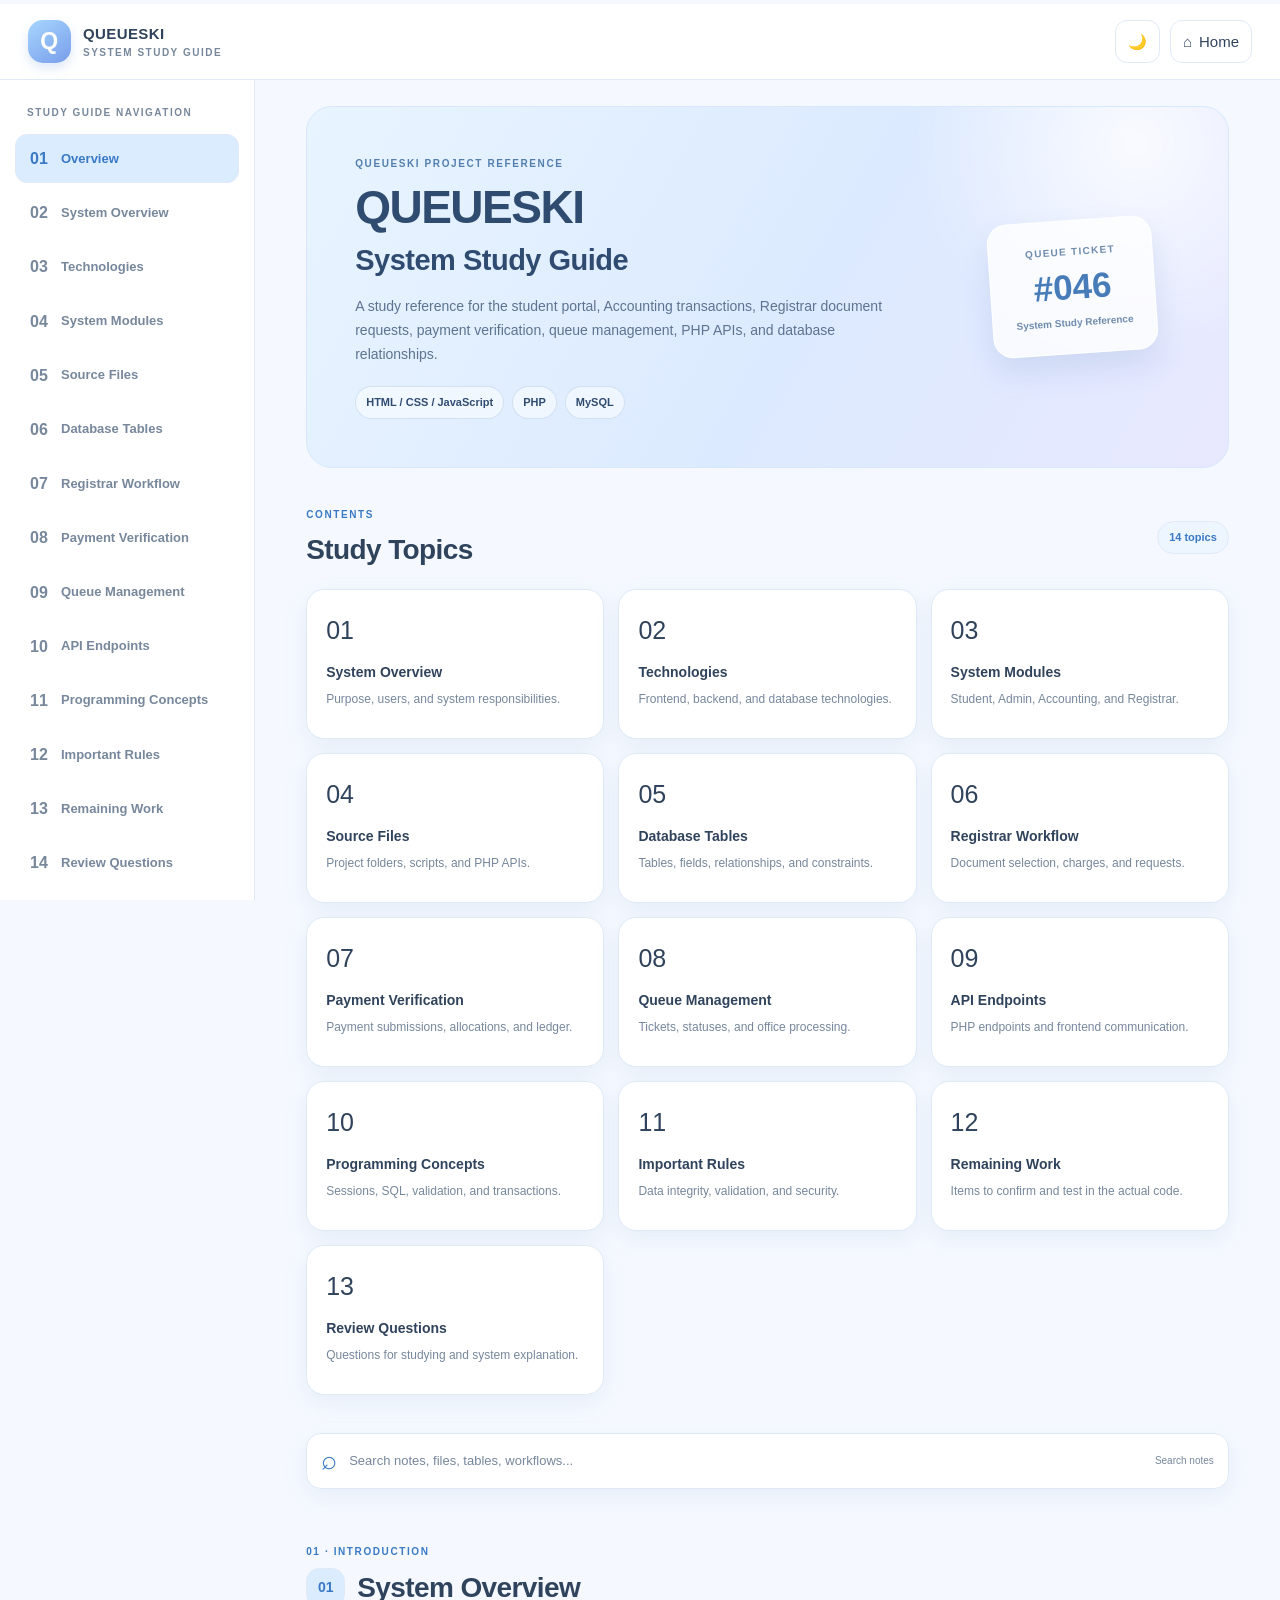
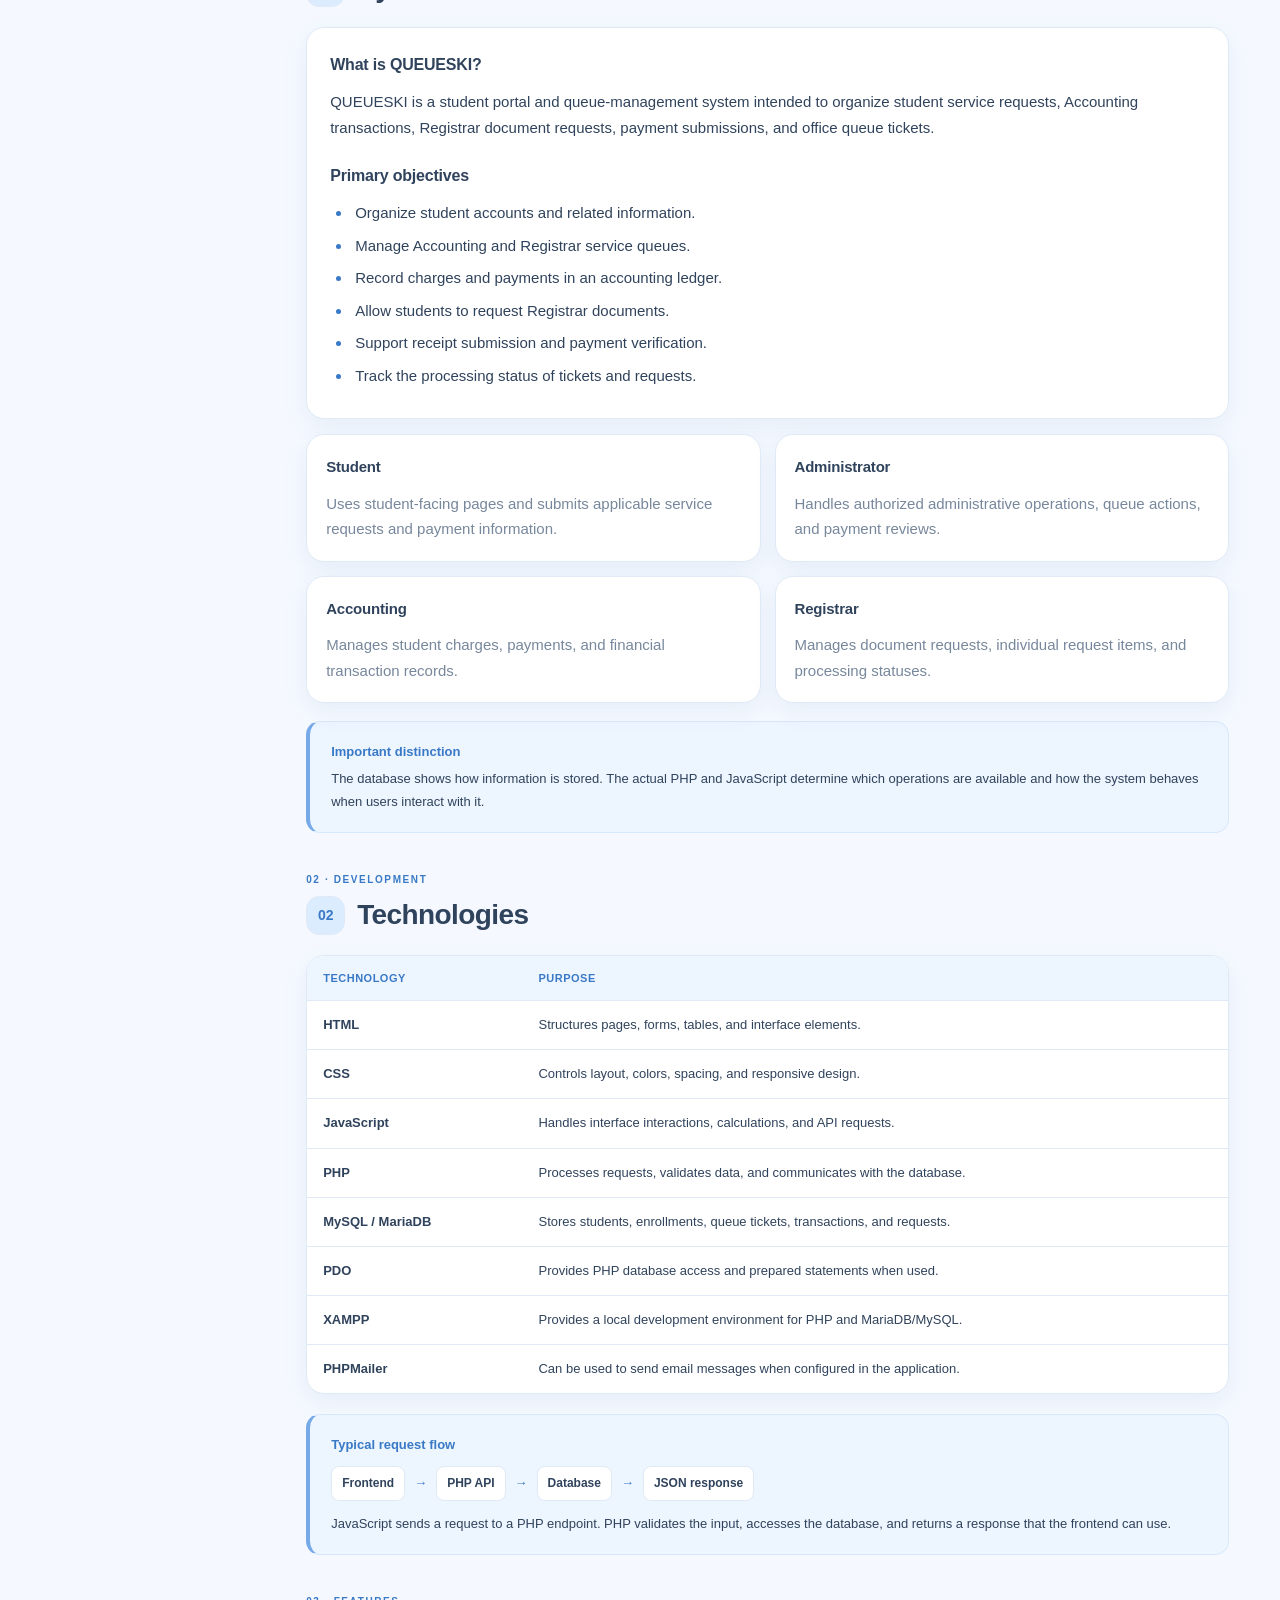
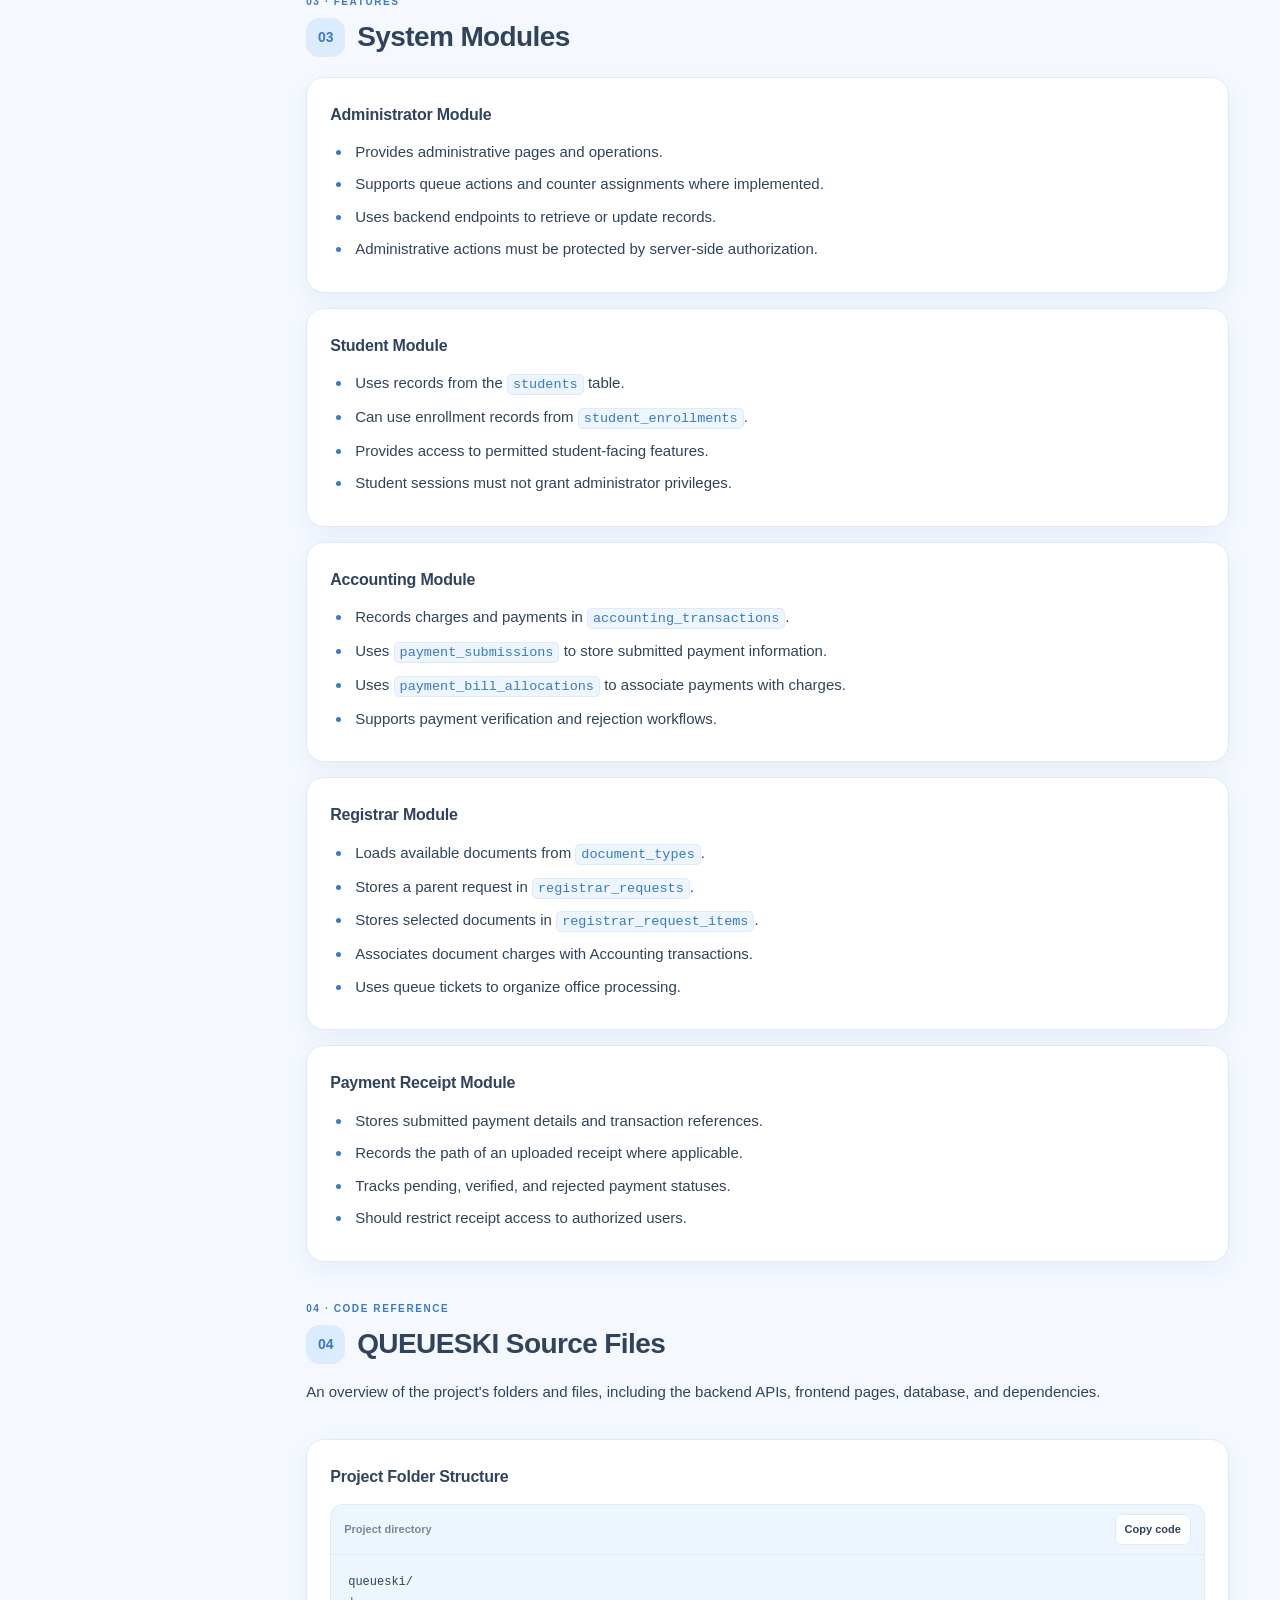
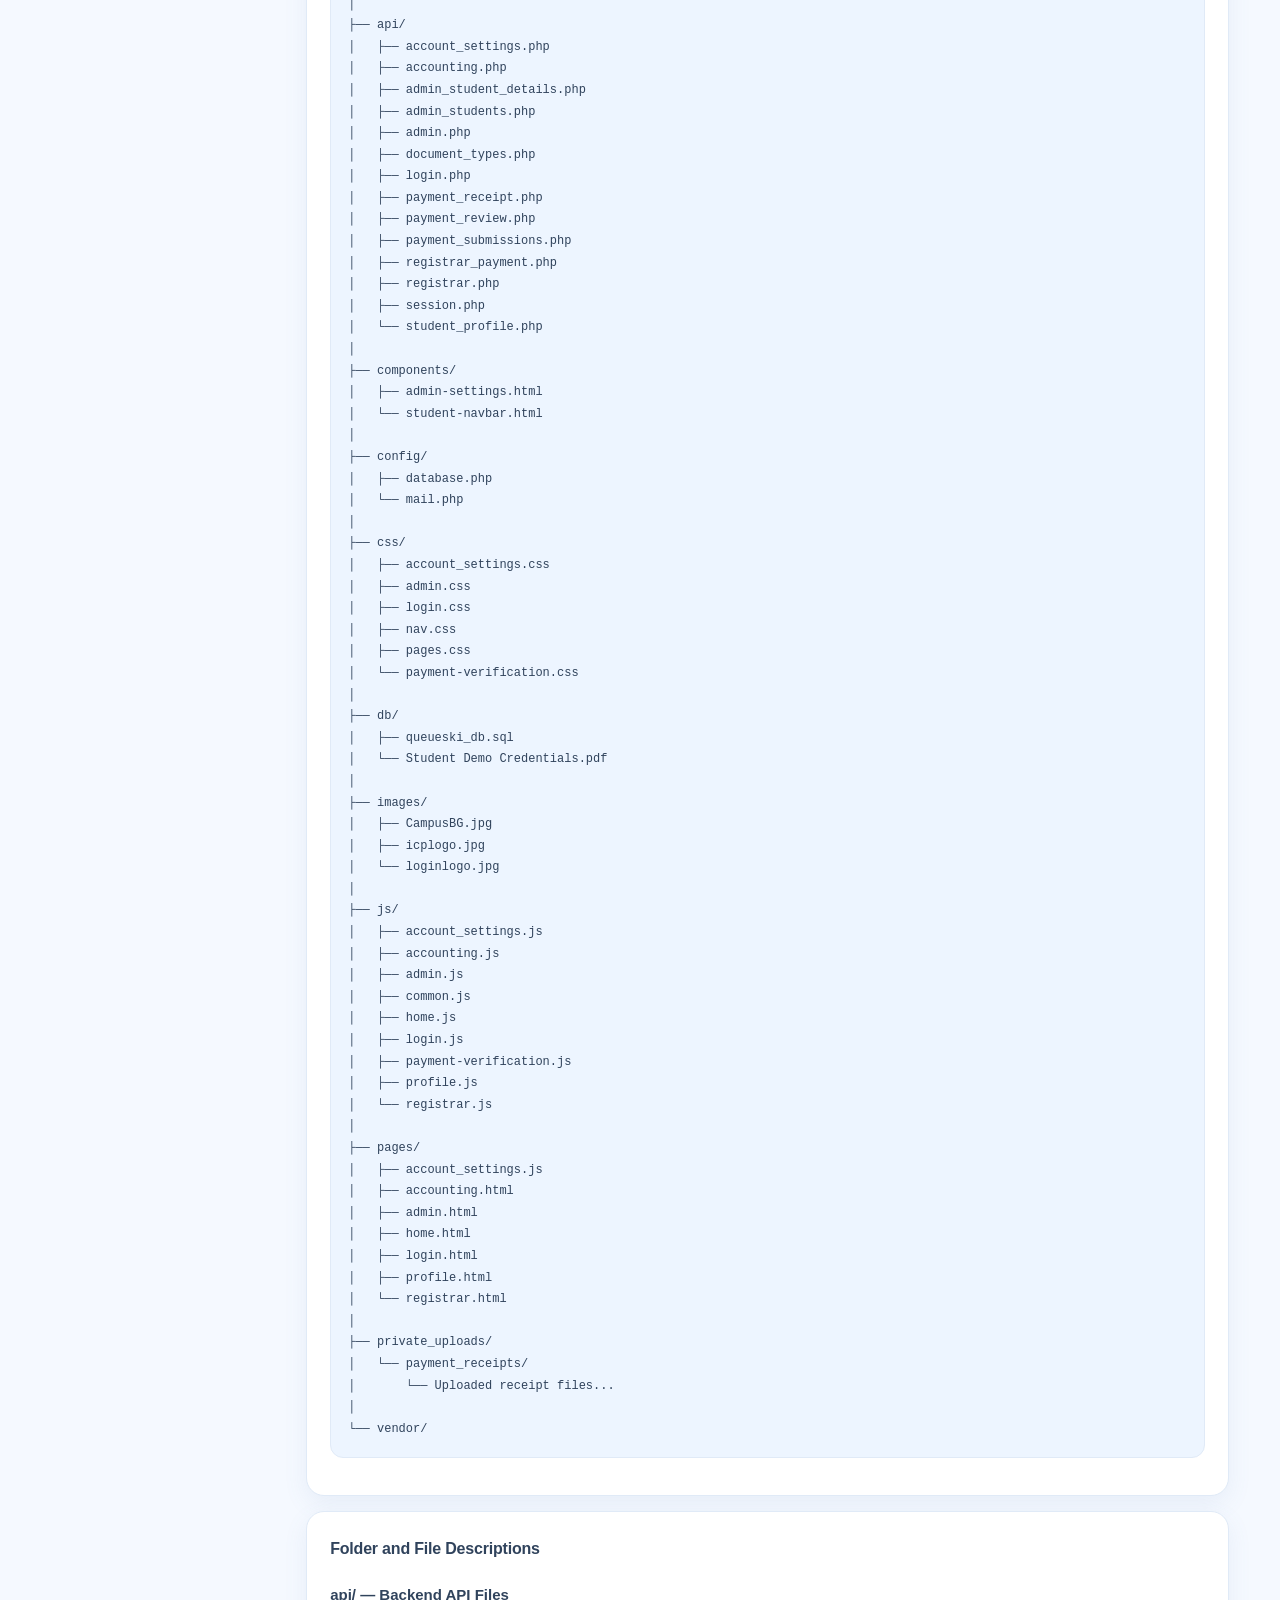
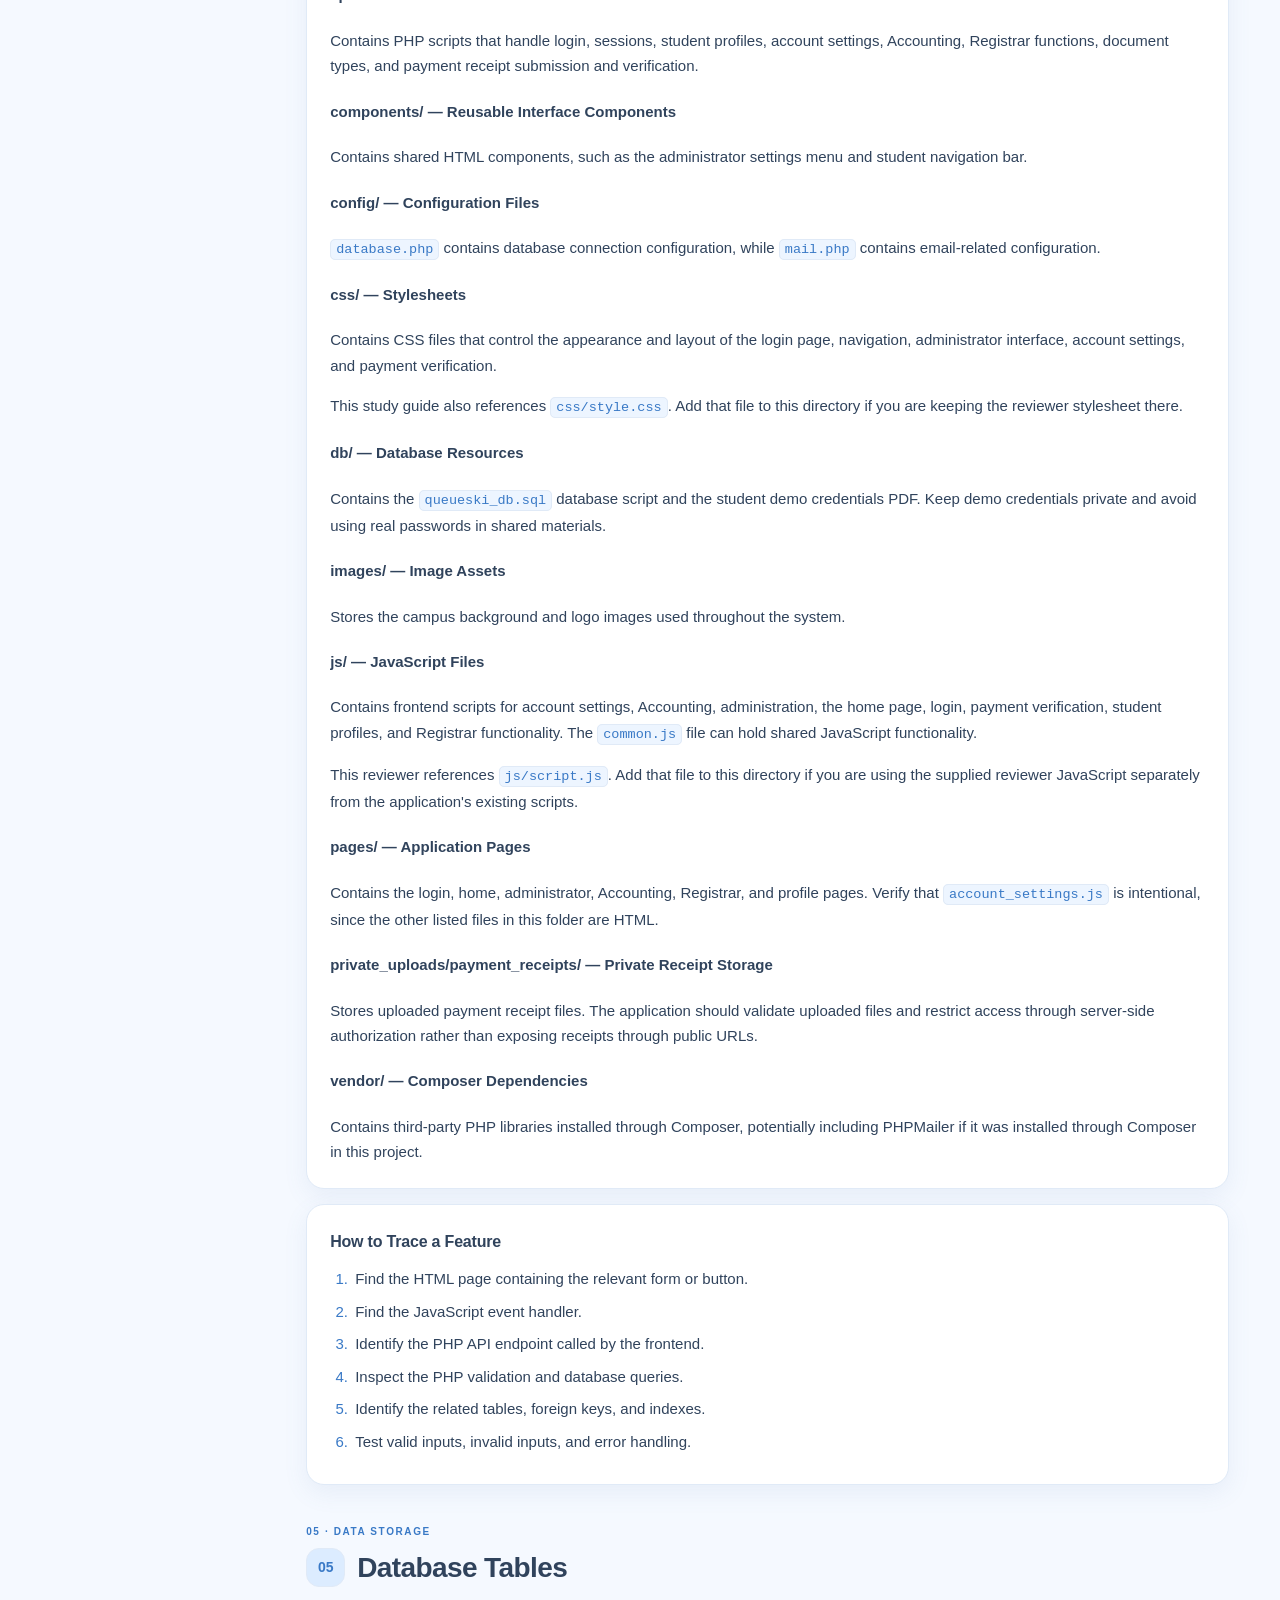
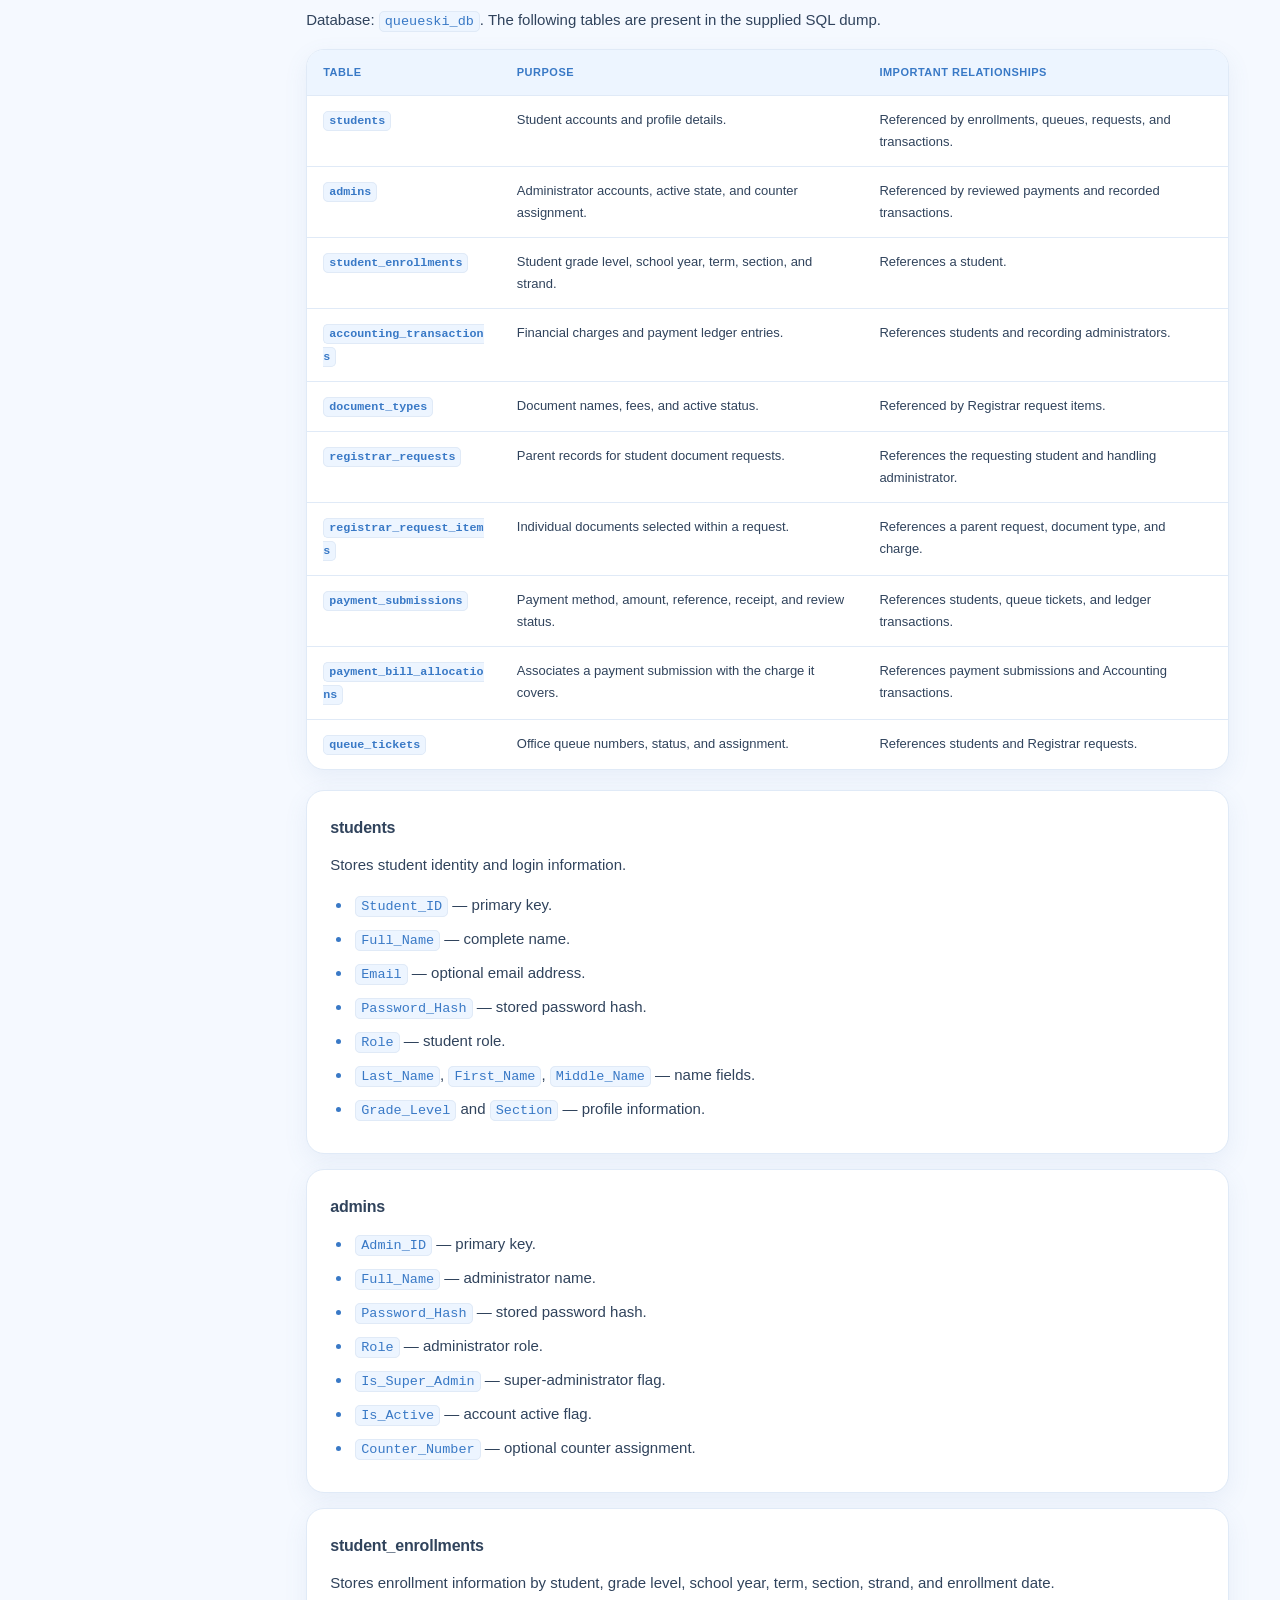
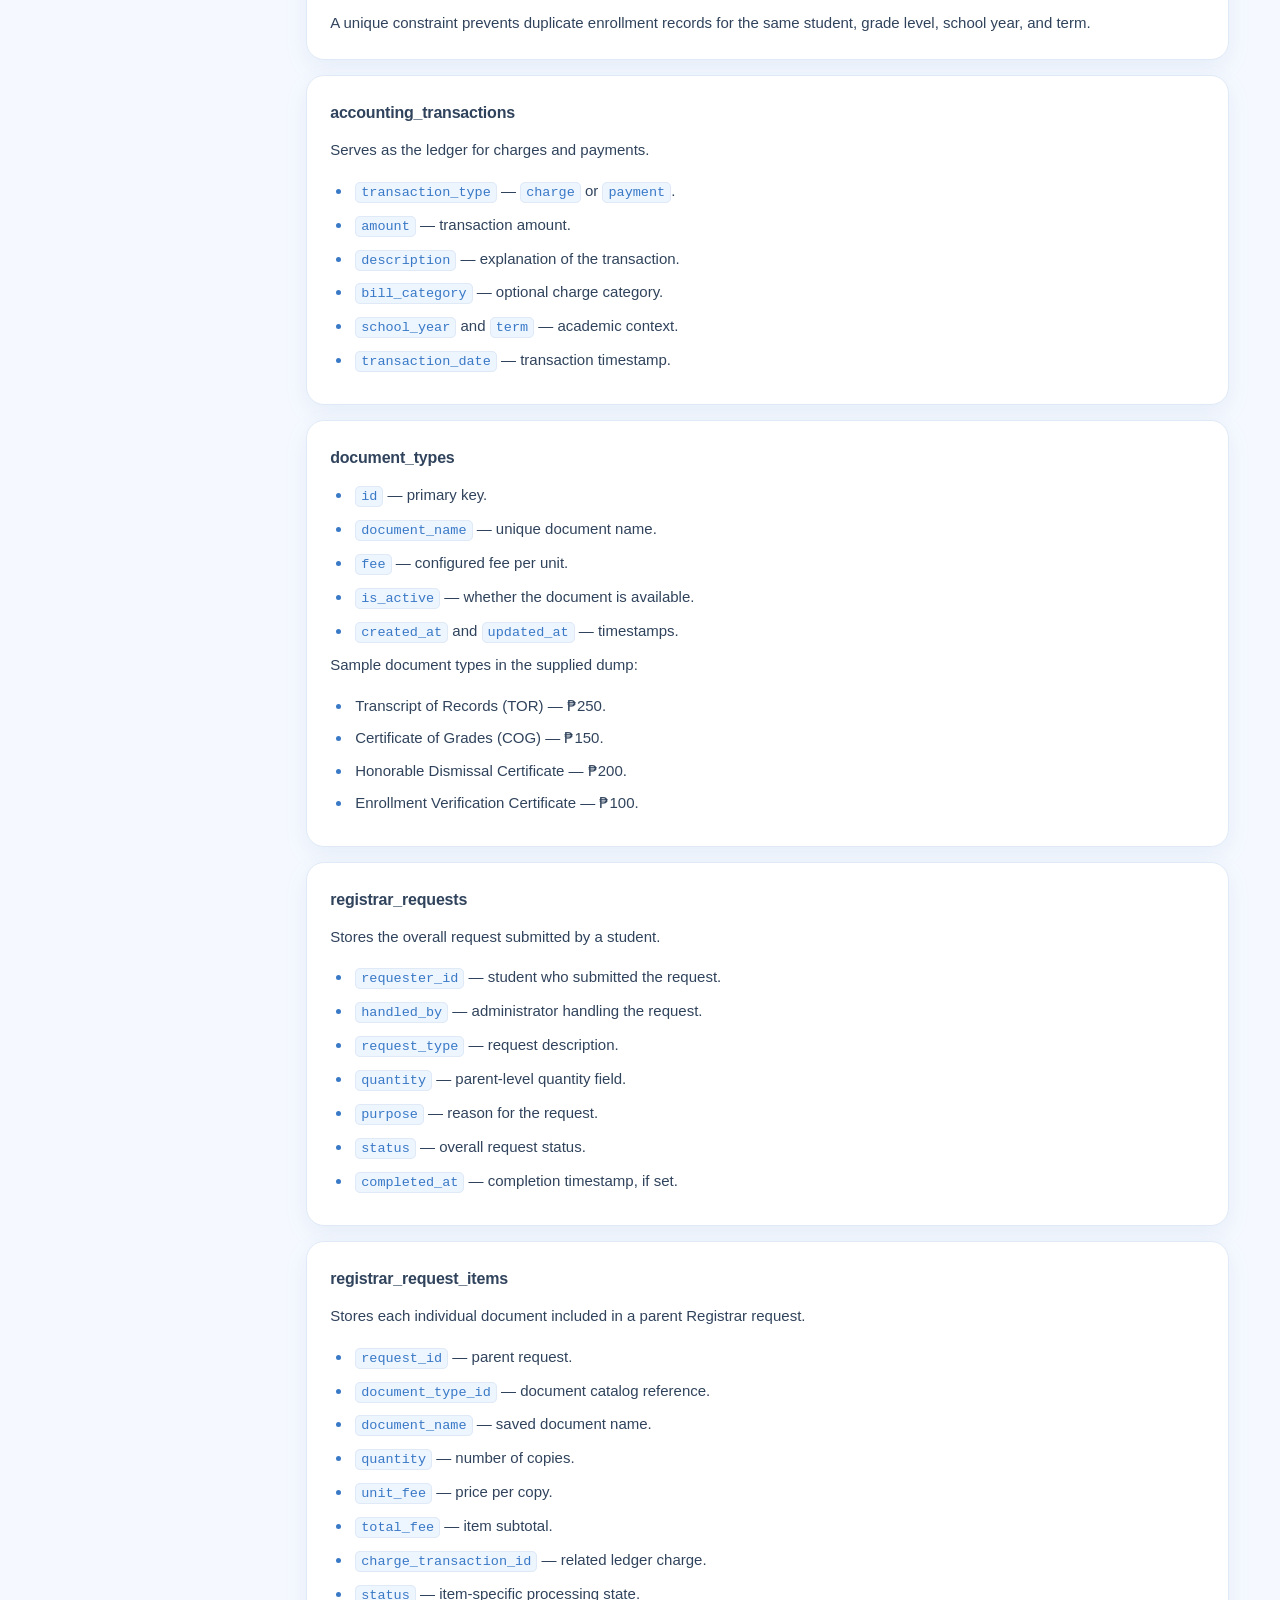
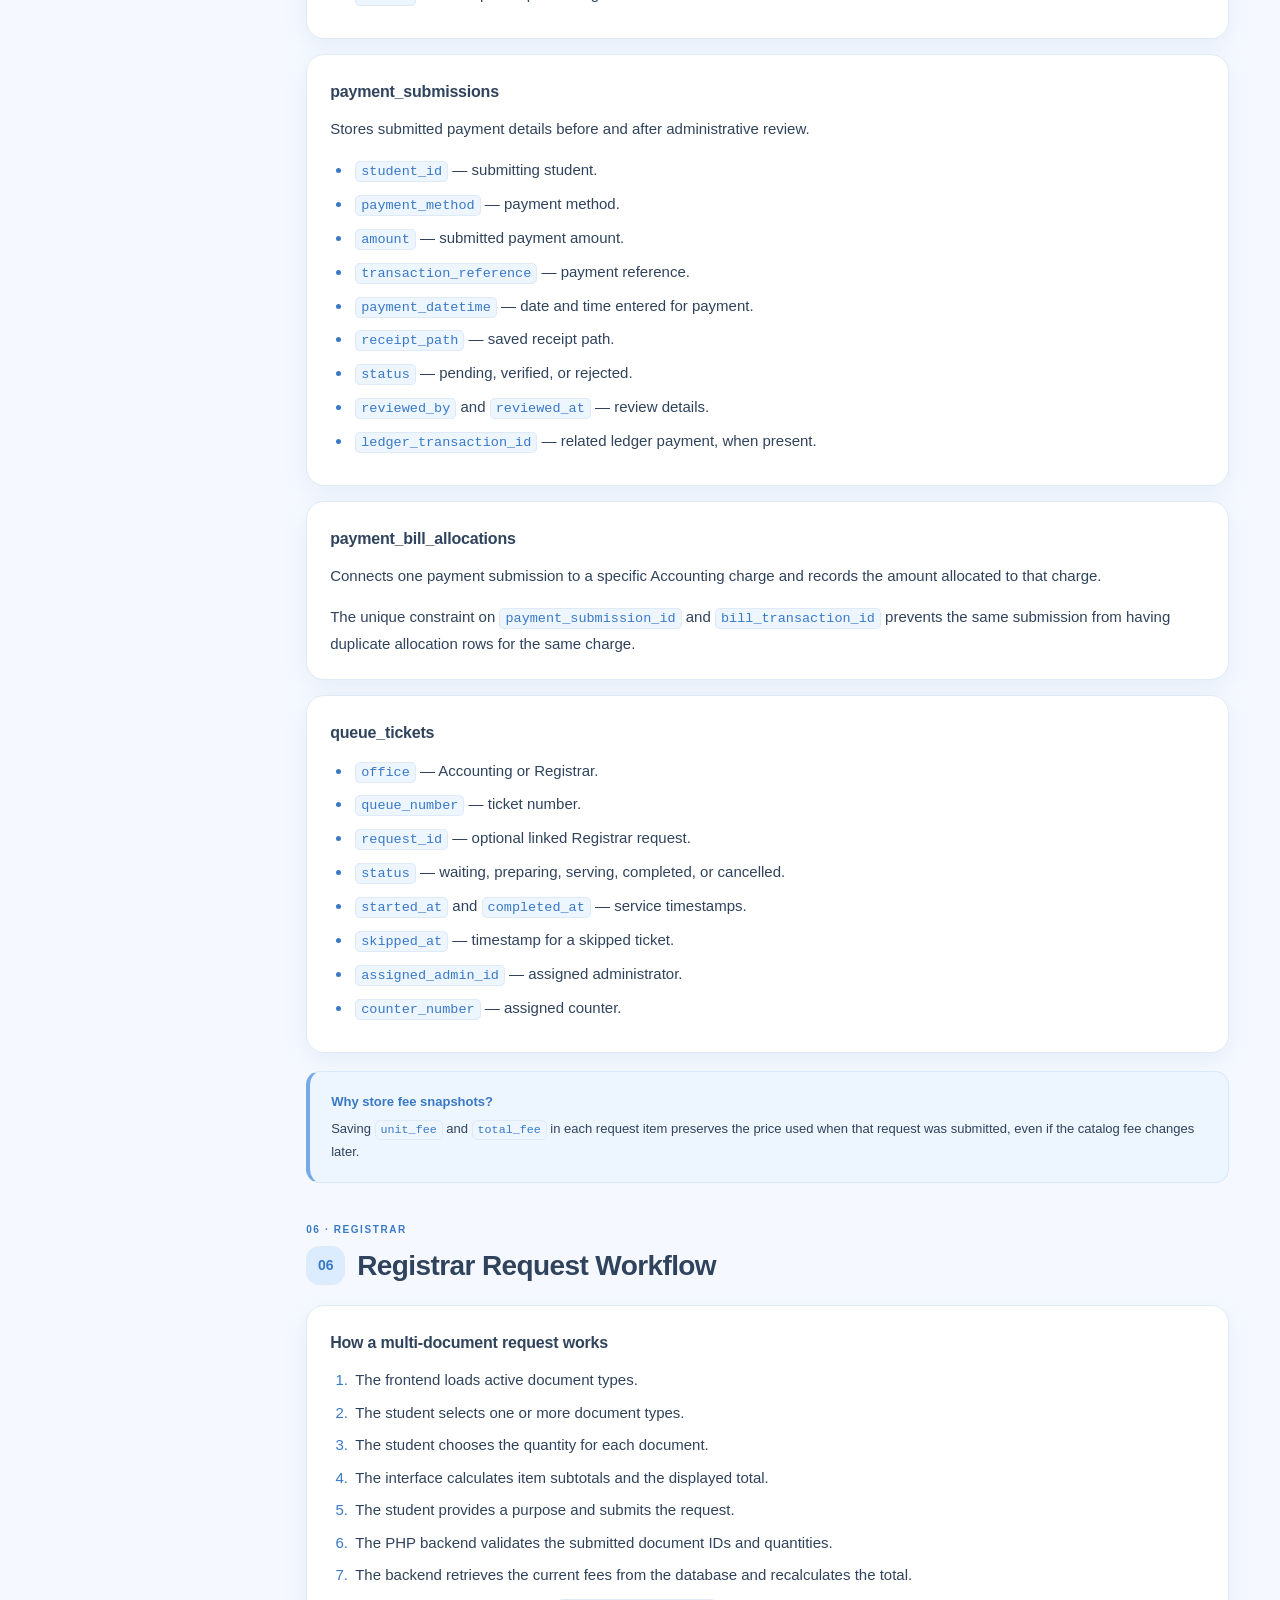
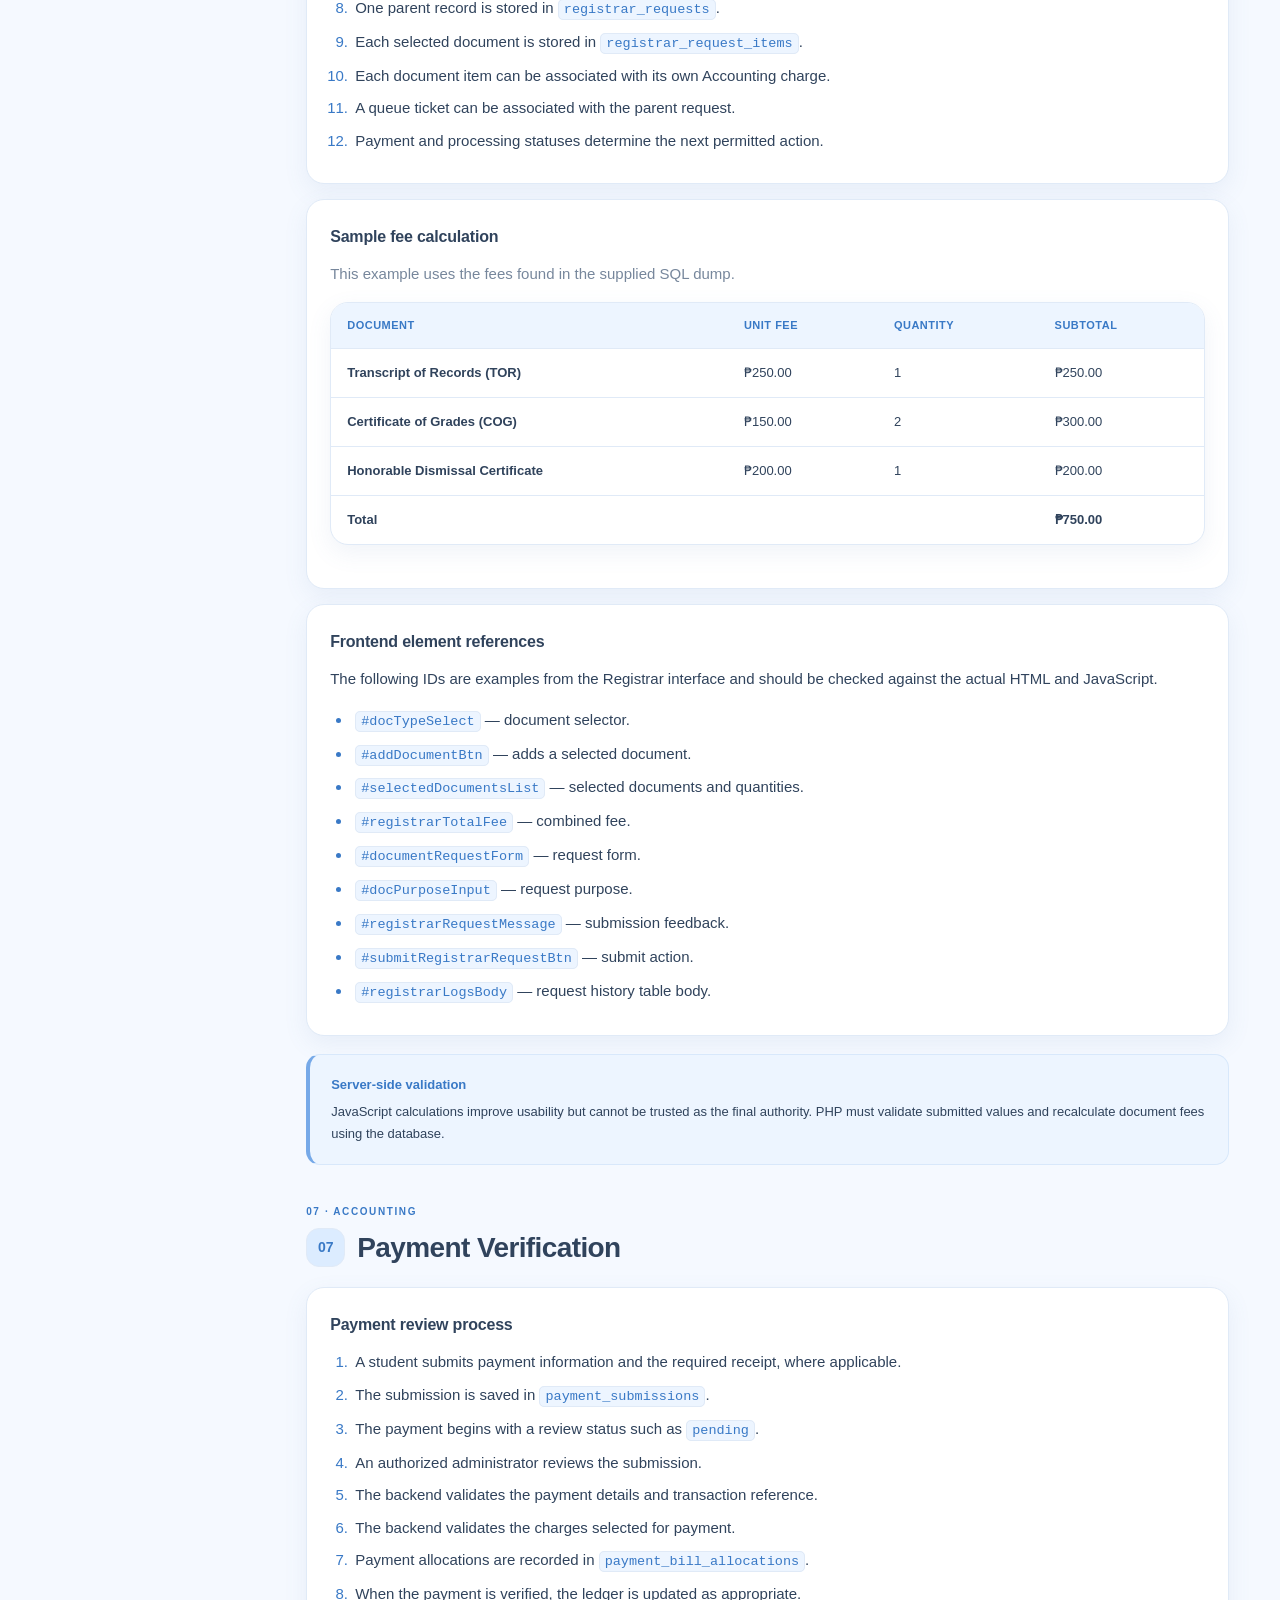
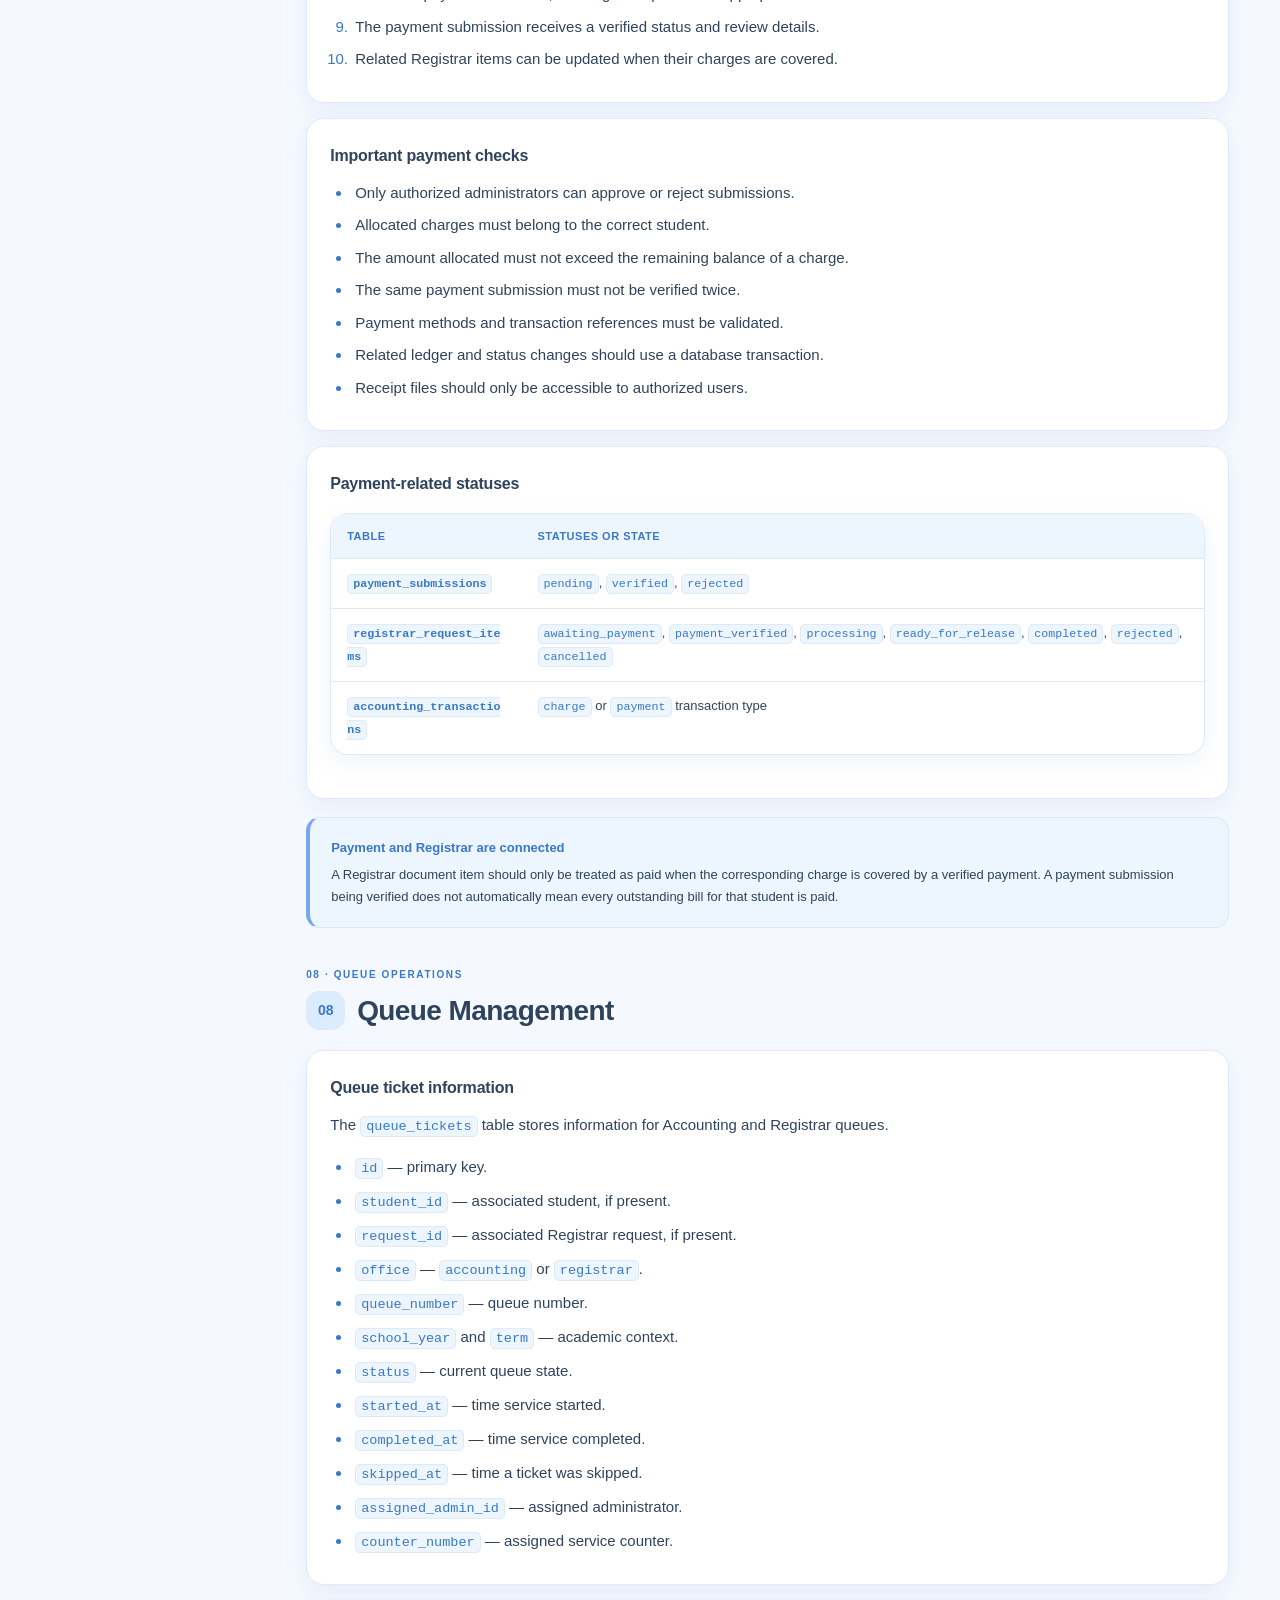
<file: index.html>
<!DOCTYPE html>
<html lang="en">
<head>
    <meta charset="UTF-8">
    <meta name="viewport" content="width=device-width, initial-scale=1.0">
    <meta name="theme-color" content="#dceeff">
    <title>QUEUESKI | System Study Guide</title>
    <link rel="stylesheet" href="css/style.css">
    <script src="js/script.js" defer></script>
</head>
<body>
    <!-- ===================================== -->
    <!--              TOP NAVIGATION           -->
    <!-- ===================================== -->

    <div class="reading-track" aria-hidden="true">
        <div id="progressFill"></div>
    </div>

    <header class="topbar">
        <button
            class="icon-button menu-toggle"
            id="menuToggle"
            aria-label="Open navigation"
            aria-expanded="false"
            type="button"
        >☰</button>

        <a class="brand" href="#home" aria-label="QUEUESKI home">
            <span class="brand-mark">Q</span>
            <span>
                QUEUESKI
                <small>SYSTEM STUDY GUIDE</small>
            </span>
        </a>

        <div class="top-actions">
            <button
                class="icon-button"
                id="themeToggle"
                aria-label="Switch to dark mode"
                title="Toggle theme"
                type="button"
            >🌙</button>

            <button class="home-button" id="homeButton" type="button">
                ⌂ <span>Home</span>
            </button>
        </div>
    </header>

    <div class="layout">
        <div class="sidebar-overlay" id="sidebarOverlay"></div>

        <!-- ===================================== -->
        <!--               SIDEBAR                -->
        <!-- ===================================== -->

        <aside class="sidebar" id="sidebar">
            <div class="sidebar-heading">STUDY GUIDE NAVIGATION</div>

            <nav class="nav-list" aria-label="Study guide navigation">
                <a class="nav-link active" href="#home">
                    <span>01</span> Overview
                </a>
                <a class="nav-link" href="#system-overview">
                    <span>02</span> System Overview
                </a>
                <a class="nav-link" href="#technologies">
                    <span>03</span> Technologies
                </a>
                <a class="nav-link" href="#modules">
                    <span>04</span> System Modules
                </a>
                <a class="nav-link" href="#source-files">
                    <span>05</span> Source Files
                </a>
                <a class="nav-link" href="#database">
                    <span>06</span> Database Tables
                </a>
                <a class="nav-link" href="#registrar-workflow">
                    <span>07</span> Registrar Workflow
                </a>
                <a class="nav-link" href="#payment-workflow">
                    <span>08</span> Payment Verification
                </a>
                <a class="nav-link" href="#queue-workflow">
                    <span>09</span> Queue Management
                </a>
                <a class="nav-link" href="#api-endpoints">
                    <span>10</span> API Endpoints
                </a>
                <a class="nav-link" href="#programming-concepts">
                    <span>11</span> Programming Concepts
                </a>
                <a class="nav-link" href="#rules">
                    <span>12</span> Important Rules
                </a>
                <a class="nav-link" href="#remaining-work">
                    <span>13</span> Remaining Work
                </a>
                <a class="nav-link" href="#review-questions">
                    <span>14</span> Review Questions
                </a>
            </nav>

            <div class="sidebar-note">
                <strong>Study tip</strong>
                <p>
                    Follow a feature from the frontend to its JavaScript,
                    PHP API, and related database tables.
                </p>
            </div>
        </aside>

        <!-- ===================================== -->
        <!--             MAIN CONTENT              -->
        <!-- ===================================== -->

        <main class="main-content">

            <!-- ===================================== -->
            <!--                OVERVIEW               -->
            <!-- ===================================== -->

            <section class="hero searchable" id="home">
                <div class="hero-copy">
                    <div class="eyebrow">QUEUESKI PROJECT REFERENCE</div>

                    <h1>
                        QUEUESKI
                        <span>System Study Guide</span>
                    </h1>

                    <p>
                        A study reference for the student portal,
                        Accounting transactions, Registrar document
                        requests, payment verification, queue management,
                        PHP APIs, and database relationships.
                    </p>

                    <div class="hero-tags">
                        <span>HTML / CSS / JavaScript</span>
                        <span>PHP</span>
                        <span>MySQL</span>
                    </div>
                </div>

                <div class="hero-art" aria-hidden="true">
                    <div class="art-card">
                        <span>QUEUE TICKET</span>
                        <strong>#046</strong>
                        <small>System Study Reference</small>
                    </div>
                </div>
            </section>

            <section class="home-intro searchable" id="home-intro">
                <div class="section-header">
                    <div>
                        <div class="eyebrow">CONTENTS</div>
                        <h2>Study Topics</h2>
                    </div>
                    <span class="pill">14 topics</span>
                </div>

                <div class="category-grid">
                    <a href="#system-overview" class="category-card">
                        <span class="category-icon">01</span>
                        <strong>System Overview</strong>
                        <p>Purpose, users, and system responsibilities.</p>
                    </a>

                    <a href="#technologies" class="category-card">
                        <span class="category-icon">02</span>
                        <strong>Technologies</strong>
                        <p>Frontend, backend, and database technologies.</p>
                    </a>

                    <a href="#modules" class="category-card">
                        <span class="category-icon">03</span>
                        <strong>System Modules</strong>
                        <p>Student, Admin, Accounting, and Registrar.</p>
                    </a>

                    <a href="#source-files" class="category-card">
                        <span class="category-icon">04</span>
                        <strong>Source Files</strong>
                        <p>Project folders, scripts, and PHP APIs.</p>
                    </a>

                    <a href="#database" class="category-card">
                        <span class="category-icon">05</span>
                        <strong>Database Tables</strong>
                        <p>Tables, fields, relationships, and constraints.</p>
                    </a>

                    <a href="#registrar-workflow" class="category-card">
                        <span class="category-icon">06</span>
                        <strong>Registrar Workflow</strong>
                        <p>Document selection, charges, and requests.</p>
                    </a>

                    <a href="#payment-workflow" class="category-card">
                        <span class="category-icon">07</span>
                        <strong>Payment Verification</strong>
                        <p>Payment submissions, allocations, and ledger.</p>
                    </a>

                    <a href="#queue-workflow" class="category-card">
                        <span class="category-icon">08</span>
                        <strong>Queue Management</strong>
                        <p>Tickets, statuses, and office processing.</p>
                    </a>

                    <a href="#api-endpoints" class="category-card">
                        <span class="category-icon">09</span>
                        <strong>API Endpoints</strong>
                        <p>PHP endpoints and frontend communication.</p>
                    </a>

                    <a href="#programming-concepts" class="category-card">
                        <span class="category-icon">10</span>
                        <strong>Programming Concepts</strong>
                        <p>Sessions, SQL, validation, and transactions.</p>
                    </a>

                    <a href="#rules" class="category-card">
                        <span class="category-icon">11</span>
                        <strong>Important Rules</strong>
                        <p>Data integrity, validation, and security.</p>
                    </a>

                    <a href="#remaining-work" class="category-card">
                        <span class="category-icon">12</span>
                        <strong>Remaining Work</strong>
                        <p>Items to confirm and test in the actual code.</p>
                    </a>

                    <a href="#review-questions" class="category-card">
                        <span class="category-icon">13</span>
                        <strong>Review Questions</strong>
                        <p>Questions for studying and system explanation.</p>
                    </a>
                </div>
            </section>

            <!-- ===================================== -->
            <!--                  SEARCH               -->
            <!-- ===================================== -->

            <div class="search-wrap" role="search">
                <span class="search-symbol">⌕</span>
                <input
                    type="search"
                    id="searchInput"
                    placeholder="Search notes, files, tables, workflows..."
                    aria-label="Search study notes"
                >
                <span class="search-hint">Search notes</span>
            </div>

            <p
                class="search-result-count"
                id="searchResultCount"
                aria-live="polite"
            ></p>

            <!-- ===================================== -->
            <!--            SYSTEM OVERVIEW            -->
            <!-- ===================================== -->

            <section class="section searchable" id="system-overview">
                <div class="section-header">
                    <div>
                        <div class="eyebrow">01 · INTRODUCTION</div>
                        <h2>
                            <span class="section-number">01</span>
                            System Overview
                        </h2>
                    </div>
                </div>

                <div class="card">
                    <h3>What is QUEUESKI?</h3>
                    <p>
                        QUEUESKI is a student portal and queue-management
                        system intended to organize student service
                        requests, Accounting transactions, Registrar
                        document requests, payment submissions, and
                        office queue tickets.
                    </p>

                    <h3>Primary objectives</h3>
                    <ul class="list">
                        <li>Organize student accounts and related information.</li>
                        <li>Manage Accounting and Registrar service queues.</li>
                        <li>Record charges and payments in an accounting ledger.</li>
                        <li>Allow students to request Registrar documents.</li>
                        <li>Support receipt submission and payment verification.</li>
                        <li>Track the processing status of tickets and requests.</li>
                    </ul>
                </div>

                <div class="grid four">
                    <div class="card mini-card">
                        <h3>Student</h3>
                        <p class="muted">
                            Uses student-facing pages and submits applicable
                            service requests and payment information.
                        </p>
                    </div>

                    <div class="card mini-card">
                        <h3>Administrator</h3>
                        <p class="muted">
                            Handles authorized administrative operations,
                            queue actions, and payment reviews.
                        </p>
                    </div>

                    <div class="card mini-card">
                        <h3>Accounting</h3>
                        <p class="muted">
                            Manages student charges, payments, and
                            financial transaction records.
                        </p>
                    </div>

                    <div class="card mini-card">
                        <h3>Registrar</h3>
                        <p class="muted">
                            Manages document requests, individual
                            request items, and processing statuses.
                        </p>
                    </div>
                </div>

                <div class="callout">
                    <strong>Important distinction</strong>
                    <p>
                        The database shows how information is stored.
                        The actual PHP and JavaScript determine which
                        operations are available and how the system
                        behaves when users interact with it.
                    </p>
                </div>
            </section>

            <!-- ===================================== -->
            <!--               TECHNOLOGIES            -->
            <!-- ===================================== -->

            <section class="section searchable" id="technologies">
                <div class="section-header">
                    <div>
                        <div class="eyebrow">02 · DEVELOPMENT</div>
                        <h2>
                            <span class="section-number">02</span>
                            Technologies
                        </h2>
                    </div>
                </div>

                <div class="table-wrap">
                    <table>
                        <thead>
                            <tr>
                                <th>Technology</th>
                                <th>Purpose</th>
                            </tr>
                        </thead>
                        <tbody>
                            <tr>
                                <td>HTML</td>
                                <td>Structures pages, forms, tables, and interface elements.</td>
                            </tr>
                            <tr>
                                <td>CSS</td>
                                <td>Controls layout, colors, spacing, and responsive design.</td>
                            </tr>
                            <tr>
                                <td>JavaScript</td>
                                <td>Handles interface interactions, calculations, and API requests.</td>
                            </tr>
                            <tr>
                                <td>PHP</td>
                                <td>Processes requests, validates data, and communicates with the database.</td>
                            </tr>
                            <tr>
                                <td>MySQL / MariaDB</td>
                                <td>Stores students, enrollments, queue tickets, transactions, and requests.</td>
                            </tr>
                            <tr>
                                <td>PDO</td>
                                <td>Provides PHP database access and prepared statements when used.</td>
                            </tr>
                            <tr>
                                <td>XAMPP</td>
                                <td>Provides a local development environment for PHP and MariaDB/MySQL.</td>
                            </tr>
                            <tr>
                                <td>PHPMailer</td>
                                <td>Can be used to send email messages when configured in the application.</td>
                            </tr>
                        </tbody>
                    </table>
                </div>

                <div class="callout">
                    <strong>Typical request flow</strong>
                    <p class="flowline">
                        <span>Frontend</span>
                        <b>→</b>
                        <span>PHP API</span>
                        <b>→</b>
                        <span>Database</span>
                        <b>→</b>
                        <span>JSON response</span>
                    </p>
                    <p>
                        JavaScript sends a request to a PHP endpoint.
                        PHP validates the input, accesses the database,
                        and returns a response that the frontend can use.
                    </p>
                </div>
            </section>

            <!-- ===================================== -->
            <!--              SYSTEM MODULES           -->
            <!-- ===================================== -->

            <section class="section searchable" id="modules">
                <div class="section-header">
                    <div>
                        <div class="eyebrow">03 · FEATURES</div>
                        <h2>
                            <span class="section-number">03</span>
                            System Modules
                        </h2>
                    </div>
                </div>

                <div class="card">
                    <h3>Administrator Module</h3>
                    <ul class="list">
                        <li>Provides administrative pages and operations.</li>
                        <li>Supports queue actions and counter assignments where implemented.</li>
                        <li>Uses backend endpoints to retrieve or update records.</li>
                        <li>Administrative actions must be protected by server-side authorization.</li>
                    </ul>
                </div>

                <div class="card">
                    <h3>Student Module</h3>
                    <ul class="list">
                        <li>Uses records from the <code>students</code> table.</li>
                        <li>Can use enrollment records from <code>student_enrollments</code>.</li>
                        <li>Provides access to permitted student-facing features.</li>
                        <li>Student sessions must not grant administrator privileges.</li>
                    </ul>
                </div>

                <div class="card">
                    <h3>Accounting Module</h3>
                    <ul class="list">
                        <li>Records charges and payments in <code>accounting_transactions</code>.</li>
                        <li>Uses <code>payment_submissions</code> to store submitted payment information.</li>
                        <li>Uses <code>payment_bill_allocations</code> to associate payments with charges.</li>
                        <li>Supports payment verification and rejection workflows.</li>
                    </ul>
                </div>

                <div class="card">
                    <h3>Registrar Module</h3>
                    <ul class="list">
                        <li>Loads available documents from <code>document_types</code>.</li>
                        <li>Stores a parent request in <code>registrar_requests</code>.</li>
                        <li>Stores selected documents in <code>registrar_request_items</code>.</li>
                        <li>Associates document charges with Accounting transactions.</li>
                        <li>Uses queue tickets to organize office processing.</li>
                    </ul>
                </div>

                <div class="card">
                    <h3>Payment Receipt Module</h3>
                    <ul class="list">
                        <li>Stores submitted payment details and transaction references.</li>
                        <li>Records the path of an uploaded receipt where applicable.</li>
                        <li>Tracks pending, verified, and rejected payment statuses.</li>
                        <li>Should restrict receipt access to authorized users.</li>
                    </ul>
                </div>
            </section>

            <!-- ===================================== -->
            <!--               SOURCE FILES             -->
            <!-- ===================================== -->

            <section id="source-files" class="section searchable">
                <div class="section-header">
                    <div>
                        <div class="eyebrow">04 · CODE REFERENCE</div>
                        <h2>
                            <span class="section-number">04</span>
                            QUEUESKI Source Files
                        </h2>
                        <p>
                            An overview of the project's folders and files,
                            including the backend APIs, frontend pages,
                            database, and dependencies.
                        </p>
                    </div>
                </div>

                <div class="card">
                    <h3>Project Folder Structure</h3>

                    <div class="code-box">
                        <div class="code-header">
                            <span>Project directory</span>
                            <button class="copy-button" type="button">Copy code</button>
                        </div>

                        <pre><code>queueski/
│
├── api/
│   ├── account_settings.php
│   ├── accounting.php
│   ├── admin_student_details.php
│   ├── admin_students.php
│   ├── admin.php
│   ├── document_types.php
│   ├── login.php
│   ├── payment_receipt.php
│   ├── payment_review.php
│   ├── payment_submissions.php
│   ├── registrar_payment.php
│   ├── registrar.php
│   ├── session.php
│   └── student_profile.php
│
├── components/
│   ├── admin-settings.html
│   └── student-navbar.html
│
├── config/
│   ├── database.php
│   └── mail.php
│
├── css/
│   ├── account_settings.css
│   ├── admin.css
│   ├── login.css
│   ├── nav.css
│   ├── pages.css
│   └── payment-verification.css
│
├── db/
│   ├── queueski_db.sql
│   └── Student Demo Credentials.pdf
│
├── images/
│   ├── CampusBG.jpg
│   ├── icplogo.jpg
│   └── loginlogo.jpg
│
├── js/
│   ├── account_settings.js
│   ├── accounting.js
│   ├── admin.js
│   ├── common.js
│   ├── home.js
│   ├── login.js
│   ├── payment-verification.js
│   ├── profile.js
│   └── registrar.js
│
├── pages/
│   ├── account_settings.js
│   ├── accounting.html
│   ├── admin.html
│   ├── home.html
│   ├── login.html
│   ├── profile.html
│   └── registrar.html
│
├── private_uploads/
│   └── payment_receipts/
│       └── Uploaded receipt files...
│
└── vendor/</code></pre>
                    </div>
                </div>

                <div class="card">
                    <h3>Folder and File Descriptions</h3>

                    <div class="review-item">
                        <h4>api/ — Backend API Files</h4>
                        <p>
                            Contains PHP scripts that handle login, sessions,
                            student profiles, account settings, Accounting,
                            Registrar functions, document types, and payment
                            receipt submission and verification.
                        </p>
                    </div>

                    <div class="review-item">
                        <h4>components/ — Reusable Interface Components</h4>
                        <p>
                            Contains shared HTML components, such as the
                            administrator settings menu and student
                            navigation bar.
                        </p>
                    </div>

                    <div class="review-item">
                        <h4>config/ — Configuration Files</h4>
                        <p>
                            <code>database.php</code> contains database
                            connection configuration, while
                            <code>mail.php</code> contains email-related
                            configuration.
                        </p>
                    </div>

                    <div class="review-item">
                        <h4>css/ — Stylesheets</h4>
                        <p>
                            Contains CSS files that control the appearance
                            and layout of the login page, navigation,
                            administrator interface, account settings,
                            and payment verification.
                        </p>
                        <p>
                            This study guide also references
                            <code>css/style.css</code>. Add that file to
                            this directory if you are keeping the
                            reviewer stylesheet there.
                        </p>
                    </div>

                    <div class="review-item">
                        <h4>db/ — Database Resources</h4>
                        <p>
                            Contains the <code>queueski_db.sql</code>
                            database script and the student demo
                            credentials PDF. Keep demo credentials private
                            and avoid using real passwords in shared
                            materials.
                        </p>
                    </div>

                    <div class="review-item">
                        <h4>images/ — Image Assets</h4>
                        <p>
                            Stores the campus background and logo images
                            used throughout the system.
                        </p>
                    </div>

                    <div class="review-item">
                        <h4>js/ — JavaScript Files</h4>
                        <p>
                            Contains frontend scripts for account settings,
                            Accounting, administration, the home page,
                            login, payment verification, student profiles,
                            and Registrar functionality. The
                            <code>common.js</code> file can hold shared
                            JavaScript functionality.
                        </p>
                        <p>
                            This reviewer references
                            <code>js/script.js</code>. Add that file to
                            this directory if you are using the supplied
                            reviewer JavaScript separately from the
                            application's existing scripts.
                        </p>
                    </div>

                    <div class="review-item">
                        <h4>pages/ — Application Pages</h4>
                        <p>
                            Contains the login, home, administrator,
                            Accounting, Registrar, and profile pages.
                            Verify that <code>account_settings.js</code>
                            is intentional, since the other listed files
                            in this folder are HTML.
                        </p>
                    </div>

                    <div class="review-item">
                        <h4>private_uploads/payment_receipts/ — Private Receipt Storage</h4>
                        <p>
                            Stores uploaded payment receipt files. The
                            application should validate uploaded files and
                            restrict access through server-side
                            authorization rather than exposing receipts
                            through public URLs.
                        </p>
                    </div>

                    <div class="review-item">
                        <h4>vendor/ — Composer Dependencies</h4>
                        <p>
                            Contains third-party PHP libraries installed
                            through Composer, potentially including
                            PHPMailer if it was installed through Composer
                            in this project.
                        </p>
                    </div>
                </div>

                <div class="card">
                    <h3>How to Trace a Feature</h3>
                    <ol class="list">
                        <li>Find the HTML page containing the relevant form or button.</li>
                        <li>Find the JavaScript event handler.</li>
                        <li>Identify the PHP API endpoint called by the frontend.</li>
                        <li>Inspect the PHP validation and database queries.</li>
                        <li>Identify the related tables, foreign keys, and indexes.</li>
                        <li>Test valid inputs, invalid inputs, and error handling.</li>
                    </ol>
                </div>
            </section>

            <!-- ===================================== -->
            <!--              DATABASE TABLES          -->
            <!-- ===================================== -->

            <section class="section searchable" id="database">
                <div class="section-header">
                    <div>
                        <div class="eyebrow">05 · DATA STORAGE</div>
                        <h2>
                            <span class="section-number">05</span>
                            Database Tables
                        </h2>
                    </div>
                </div>

                <p>
                    Database: <code>queueski_db</code>.
                    The following tables are present in the supplied
                    SQL dump.
                </p>

                <div class="table-wrap">
                    <table>
                        <thead>
                            <tr>
                                <th>Table</th>
                                <th>Purpose</th>
                                <th>Important relationships</th>
                            </tr>
                        </thead>
                        <tbody>
                            <tr>
                                <td><code>students</code></td>
                                <td>Student accounts and profile details.</td>
                                <td>Referenced by enrollments, queues, requests, and transactions.</td>
                            </tr>
                            <tr>
                                <td><code>admins</code></td>
                                <td>Administrator accounts, active state, and counter assignment.</td>
                                <td>Referenced by reviewed payments and recorded transactions.</td>
                            </tr>
                            <tr>
                                <td><code>student_enrollments</code></td>
                                <td>Student grade level, school year, term, section, and strand.</td>
                                <td>References a student.</td>
                            </tr>
                            <tr>
                                <td><code>accounting_transactions</code></td>
                                <td>Financial charges and payment ledger entries.</td>
                                <td>References students and recording administrators.</td>
                            </tr>
                            <tr>
                                <td><code>document_types</code></td>
                                <td>Document names, fees, and active status.</td>
                                <td>Referenced by Registrar request items.</td>
                            </tr>
                            <tr>
                                <td><code>registrar_requests</code></td>
                                <td>Parent records for student document requests.</td>
                                <td>References the requesting student and handling administrator.</td>
                            </tr>
                            <tr>
                                <td><code>registrar_request_items</code></td>
                                <td>Individual documents selected within a request.</td>
                                <td>References a parent request, document type, and charge.</td>
                            </tr>
                            <tr>
                                <td><code>payment_submissions</code></td>
                                <td>Payment method, amount, reference, receipt, and review status.</td>
                                <td>References students, queue tickets, and ledger transactions.</td>
                            </tr>
                            <tr>
                                <td><code>payment_bill_allocations</code></td>
                                <td>Associates a payment submission with the charge it covers.</td>
                                <td>References payment submissions and Accounting transactions.</td>
                            </tr>
                            <tr>
                                <td><code>queue_tickets</code></td>
                                <td>Office queue numbers, status, and assignment.</td>
                                <td>References students and Registrar requests.</td>
                            </tr>
                        </tbody>
                    </table>
                </div>

                <div class="card">
                    <h3>students</h3>
                    <p>
                        Stores student identity and login information.
                    </p>
                    <ul class="list">
                        <li><code>Student_ID</code> — primary key.</li>
                        <li><code>Full_Name</code> — complete name.</li>
                        <li><code>Email</code> — optional email address.</li>
                        <li><code>Password_Hash</code> — stored password hash.</li>
                        <li><code>Role</code> — student role.</li>
                        <li><code>Last_Name</code>, <code>First_Name</code>, <code>Middle_Name</code> — name fields.</li>
                        <li><code>Grade_Level</code> and <code>Section</code> — profile information.</li>
                    </ul>
                </div>

                <div class="card">
                    <h3>admins</h3>
                    <ul class="list">
                        <li><code>Admin_ID</code> — primary key.</li>
                        <li><code>Full_Name</code> — administrator name.</li>
                        <li><code>Password_Hash</code> — stored password hash.</li>
                        <li><code>Role</code> — administrator role.</li>
                        <li><code>Is_Super_Admin</code> — super-administrator flag.</li>
                        <li><code>Is_Active</code> — account active flag.</li>
                        <li><code>Counter_Number</code> — optional counter assignment.</li>
                    </ul>
                </div>

                <div class="card">
                    <h3>student_enrollments</h3>
                    <p>
                        Stores enrollment information by student,
                        grade level, school year, term, section,
                        strand, and enrollment date.
                    </p>
                    <p>
                        A unique constraint prevents duplicate
                        enrollment records for the same student,
                        grade level, school year, and term.
                    </p>
                </div>

                <div class="card">
                    <h3>accounting_transactions</h3>
                    <p>
                        Serves as the ledger for charges and payments.
                    </p>
                    <ul class="list">
                        <li><code>transaction_type</code> — <code>charge</code> or <code>payment</code>.</li>
                        <li><code>amount</code> — transaction amount.</li>
                        <li><code>description</code> — explanation of the transaction.</li>
                        <li><code>bill_category</code> — optional charge category.</li>
                        <li><code>school_year</code> and <code>term</code> — academic context.</li>
                        <li><code>transaction_date</code> — transaction timestamp.</li>
                    </ul>
                </div>

                <div class="card">
                    <h3>document_types</h3>
                    <ul class="list">
                        <li><code>id</code> — primary key.</li>
                        <li><code>document_name</code> — unique document name.</li>
                        <li><code>fee</code> — configured fee per unit.</li>
                        <li><code>is_active</code> — whether the document is available.</li>
                        <li><code>created_at</code> and <code>updated_at</code> — timestamps.</li>
                    </ul>

                    <p>Sample document types in the supplied dump:</p>
                    <ul class="list">
                        <li>Transcript of Records (TOR) — ₱250.</li>
                        <li>Certificate of Grades (COG) — ₱150.</li>
                        <li>Honorable Dismissal Certificate — ₱200.</li>
                        <li>Enrollment Verification Certificate — ₱100.</li>
                    </ul>
                </div>

                <div class="card">
                    <h3>registrar_requests</h3>
                    <p>
                        Stores the overall request submitted by a student.
                    </p>
                    <ul class="list">
                        <li><code>requester_id</code> — student who submitted the request.</li>
                        <li><code>handled_by</code> — administrator handling the request.</li>
                        <li><code>request_type</code> — request description.</li>
                        <li><code>quantity</code> — parent-level quantity field.</li>
                        <li><code>purpose</code> — reason for the request.</li>
                        <li><code>status</code> — overall request status.</li>
                        <li><code>completed_at</code> — completion timestamp, if set.</li>
                    </ul>
                </div>

                <div class="card">
                    <h3>registrar_request_items</h3>
                    <p>
                        Stores each individual document included in a
                        parent Registrar request.
                    </p>
                    <ul class="list">
                        <li><code>request_id</code> — parent request.</li>
                        <li><code>document_type_id</code> — document catalog reference.</li>
                        <li><code>document_name</code> — saved document name.</li>
                        <li><code>quantity</code> — number of copies.</li>
                        <li><code>unit_fee</code> — price per copy.</li>
                        <li><code>total_fee</code> — item subtotal.</li>
                        <li><code>charge_transaction_id</code> — related ledger charge.</li>
                        <li><code>status</code> — item-specific processing state.</li>
                    </ul>
                </div>

                <div class="card">
                    <h3>payment_submissions</h3>
                    <p>
                        Stores submitted payment details before and
                        after administrative review.
                    </p>
                    <ul class="list">
                        <li><code>student_id</code> — submitting student.</li>
                        <li><code>payment_method</code> — payment method.</li>
                        <li><code>amount</code> — submitted payment amount.</li>
                        <li><code>transaction_reference</code> — payment reference.</li>
                        <li><code>payment_datetime</code> — date and time entered for payment.</li>
                        <li><code>receipt_path</code> — saved receipt path.</li>
                        <li><code>status</code> — pending, verified, or rejected.</li>
                        <li><code>reviewed_by</code> and <code>reviewed_at</code> — review details.</li>
                        <li><code>ledger_transaction_id</code> — related ledger payment, when present.</li>
                    </ul>
                </div>

                <div class="card">
                    <h3>payment_bill_allocations</h3>
                    <p>
                        Connects one payment submission to a specific
                        Accounting charge and records the amount
                        allocated to that charge.
                    </p>
                    <p>
                        The unique constraint on
                        <code>payment_submission_id</code> and
                        <code>bill_transaction_id</code> prevents the
                        same submission from having duplicate allocation
                        rows for the same charge.
                    </p>
                </div>

                <div class="card">
                    <h3>queue_tickets</h3>
                    <ul class="list">
                        <li><code>office</code> — Accounting or Registrar.</li>
                        <li><code>queue_number</code> — ticket number.</li>
                        <li><code>request_id</code> — optional linked Registrar request.</li>
                        <li><code>status</code> — waiting, preparing, serving, completed, or cancelled.</li>
                        <li><code>started_at</code> and <code>completed_at</code> — service timestamps.</li>
                        <li><code>skipped_at</code> — timestamp for a skipped ticket.</li>
                        <li><code>assigned_admin_id</code> — assigned administrator.</li>
                        <li><code>counter_number</code> — assigned counter.</li>
                    </ul>
                </div>

                <div class="callout">
                    <strong>Why store fee snapshots?</strong>
                    <p>
                        Saving <code>unit_fee</code> and
                        <code>total_fee</code> in each request item
                        preserves the price used when that request
                        was submitted, even if the catalog fee
                        changes later.
                    </p>
                </div>
            </section>

            <!-- ===================================== -->
            <!--             REGISTRAR FLOW            -->
            <!-- ===================================== -->

            <section class="section searchable" id="registrar-workflow">
                <div class="section-header">
                    <div>
                        <div class="eyebrow">06 · REGISTRAR</div>
                        <h2>
                            <span class="section-number">06</span>
                            Registrar Request Workflow
                        </h2>
                    </div>
                </div>

                <div class="card">
                    <h3>How a multi-document request works</h3>
                    <ol class="list">
                        <li>The frontend loads active document types.</li>
                        <li>The student selects one or more document types.</li>
                        <li>The student chooses the quantity for each document.</li>
                        <li>The interface calculates item subtotals and the displayed total.</li>
                        <li>The student provides a purpose and submits the request.</li>
                        <li>The PHP backend validates the submitted document IDs and quantities.</li>
                        <li>The backend retrieves the current fees from the database and recalculates the total.</li>
                        <li>One parent record is stored in <code>registrar_requests</code>.</li>
                        <li>Each selected document is stored in <code>registrar_request_items</code>.</li>
                        <li>Each document item can be associated with its own Accounting charge.</li>
                        <li>A queue ticket can be associated with the parent request.</li>
                        <li>Payment and processing statuses determine the next permitted action.</li>
                    </ol>
                </div>

                <div class="card">
                    <h3>Sample fee calculation</h3>
                    <p class="muted">
                        This example uses the fees found in the supplied SQL dump.
                    </p>

                    <div class="table-wrap">
                        <table>
                            <thead>
                                <tr>
                                    <th>Document</th>
                                    <th>Unit Fee</th>
                                    <th>Quantity</th>
                                    <th>Subtotal</th>
                                </tr>
                            </thead>
                            <tbody>
                                <tr>
                                    <td>Transcript of Records (TOR)</td>
                                    <td>₱250.00</td>
                                    <td>1</td>
                                    <td>₱250.00</td>
                                </tr>
                                <tr>
                                    <td>Certificate of Grades (COG)</td>
                                    <td>₱150.00</td>
                                    <td>2</td>
                                    <td>₱300.00</td>
                                </tr>
                                <tr>
                                    <td>Honorable Dismissal Certificate</td>
                                    <td>₱200.00</td>
                                    <td>1</td>
                                    <td>₱200.00</td>
                                </tr>
                                <tr>
                                    <td colspan="3"><strong>Total</strong></td>
                                    <td><strong>₱750.00</strong></td>
                                </tr>
                            </tbody>
                        </table>
                    </div>
                </div>

                <div class="card">
                    <h3>Frontend element references</h3>
                    <p>
                        The following IDs are examples from the
                        Registrar interface and should be checked
                        against the actual HTML and JavaScript.
                    </p>
                    <ul class="list">
                        <li><code>#docTypeSelect</code> — document selector.</li>
                        <li><code>#addDocumentBtn</code> — adds a selected document.</li>
                        <li><code>#selectedDocumentsList</code> — selected documents and quantities.</li>
                        <li><code>#registrarTotalFee</code> — combined fee.</li>
                        <li><code>#documentRequestForm</code> — request form.</li>
                        <li><code>#docPurposeInput</code> — request purpose.</li>
                        <li><code>#registrarRequestMessage</code> — submission feedback.</li>
                        <li><code>#submitRegistrarRequestBtn</code> — submit action.</li>
                        <li><code>#registrarLogsBody</code> — request history table body.</li>
                    </ul>
                </div>

                <div class="callout">
                    <strong>Server-side validation</strong>
                    <p>
                        JavaScript calculations improve usability but
                        cannot be trusted as the final authority.
                        PHP must validate submitted values and
                        recalculate document fees using the database.
                    </p>
                </div>
            </section>

            <!-- ===================================== -->
            <!--             PAYMENT FLOW             -->
            <!-- ===================================== -->

            <section class="section searchable" id="payment-workflow">
                <div class="section-header">
                    <div>
                        <div class="eyebrow">07 · ACCOUNTING</div>
                        <h2>
                            <span class="section-number">07</span>
                            Payment Verification
                        </h2>
                    </div>
                </div>

                <div class="card">
                    <h3>Payment review process</h3>
                    <ol class="list">
                        <li>A student submits payment information and the required receipt, where applicable.</li>
                        <li>The submission is saved in <code>payment_submissions</code>.</li>
                        <li>The payment begins with a review status such as <code>pending</code>.</li>
                        <li>An authorized administrator reviews the submission.</li>
                        <li>The backend validates the payment details and transaction reference.</li>
                        <li>The backend validates the charges selected for payment.</li>
                        <li>Payment allocations are recorded in <code>payment_bill_allocations</code>.</li>
                        <li>When the payment is verified, the ledger is updated as appropriate.</li>
                        <li>The payment submission receives a verified status and review details.</li>
                        <li>Related Registrar items can be updated when their charges are covered.</li>
                    </ol>
                </div>

                <div class="card">
                    <h3>Important payment checks</h3>
                    <ul class="list">
                        <li>Only authorized administrators can approve or reject submissions.</li>
                        <li>Allocated charges must belong to the correct student.</li>
                        <li>The amount allocated must not exceed the remaining balance of a charge.</li>
                        <li>The same payment submission must not be verified twice.</li>
                        <li>Payment methods and transaction references must be validated.</li>
                        <li>Related ledger and status changes should use a database transaction.</li>
                        <li>Receipt files should only be accessible to authorized users.</li>
                    </ul>
                </div>

                <div class="card">
                    <h3>Payment-related statuses</h3>
                    <div class="table-wrap">
                        <table>
                            <thead>
                                <tr>
                                    <th>Table</th>
                                    <th>Statuses or state</th>
                                </tr>
                            </thead>
                            <tbody>
                                <tr>
                                    <td><code>payment_submissions</code></td>
                                    <td><code>pending</code>, <code>verified</code>, <code>rejected</code></td>
                                </tr>
                                <tr>
                                    <td><code>registrar_request_items</code></td>
                                    <td><code>awaiting_payment</code>, <code>payment_verified</code>, <code>processing</code>, <code>ready_for_release</code>, <code>completed</code>, <code>rejected</code>, <code>cancelled</code></td>
                                </tr>
                                <tr>
                                    <td><code>accounting_transactions</code></td>
                                    <td><code>charge</code> or <code>payment</code> transaction type</td>
                                </tr>
                            </tbody>
                        </table>
                    </div>
                </div>

                <div class="callout">
                    <strong>Payment and Registrar are connected</strong>
                    <p>
                        A Registrar document item should only be treated
                        as paid when the corresponding charge is covered
                        by a verified payment. A payment submission
                        being verified does not automatically mean
                        every outstanding bill for that student is paid.
                    </p>
                </div>
            </section>

            <!-- ===================================== -->
            <!--              QUEUE FLOW              -->
            <!-- ===================================== -->

            <section class="section searchable" id="queue-workflow">
                <div class="section-header">
                    <div>
                        <div class="eyebrow">08 · QUEUE OPERATIONS</div>
                        <h2>
                            <span class="section-number">08</span>
                            Queue Management
                        </h2>
                    </div>
                </div>

                <div class="card">
                    <h3>Queue ticket information</h3>
                    <p>
                        The <code>queue_tickets</code> table stores
                        information for Accounting and Registrar queues.
                    </p>
                    <ul class="list">
                        <li><code>id</code> — primary key.</li>
                        <li><code>student_id</code> — associated student, if present.</li>
                        <li><code>request_id</code> — associated Registrar request, if present.</li>
                        <li><code>office</code> — <code>accounting</code> or <code>registrar</code>.</li>
                        <li><code>queue_number</code> — queue number.</li>
                        <li><code>school_year</code> and <code>term</code> — academic context.</li>
                        <li><code>status</code> — current queue state.</li>
                        <li><code>started_at</code> — time service started.</li>
                        <li><code>completed_at</code> — time service completed.</li>
                        <li><code>skipped_at</code> — time a ticket was skipped.</li>
                        <li><code>assigned_admin_id</code> — assigned administrator.</li>
                        <li><code>counter_number</code> — assigned service counter.</li>
                    </ul>
                </div>

                <div class="table-wrap">
                    <table>
                        <thead>
                            <tr>
                                <th>Database status</th>
                                <th>Meaning</th>
                            </tr>
                        </thead>
                        <tbody>
                            <tr>
                                <td><code>waiting</code></td>
                                <td>Waiting to be served.</td>
                            </tr>
                            <tr>
                                <td><code>preparing</code></td>
                                <td>Preparation is in progress.</td>
                            </tr>
                            <tr>
                                <td><code>serving</code></td>
                                <td>Currently being served.</td>
                            </tr>
                            <tr>
                                <td><code>completed</code></td>
                                <td>Service is completed.</td>
                            </tr>
                            <tr>
                                <td><code>cancelled</code></td>
                                <td>Ticket has been cancelled.</td>
                            </tr>
                        </tbody>
                    </table>
                </div>

                <div class="card">
                    <h3>Database constraints</h3>
                    <ul class="list">
                        <li><code>(office, queue_number)</code> is unique, so a number cannot be duplicated within the same office.</li>
                        <li><code>request_id</code> has a unique constraint, so the same non-null request cannot be linked to multiple tickets.</li>
                        <li><code>assigned_admin_id</code> can identify the administrator assigned to a ticket.</li>
                        <li>Foreign keys help preserve relationships between students, requests, and tickets.</li>
                    </ul>
                </div>

                <div class="callout">
                    <strong>Do not rely on the interface alone</strong>
                    <p>
                        Queue actions must be validated by the backend.
                        The server should confirm the ticket's current
                        status and the administrator's permissions
                        before changing a ticket.
                    </p>
                </div>
            </section>

            <!-- ===================================== -->
            <!--               API ENDPOINTS           -->
            <!-- ===================================== -->

            <section class="section searchable" id="api-endpoints">
                <div class="section-header">
                    <div>
                        <div class="eyebrow">09 · BACKEND</div>
                        <h2>
                            <span class="section-number">09</span>
                            API Endpoints
                        </h2>
                    </div>
                </div>

                <p>
                    These are the PHP endpoints listed in the
                    supplied project structure.
                </p>

                <div class="table-wrap">
                    <table>
                        <thead>
                            <tr>
                                <th>Endpoint</th>
                                <th>Purpose based on filename</th>
                            </tr>
                        </thead>
                        <tbody>
                            <tr>
                                <td><code>api/account_settings.php</code></td>
                                <td>Account settings operations.</td>
                            </tr>
                            <tr>
                                <td><code>api/accounting.php</code></td>
                                <td>Accounting-related requests.</td>
                            </tr>
                            <tr>
                                <td><code>api/admin_student_details.php</code></td>
                                <td>Student details for administrative use.</td>
                            </tr>
                            <tr>
                                <td><code>api/admin_students.php</code></td>
                                <td>Administrative student data.</td>
                            </tr>
                            <tr>
                                <td><code>api/admin.php</code></td>
                                <td>Administrative and queue operations.</td>
                            </tr>
                            <tr>
                                <td><code>api/document_types.php</code></td>
                                <td>Document catalog and fees.</td>
                            </tr>
                            <tr>
                                <td><code>api/login.php</code></td>
                                <td>Login requests.</td>
                            </tr>
                            <tr>
                                <td><code>api/payment_receipt.php</code></td>
                                <td>Payment receipt-related operations.</td>
                            </tr>
                            <tr>
                                <td><code>api/payment_review.php</code></td>
                                <td>Payment review and verification.</td>
                            </tr>
                            <tr>
                                <td><code>api/payment_submissions.php</code></td>
                                <td>Payment submission data.</td>
                            </tr>
                            <tr>
                                <td><code>api/registrar_payment.php</code></td>
                                <td>Registrar-related payment operations.</td>
                            </tr>
                            <tr>
                                <td><code>api/registrar.php</code></td>
                                <td>Registrar requests and related operations.</td>
                            </tr>
                            <tr>
                                <td><code>api/session.php</code></td>
                                <td>Session-related operations.</td>
                            </tr>
                            <tr>
                                <td><code>api/student_profile.php</code></td>
                                <td>Student profile-related operations.</td>
                            </tr>
                        </tbody>
                    </table>
                </div>

                <details>
                    <summary>Example: JavaScript fetch request</summary>
                    <div class="details-content">
                        <div class="code-box">
                            <div class="code-header">
                                <span>JavaScript</span>
                                <button class="copy-button" type="button">Copy code</button>
                            </div>
                            <pre><code>async function loadDocumentTypes() {
    try {
        const response = await fetch("../api/document_types.php", {
            credentials: "same-origin"
        });

        const data = await response.json();

        if (!response.ok) {
            throw new Error("Unable to load document types.");
        }

        console.log(data);
    } catch (error) {
        console.error(error.message);
    }
}</code></pre>
                        </div>

                        <p class="small muted">
                            Example only. Adjust the path and response
                            handling to match the actual page and API.
                        </p>
                    </div>
                </details>

                <div class="callout">
                    <strong>API security</strong>
                    <p>
                        Protected endpoints should authenticate the
                        current user, authorize the requested action,
                        validate input, and return appropriate responses.
                    </p>
                </div>
            </section>

            <!-- ===================================== -->
            <!--          PROGRAMMING CONCEPTS         -->
            <!-- ===================================== -->

            <section class="section searchable" id="programming-concepts">
                <div class="section-header">
                    <div>
                        <div class="eyebrow">10 · TECHNICAL REFERENCE</div>
                        <h2>
                            <span class="section-number">10</span>
                            Programming Concepts
                        </h2>
                    </div>
                </div>

                <details open>
                    <summary>Prepared statements</summary>
                    <div class="details-content">
                        <p>
                            Prepared statements separate SQL commands
                            from user-supplied values. They help prevent
                            SQL injection when used correctly.
                        </p>

                        <div class="code-box">
                            <div class="code-header">
                                <span>PHP · PDO</span>
                                <button class="copy-button" type="button">Copy code</button>
                            </div>
                            <pre><code>$stmt = $pdo->prepare(
    "SELECT * FROM students WHERE Student_ID = ?"
);

$stmt->execute([$studentId]);

$student = $stmt->fetch(PDO::FETCH_ASSOC);</code></pre>
                        </div>
                    </div>
                </details>

                <details>
                    <summary>Database transactions</summary>
                    <div class="details-content">
                        <p>
                            A transaction groups related database
                            operations so that they can be committed
                            together or rolled back if an operation fails.
                        </p>

                        <div class="code-box">
                            <div class="code-header">
                                <span>PHP · PDO</span>
                                <button class="copy-button" type="button">Copy code</button>
                            </div>
                            <pre><code>try {
    $pdo->beginTransaction();

    // Perform related database operations.

    $pdo->commit();
} catch (Throwable $e) {
    if ($pdo->inTransaction()) {
        $pdo->rollBack();
    }

    throw $e;
}</code></pre>
                        </div>
                    </div>
                </details>

                <details>
                    <summary>Sessions and authorization</summary>
                    <div class="details-content">
                        <p>
                            PHP sessions maintain information associated
                            with a logged-in user. Authentication
                            identifies the user; authorization determines
                            what the user is allowed to do.
                        </p>
                        <p>
                            A student session must not automatically
                            grant administrative access.
                        </p>
                    </div>
                </details>

                <details>
                    <summary>JSON responses</summary>
                    <div class="details-content">
                        <p>
                            PHP APIs commonly return JSON so JavaScript
                            can read structured results.
                        </p>

                        <div class="code-box">
                            <div class="code-header">
                                <span>PHP</span>
                                <button class="copy-button" type="button">Copy code</button>
                            </div>
                            <pre><code>header("Content-Type: application/json");

echo json_encode([
    "success" => true,
    "message" => "Request completed."
]);</code></pre>
                        </div>
                    </div>
                </details>

                <details>
                    <summary>Foreign keys and unique constraints</summary>
                    <div class="details-content">
                        <p>
                            Foreign keys enforce relationships between
                            records. Unique constraints prevent duplicate
                            values or combinations where uniqueness is required.
                            Indexes can improve query performance.
                        </p>
                    </div>
                </details>

                <details>
                    <summary>Frontend and backend validation</summary>
                    <div class="details-content">
                        <ul class="list">
                            <li>Frontend validation helps users enter valid data.</li>
                            <li>Backend validation protects the application and its data.</li>
                            <li>Database constraints provide another layer of integrity.</li>
                        </ul>
                        <p>
                            Frontend validation alone is insufficient
                            because users can bypass browser-side checks.
                        </p>
                    </div>
                </details>

                <details>
                    <summary>HTTP status codes</summary>
                    <div class="details-content">
                        <ul class="list">
                            <li><code>200</code> — successful request.</li>
                            <li><code>400</code> — invalid request data.</li>
                            <li><code>401</code> — authentication required.</li>
                            <li><code>403</code> — action not permitted.</li>
                            <li><code>404</code> — resource not found.</li>
                            <li><code>500</code> — unexpected server error.</li>
                        </ul>
                    </div>
                </details>
            </section>

            <!-- ===================================== -->
            <!--             IMPORTANT RULES           -->
            <!-- ===================================== -->

            <section class="section searchable" id="rules">
                <div class="section-header">
                    <div>
                        <div class="eyebrow">11 · DATA INTEGRITY</div>
                        <h2>
                            <span class="section-number">11</span>
                            Important System Rules
                        </h2>
                    </div>
                </div>

                <div class="card">
                    <h3>Registrar requests</h3>
                    <ul class="list">
                        <li>Accept only valid document types.</li>
                        <li>Check that the selected document types are active.</li>
                        <li>Validate quantities on the server.</li>
                        <li>Recalculate all fees using the database catalog.</li>
                        <li>Save each selected document as an individual request item.</li>
                        <li>Use database transactions when creating related records.</li>
                        <li>Check the actual code's rules for duplicate active requests.</li>
                    </ul>
                </div>

                <div class="card">
                    <h3>Accounting and payments</h3>
                    <ul class="list">
                        <li>Validate payment amounts and charge IDs.</li>
                        <li>Ensure the allocated charges belong to the correct student.</li>
                        <li>Prevent duplicate payment processing.</li>
                        <li>Prevent overpayment beyond the remaining balance.</li>
                        <li>Use transactions for related ledger and status changes.</li>
                        <li>Only update a Registrar item when its associated charge is covered.</li>
                    </ul>
                </div>

                <div class="card">
                    <h3>Queue management</h3>
                    <ul class="list">
                        <li>Validate the current ticket status before changing it.</li>
                        <li>Confirm the administrator has permission to perform the action.</li>
                        <li>Prevent invalid status transitions.</li>
                        <li>Use the database constraints to preserve queue relationships.</li>
                    </ul>
                </div>

                <div class="card">
                    <h3>Security</h3>
                    <ul class="list">
                        <li>Verify sessions on protected endpoints.</li>
                        <li>Check roles and permissions on the server.</li>
                        <li>Use prepared statements for user-supplied SQL values.</li>
                        <li>Keep passwords stored as secure hashes.</li>
                        <li>Validate uploaded files and restrict receipt access.</li>
                        <li>Never expose private credentials in shared study materials.</li>
                    </ul>
                </div>
            </section>

            <!-- ===================================== -->
            <!--              REMAINING WORK           -->
            <!-- ===================================== -->

            <section class="section searchable" id="remaining-work">
                <div class="section-header">
                    <div>
                        <div class="eyebrow">12 · VERIFICATION CHECKLIST</div>
                        <h2>
                            <span class="section-number">12</span>
                            Remaining Work
                        </h2>
                        <p>
                            Use this checklist to record what still needs
                            to be checked in the actual project.
                        </p>
                    </div>
                </div>

                <div class="card">
                    <h3>Project verification</h3>

                    <label class="check-item">
                        <input type="checkbox">
                        Confirm the folder structure matches the current project.
                    </label>

                    <label class="check-item">
                        <input type="checkbox">
                        Confirm the correct stylesheet and JavaScript paths.
                    </label>

                    <label class="check-item">
                        <input type="checkbox">
                        Verify the Registrar document selection and quantity limits.
                    </label>

                    <label class="check-item">
                        <input type="checkbox">
                        Verify server-side fee calculation.
                    </label>

                    <label class="check-item">
                        <input type="checkbox">
                        Verify creation of the parent request and individual request items.
                    </label>

                    <label class="check-item">
                        <input type="checkbox">
                        Verify Accounting charges are associated with the correct request items.
                    </label>

                    <label class="check-item">
                        <input type="checkbox">
                        Verify payment allocations and remaining-balance checks.
                    </label>

                    <label class="check-item">
                        <input type="checkbox">
                        Verify payment approval and rejection behavior.
                    </label>

                    <label class="check-item">
                        <input type="checkbox">
                        Verify queue status changes and authorization.
                    </label>

                    <label class="check-item">
                        <input type="checkbox">
                        Verify private payment receipt access.
                    </label>

                    <label class="check-item">
                        <input type="checkbox">
                        Test error handling for invalid and incomplete submissions.
                    </label>
                </div>

                <div class="callout">
                    <strong>Note</strong>
                    <p>
                        These are verification tasks, not claims that
                        the features are missing. Confirm each item
                        against the current source code and tests.
                    </p>
                </div>
            </section>

            <!-- ===================================== -->
            <!--              REVIEW QUESTIONS         -->
            <!-- ===================================== -->

            <section class="section searchable" id="review-questions">
                <div class="section-header">
                    <div>
                        <div class="eyebrow">13 · SELF-ASSESSMENT</div>
                        <h2>
                            <span class="section-number">13</span>
                            Review Questions
                        </h2>
                    </div>
                </div>

                <div class="card">
                    <h3>System architecture</h3>

                    <details>
                        <summary>1. What is the role of HTML, CSS, JavaScript, PHP, and MySQL?</summary>
                        <div class="details-content">
                            <p>
                                HTML structures the page, CSS styles it,
                                JavaScript handles browser interactions,
                                PHP processes server-side requests, and
                                MySQL or MariaDB stores the data.
                            </p>
                        </div>
                    </details>

                    <details>
                        <summary>2. What happens when the frontend calls a PHP API?</summary>
                        <div class="details-content">
                            <p>
                                The frontend sends a request. PHP validates
                                the request, performs the required operation,
                                accesses the database when necessary, and
                                returns a response to the frontend.
                            </p>
                        </div>
                    </details>

                    <details>
                        <summary>3. Why should protected API endpoints check permissions?</summary>
                        <div class="details-content">
                            <p>
                                Browser-side restrictions can be bypassed.
                                The backend must verify that the current
                                user is authorized to perform the requested action.
                            </p>
                        </div>
                    </details>
                </div>

                <div class="card">
                    <h3>Database</h3>

                    <details>
                        <summary>4. What is the difference between a parent request and a request item?</summary>
                        <div class="details-content">
                            <p>
                                <code>registrar_requests</code> stores the
                                overall request. <code>registrar_request_items</code>
                                stores the individual documents included
                                in that request.
                            </p>
                        </div>
                    </details>

                    <details>
                        <summary>5. Why are foreign keys important?</summary>
                        <div class="details-content">
                            <p>
                                They help maintain valid relationships
                                between records and prevent references
                                to nonexistent related records.
                            </p>
                        </div>
                    </details>

                    <details>
                        <summary>6. What is the purpose of payment_bill_allocations?</summary>
                        <div class="details-content">
                            <p>
                                It records how much of a payment submission
                                is allocated to a specific Accounting
                                charge, allowing payments to be matched
                                to the bills they cover.
                            </p>
                        </div>
                    </details>

                    <details>
                        <summary>7. Why does a request item store unit_fee and total_fee?</summary>
                        <div class="details-content">
                            <p>
                                The fields preserve the fee applied when
                                the item was created and record the
                                subtotal for its requested quantity.
                            </p>
                        </div>
                    </details>
                </div>

                <div class="card">
                    <h3>System workflows</h3>

                    <details>
                        <summary>8. Why must the backend recalculate Registrar fees?</summary>
                        <div class="details-content">
                            <p>
                                Values submitted by a browser can be
                                changed. The server must use trusted
                                database fees to calculate the amount
                                that should be charged.
                            </p>
                        </div>
                    </details>

                    <details>
                        <summary>9. Why should related database changes use a transaction?</summary>
                        <div class="details-content">
                            <p>
                                A transaction helps prevent partial
                                updates. If a required operation fails,
                                the database changes can be rolled back.
                            </p>
                        </div>
                    </details>

                    <details>
                        <summary>10. Why is a verified payment not proof that every bill is paid?</summary>
                        <div class="details-content">
                            <p>
                                A payment may cover only specific charges.
                                The application must inspect the saved
                                allocations and the remaining balance
                                of each bill.
                            </p>
                        </div>
                    </details>

                    <details>
                        <summary>11. What is the purpose of queue ticket statuses?</summary>
                        <div class="details-content">
                            <p>
                                They represent the current state of a
                                ticket, such as waiting, preparing,
                                serving, completed, or cancelled.
                            </p>
                        </div>
                    </details>

                    <details>
                        <summary>12. How would you trace a feature when debugging?</summary>
                        <div class="details-content">
                            <p>
                                Start with the page, find its JavaScript
                                event handler, identify the PHP endpoint,
                                inspect the database query, and test the
                                result and error handling.
                            </p>
                        </div>
                    </details>
                </div>
            </section>

            <!-- ===================================== -->
            <!--                  FOOTER               -->
            <!-- ===================================== -->

            <footer class="footer">
                <p><strong>QUEUESKI</strong> · System Study Guide</p>
                <p>
                    A reference for understanding the system's pages,
                    backend endpoints, database, and workflows.
                </p>
                <p class="small">
                    This is a static study guide. It does not connect
                    to or modify the QUEUESKI database.
                </p>
            </footer>

        </main>
    </div>

    <button
        class="back-top"
        id="backToTop"
        title="Back to top"
        aria-label="Back to top"
        type="button"
    >↑</button>
</body>
</html>
</file>
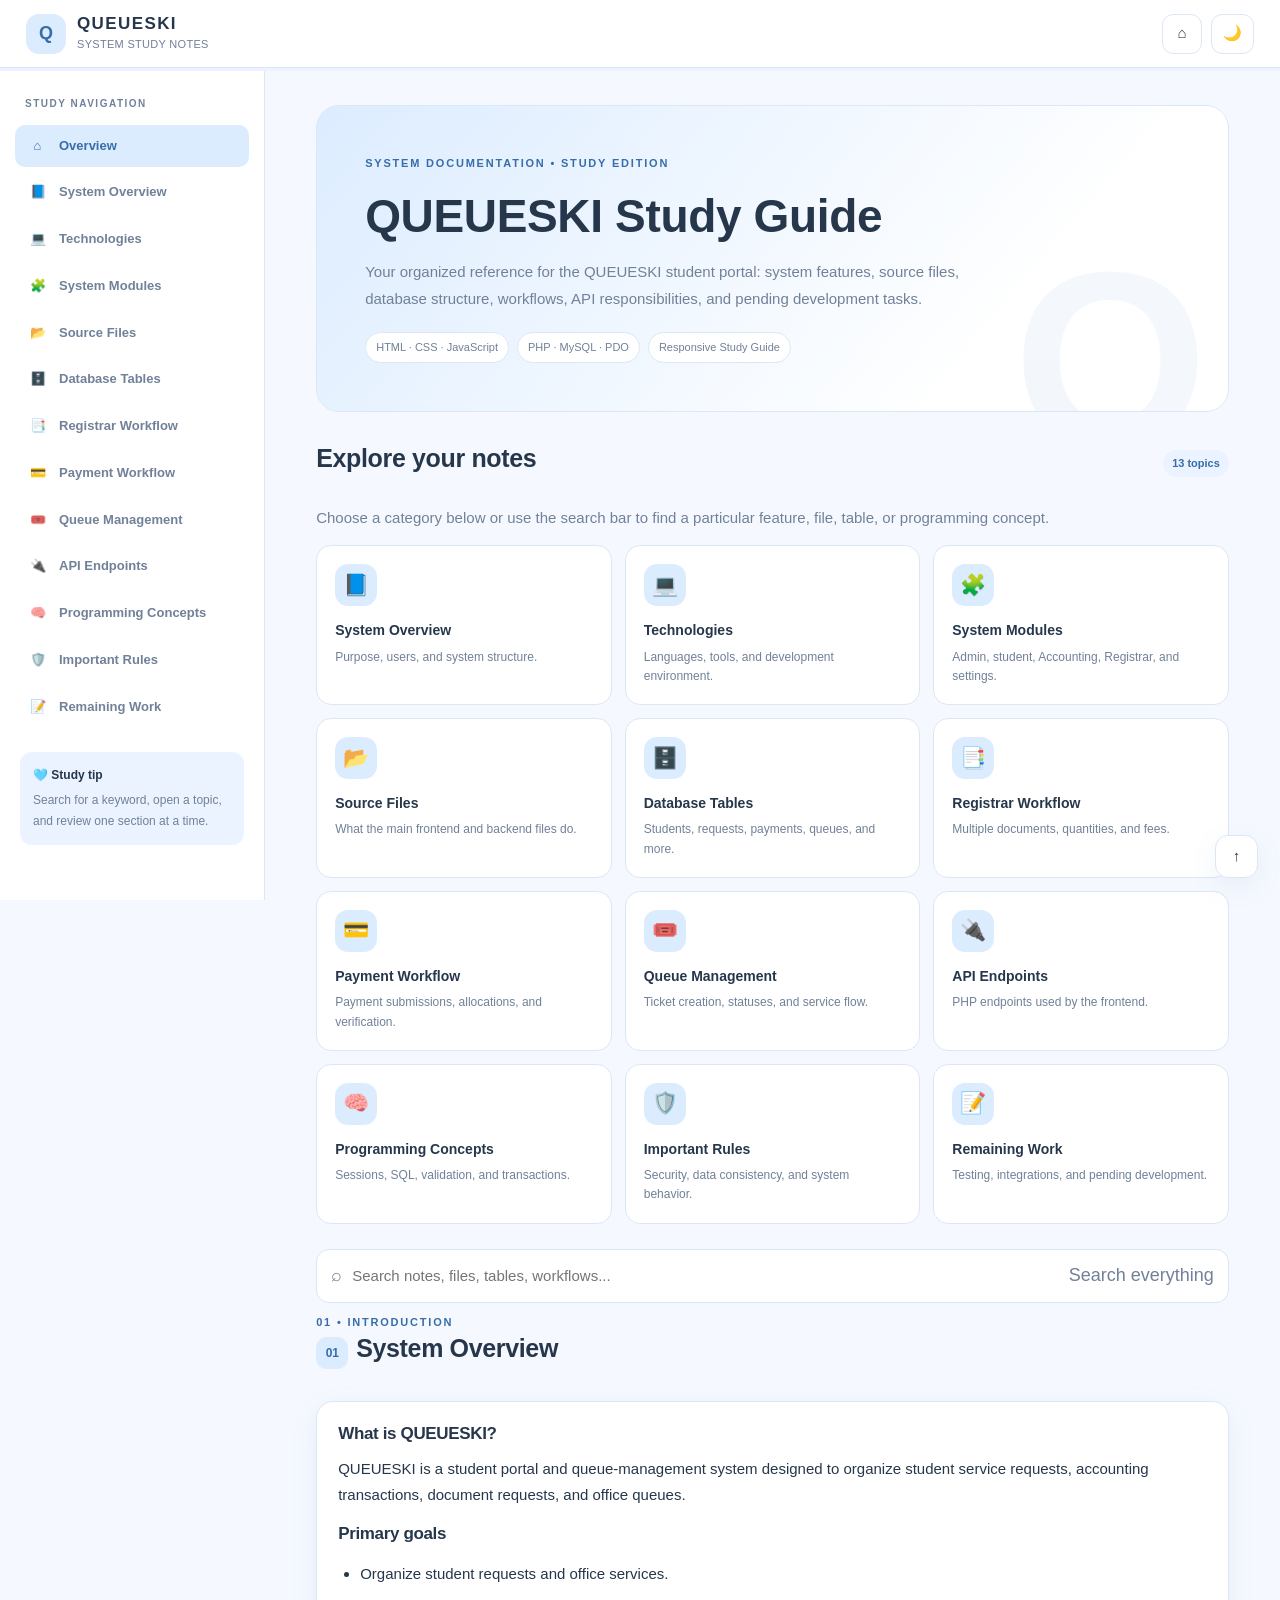
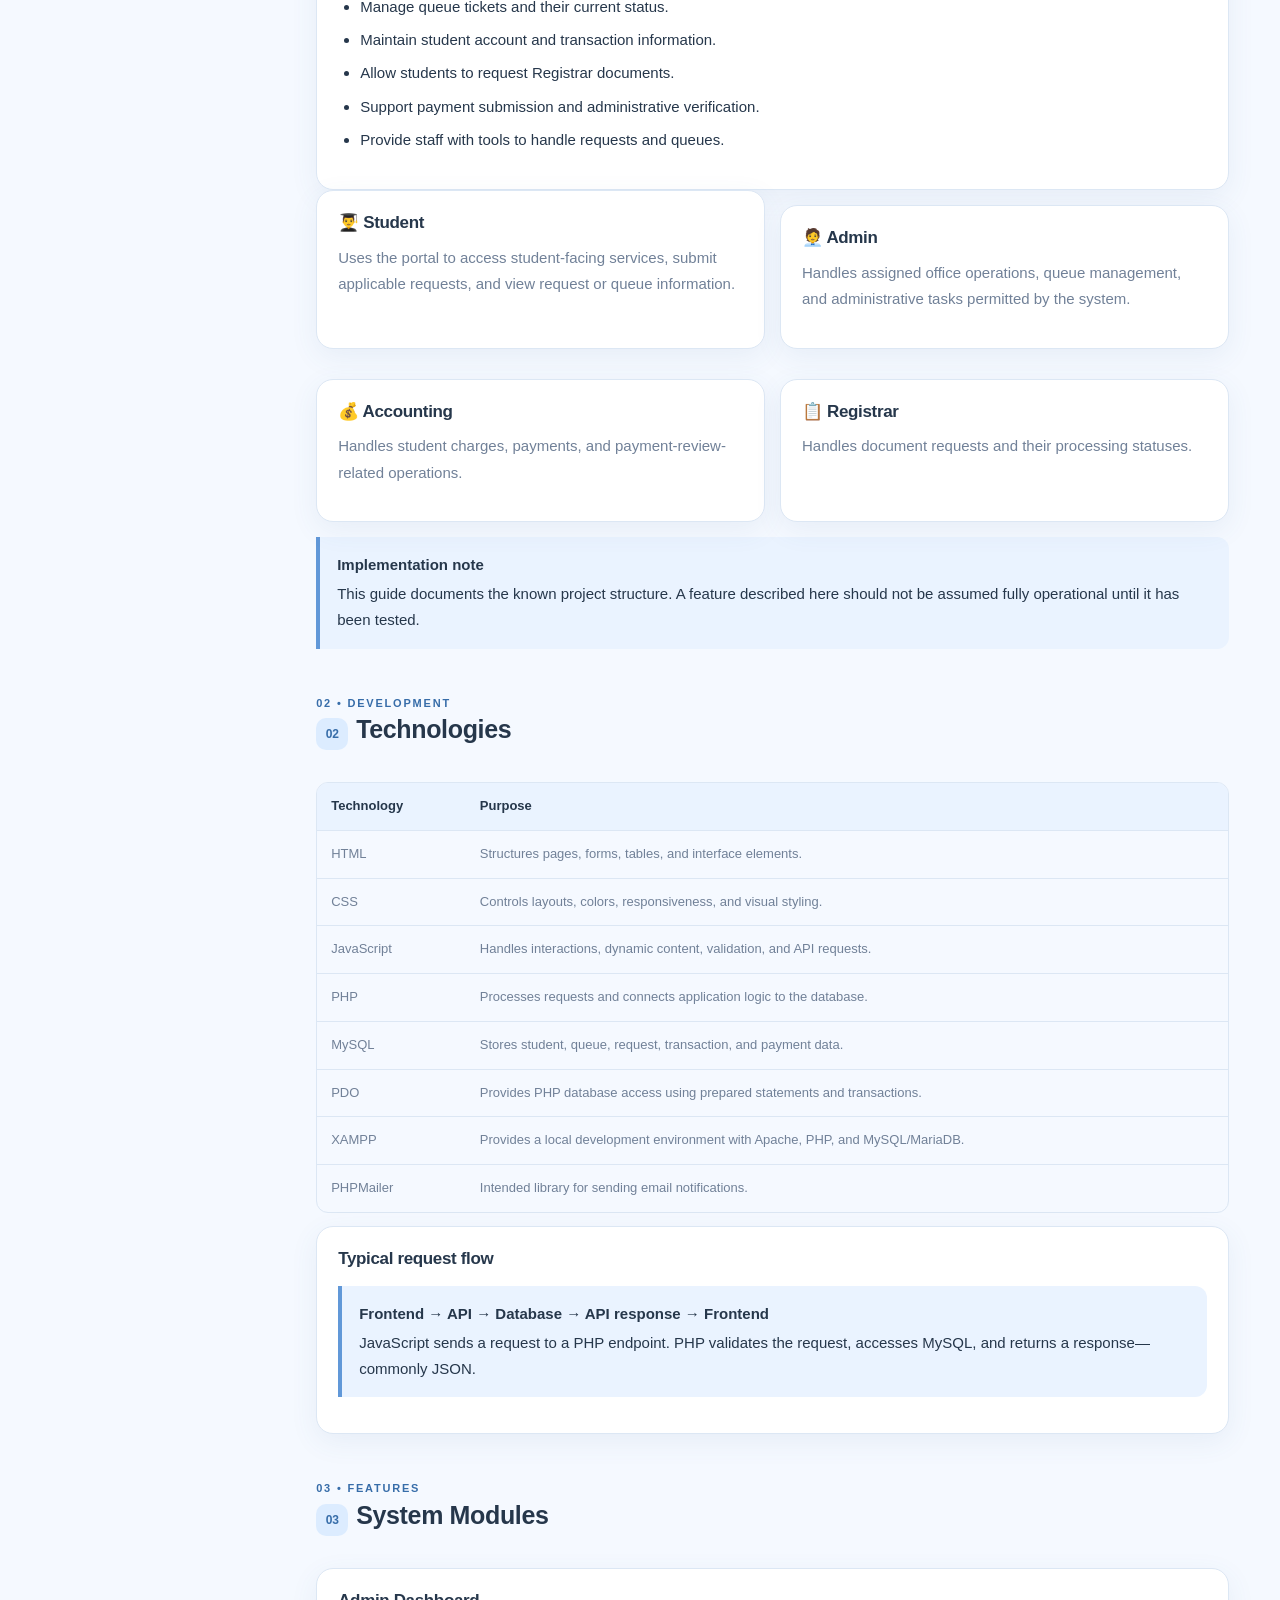
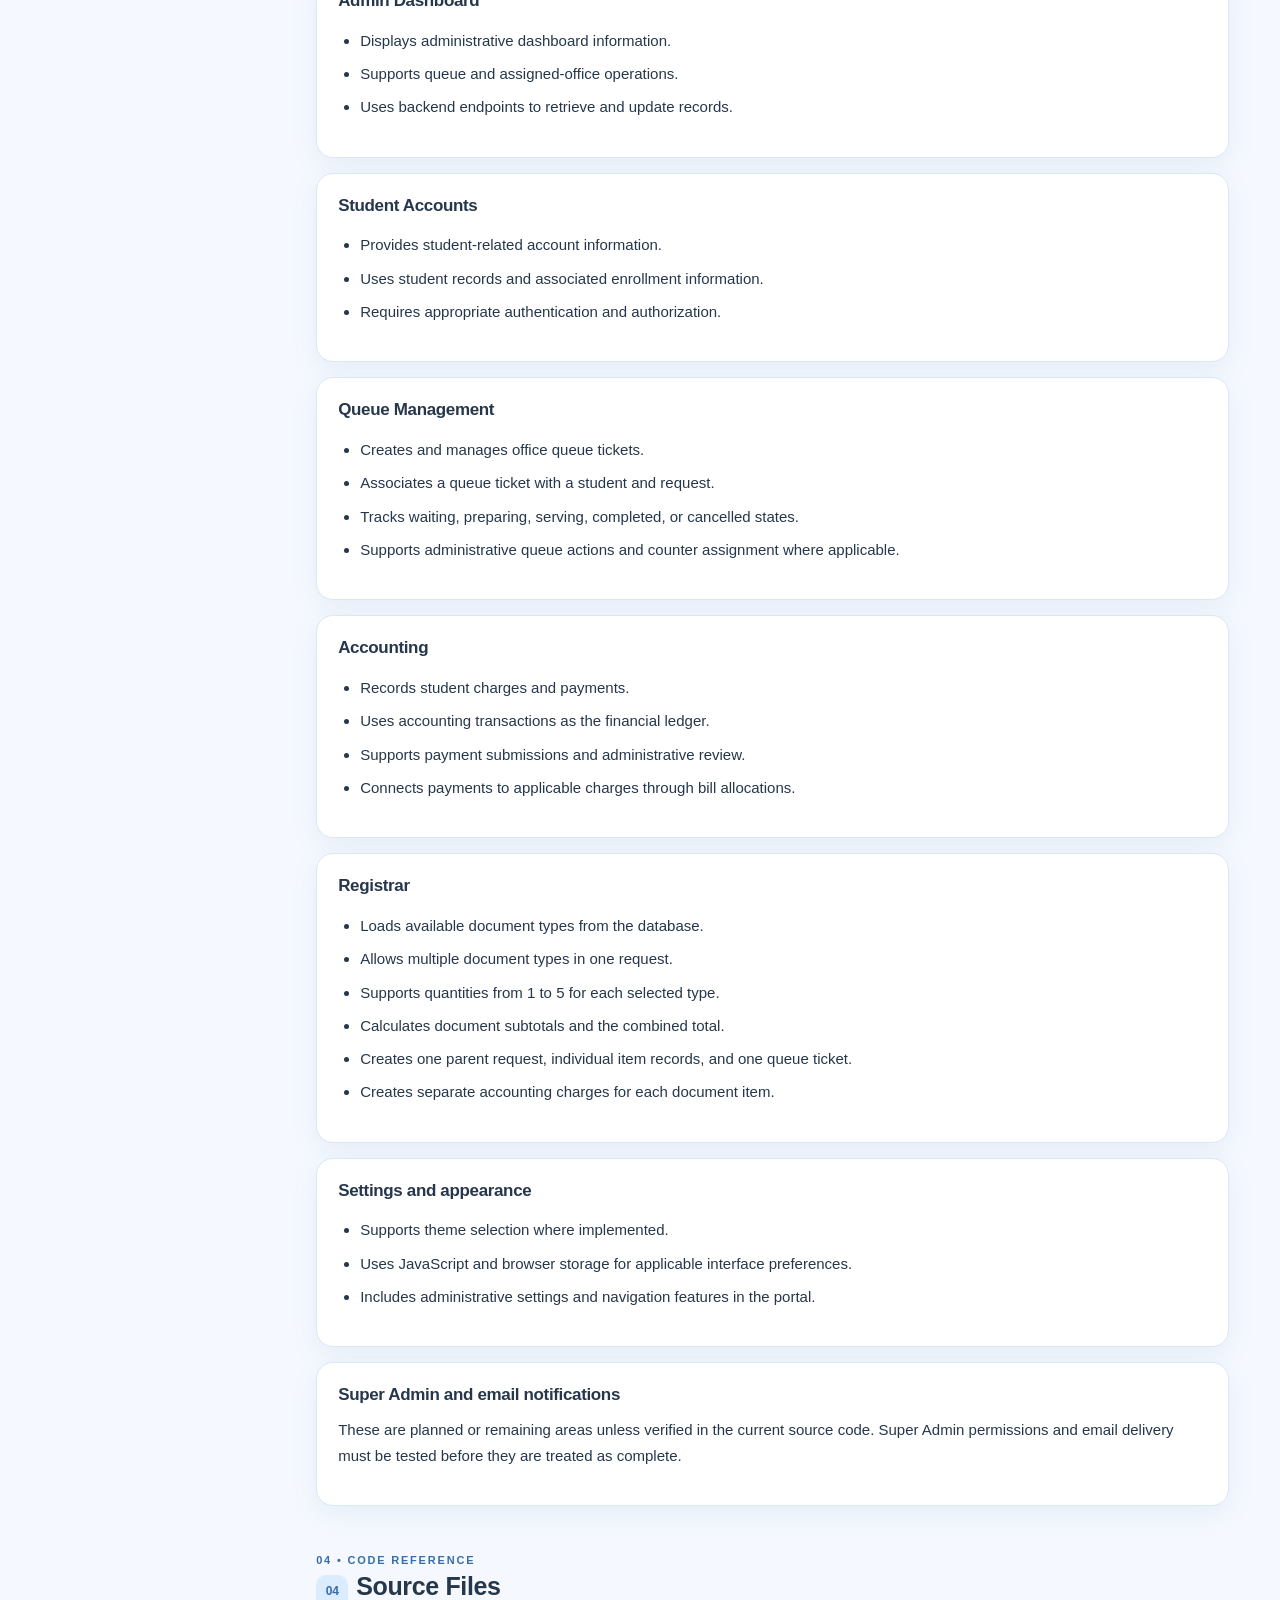
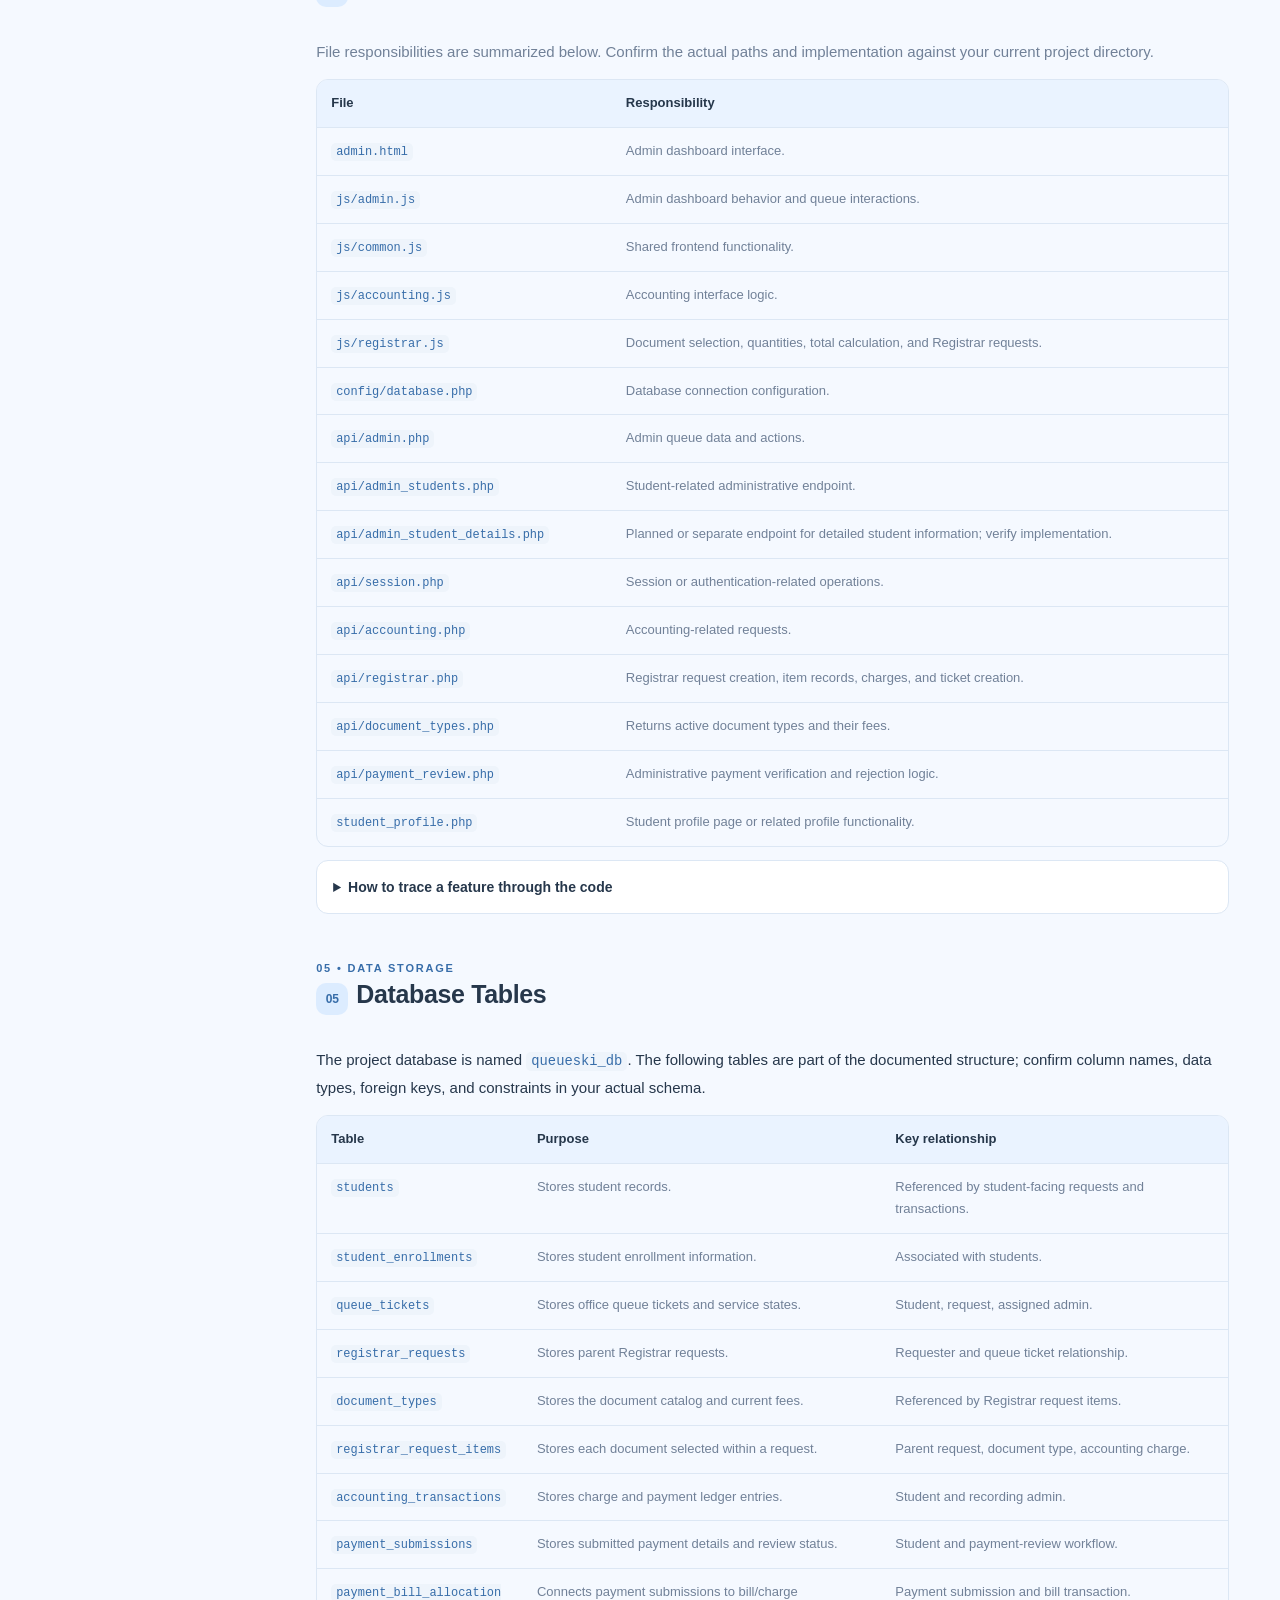
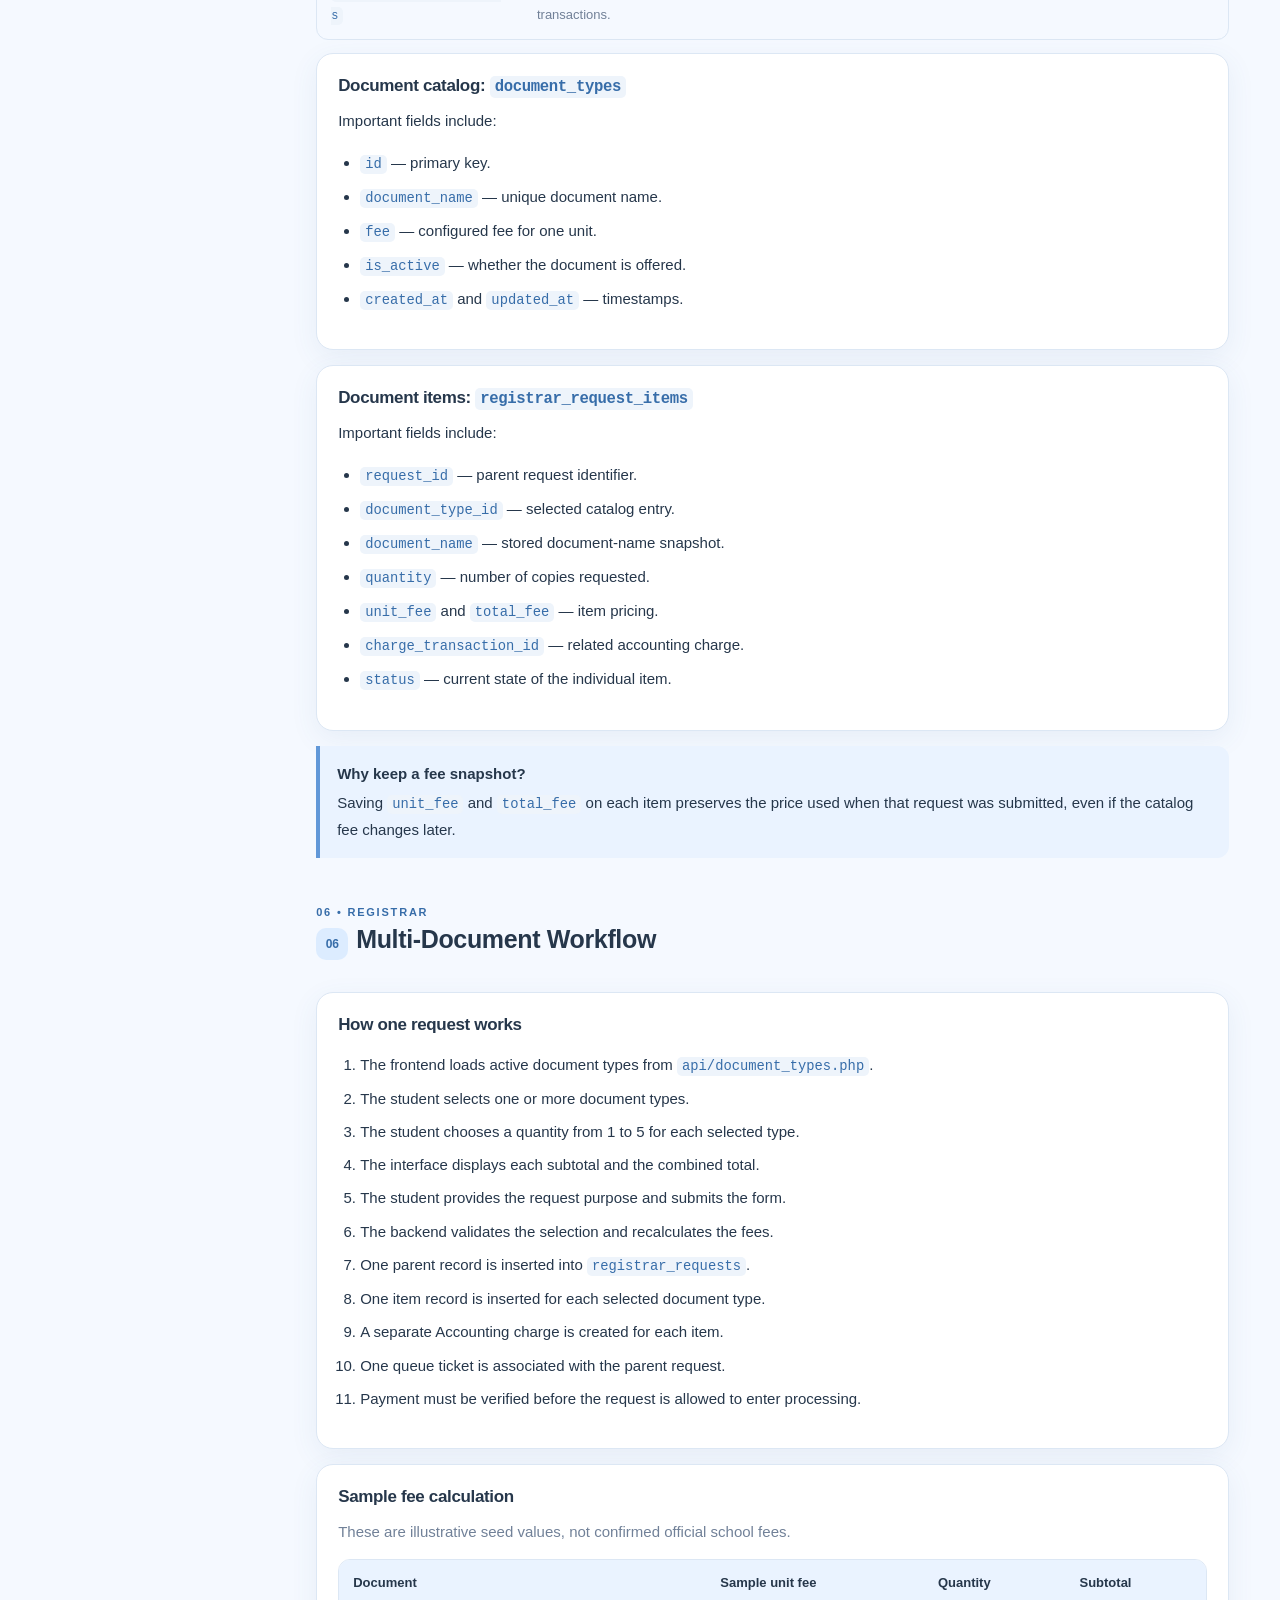
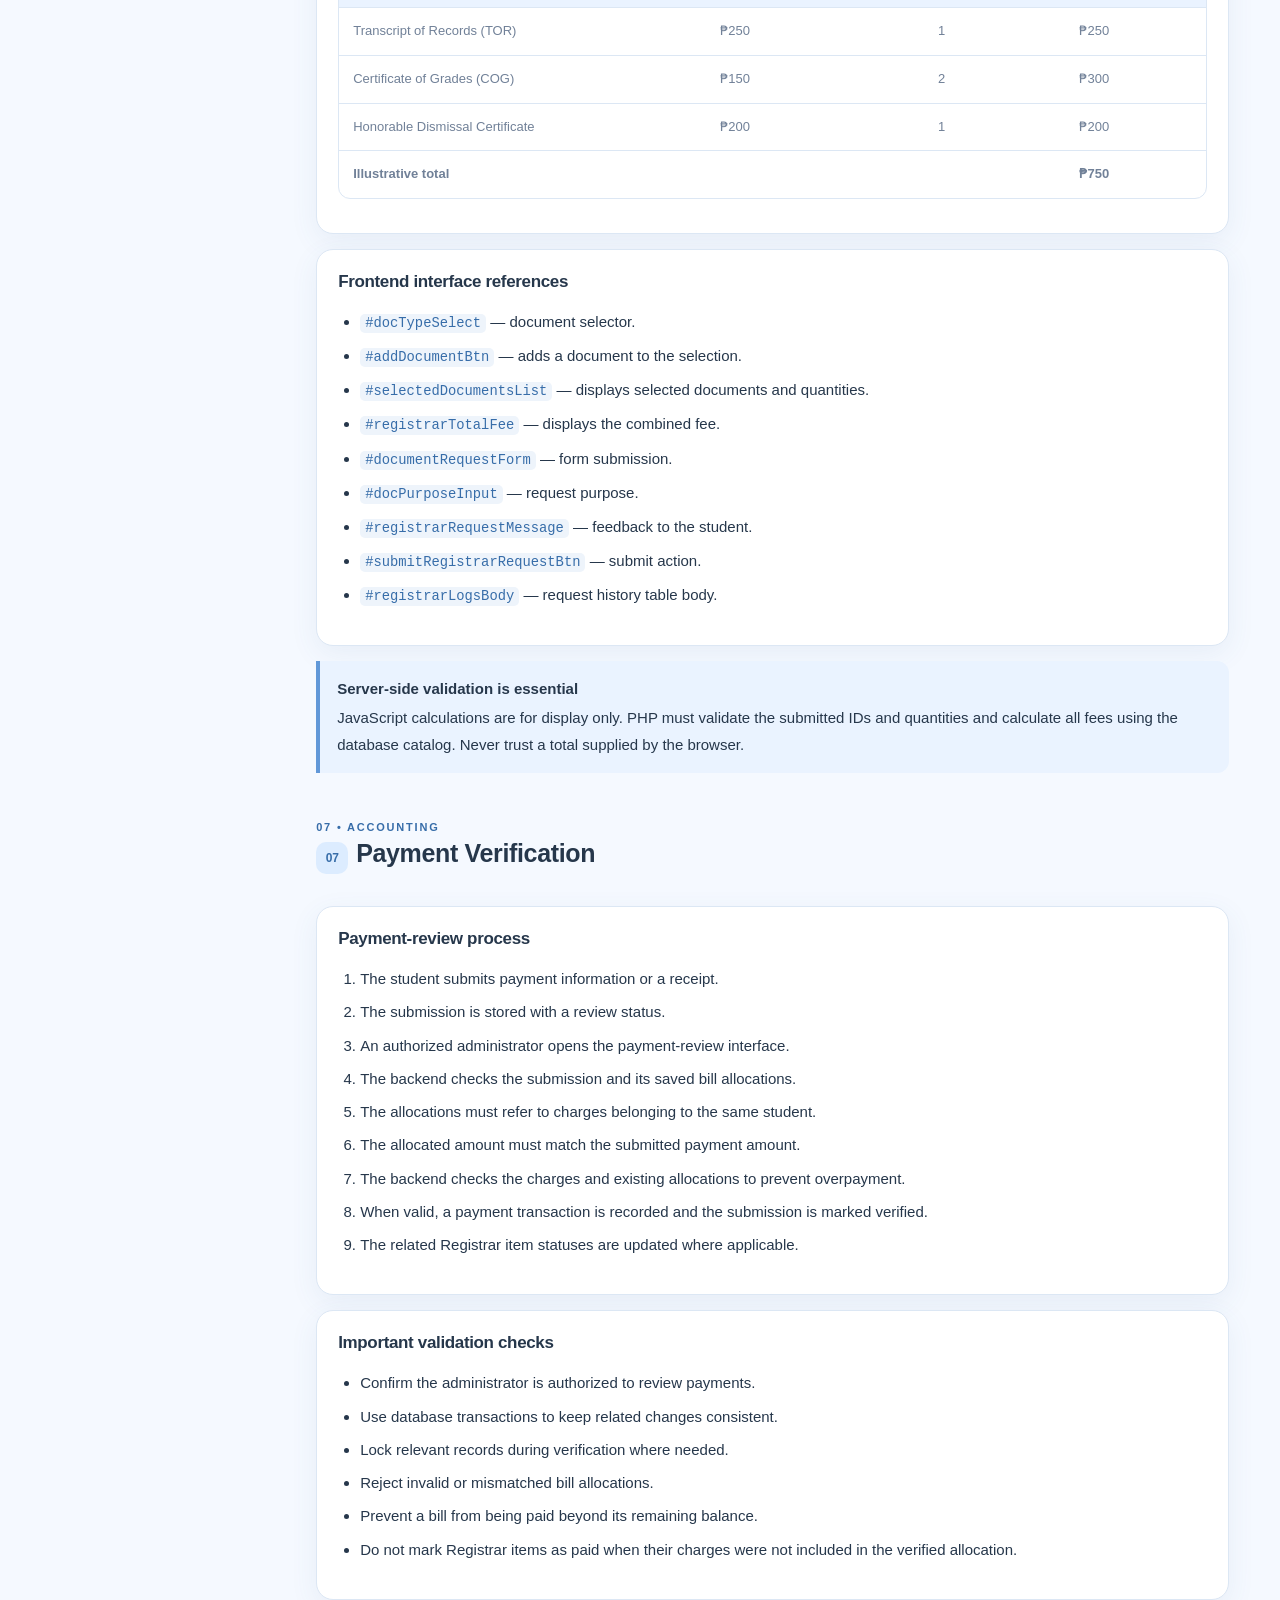
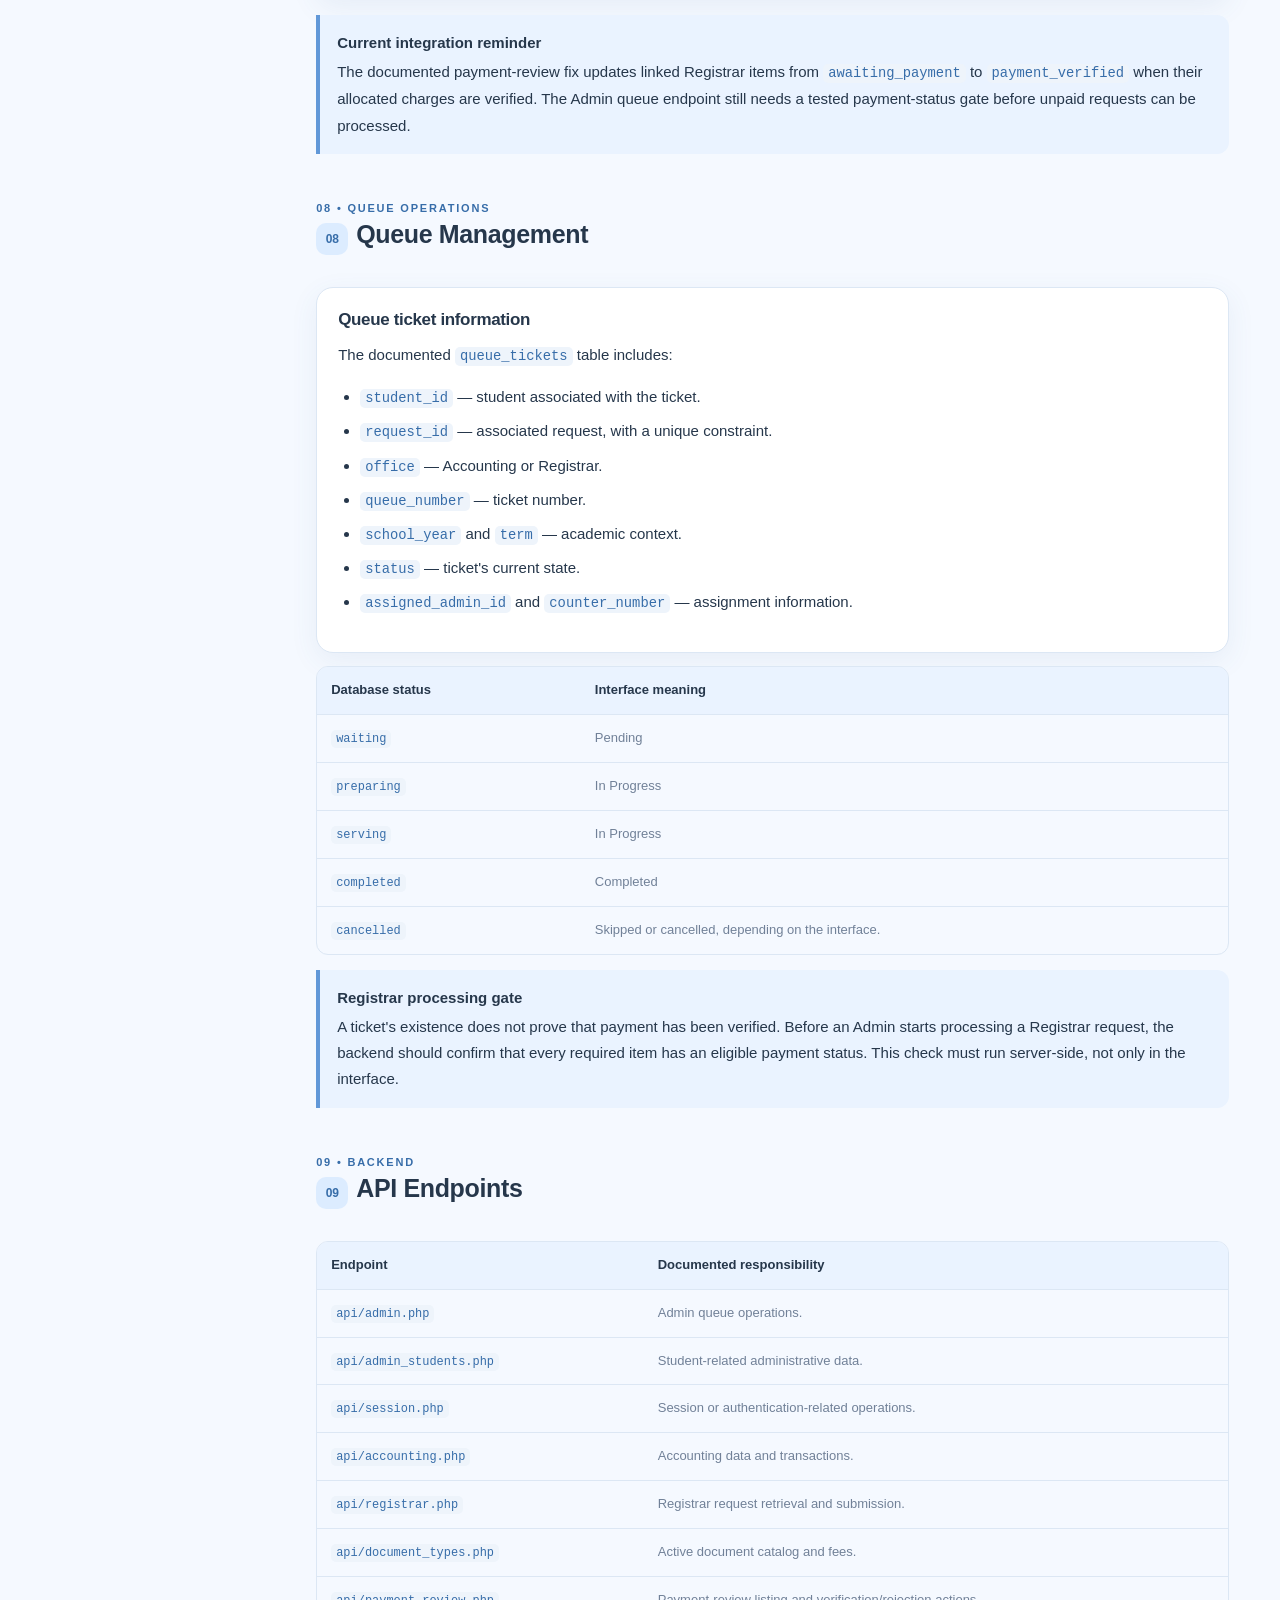
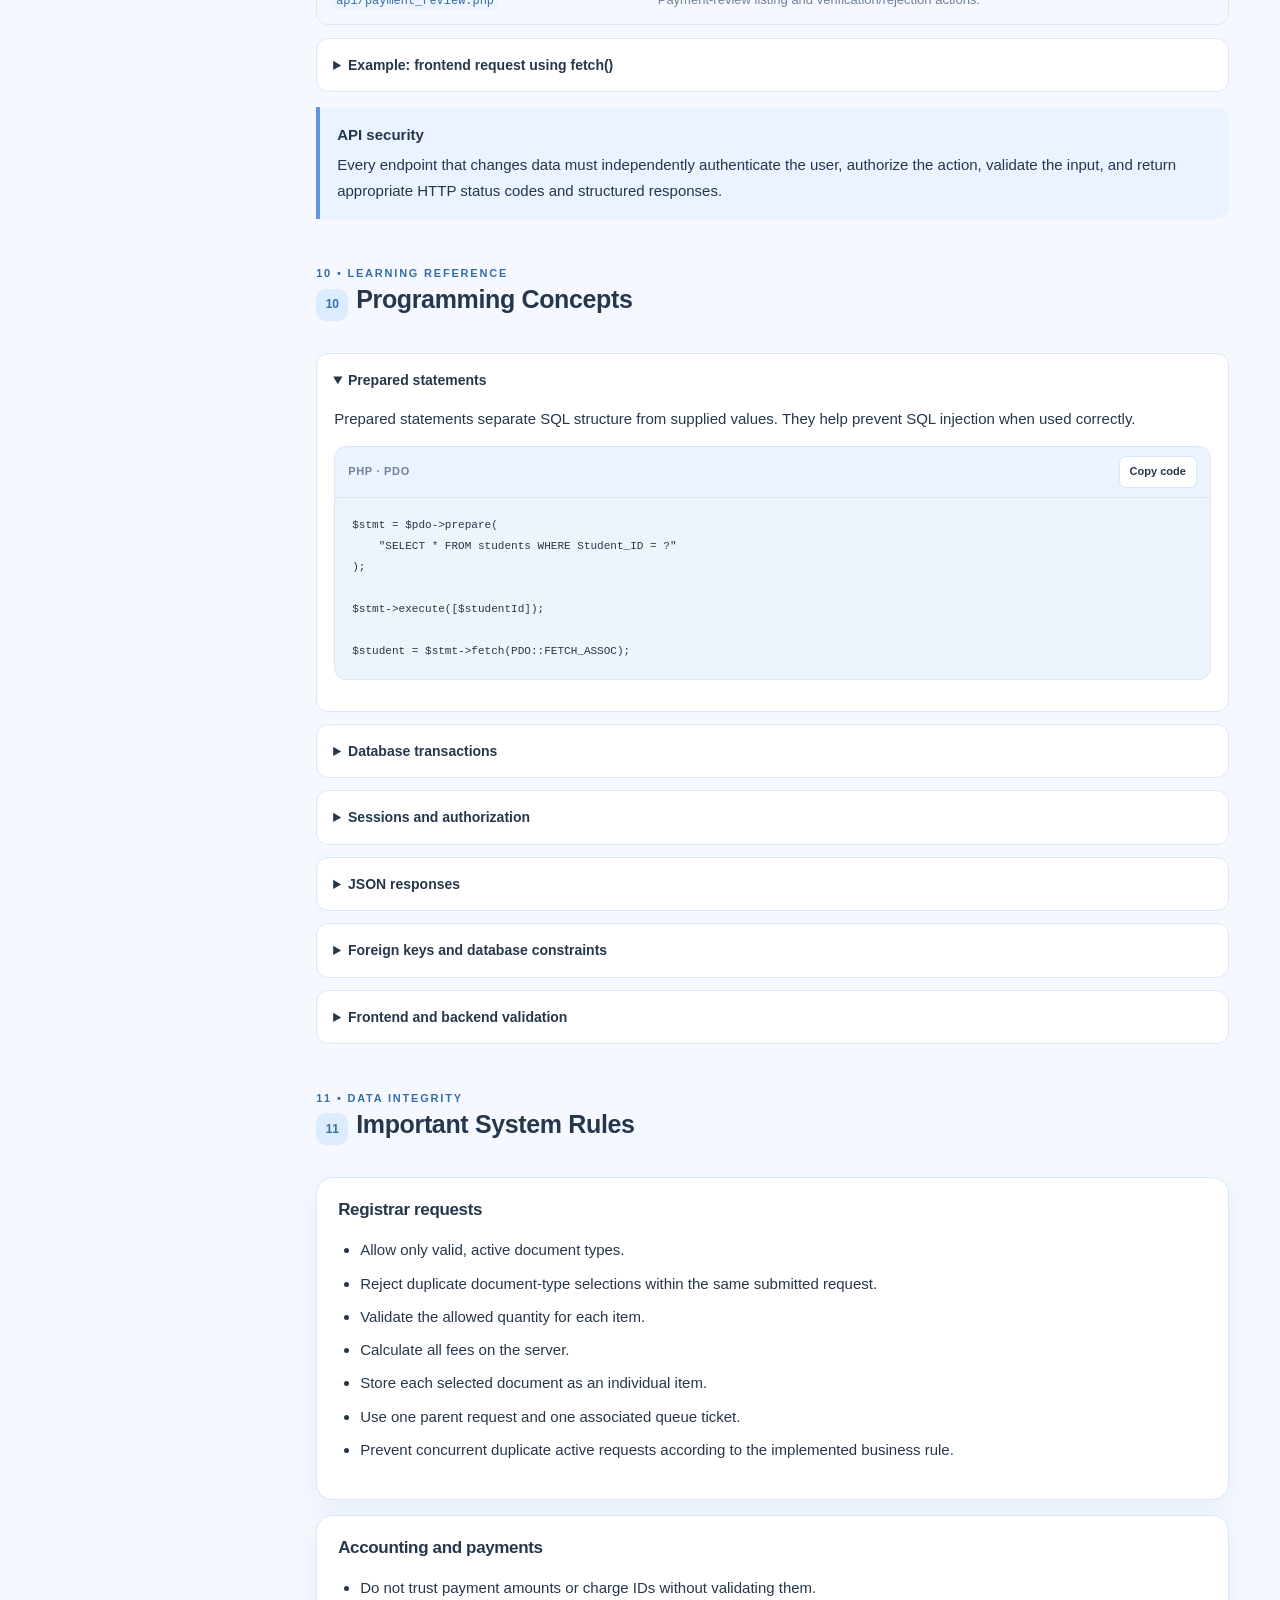
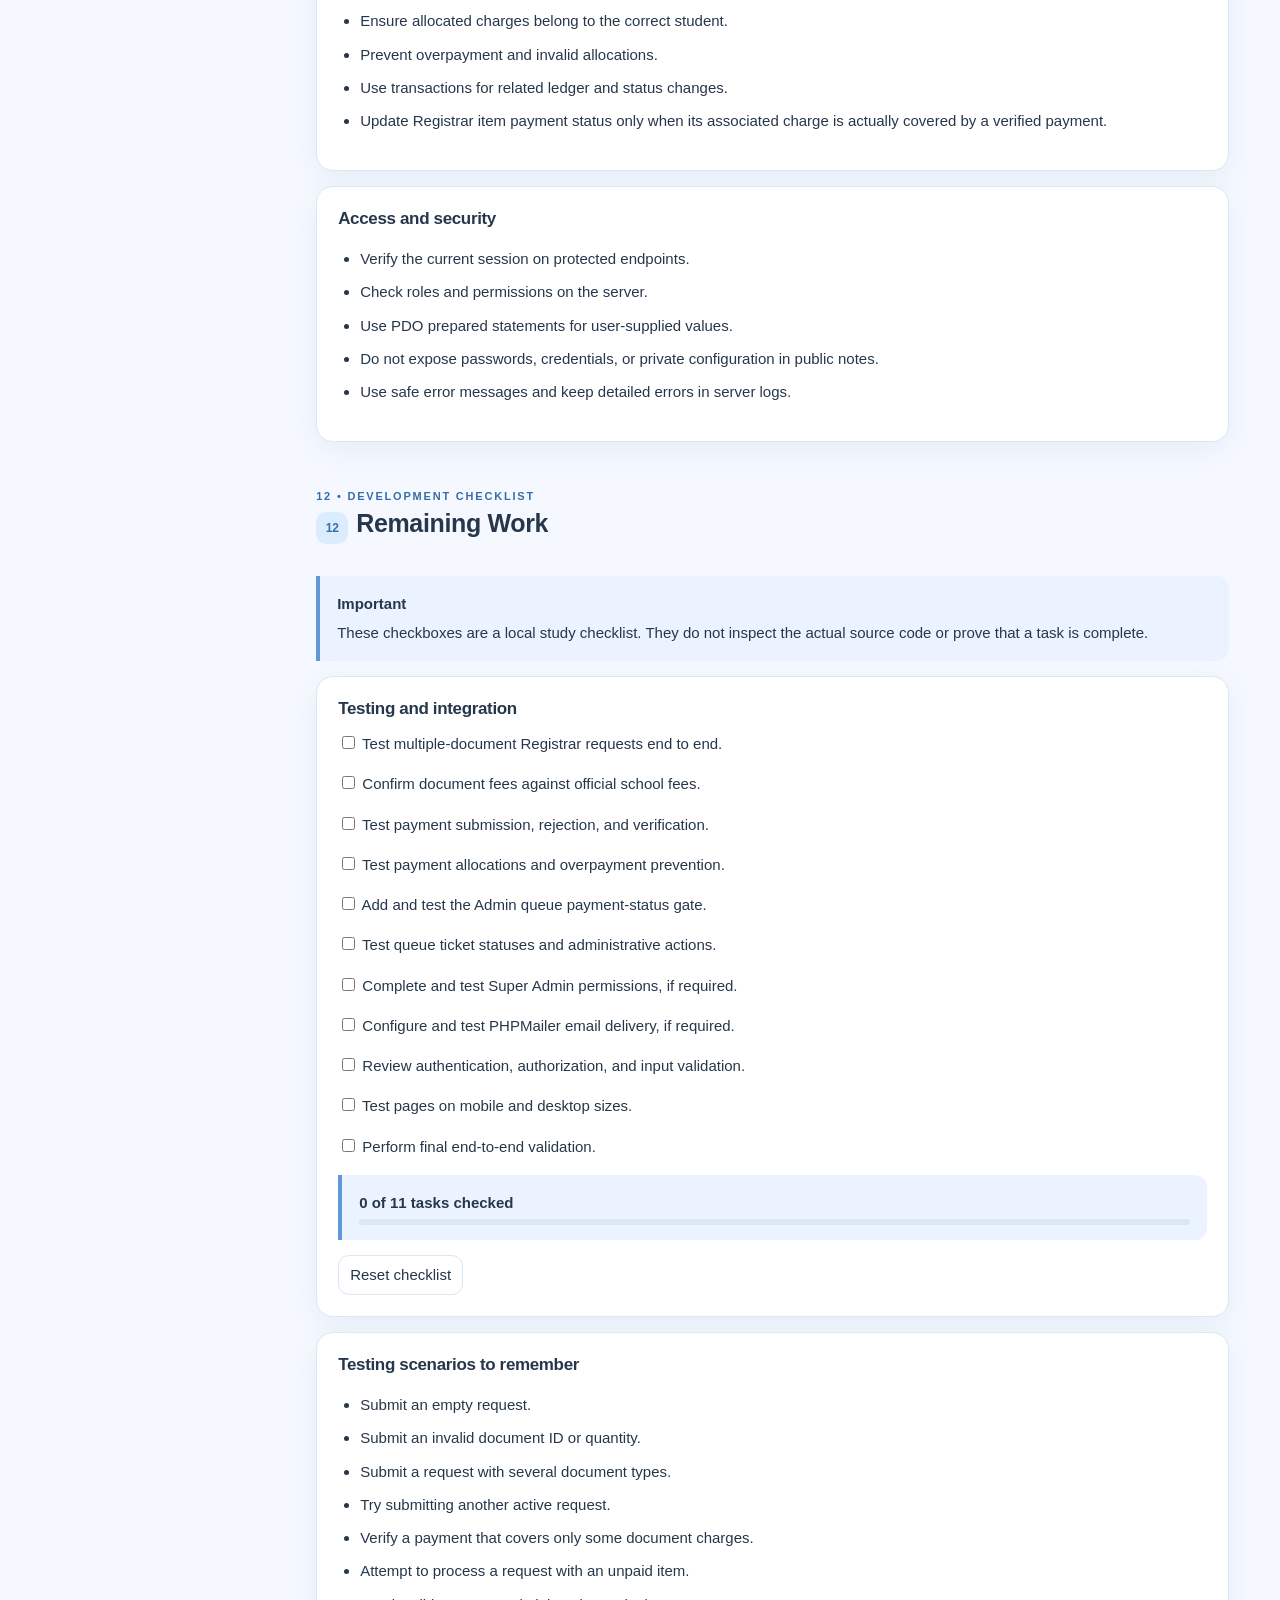
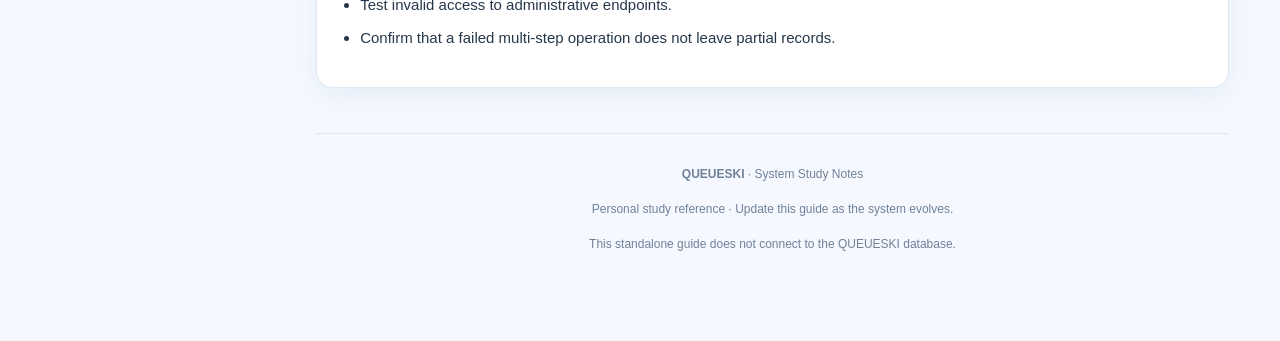
<file: queueski-notes.html>
<!DOCTYPE html>
<html lang="en">
<head>
<meta charset="UTF-8">
<meta name="viewport" content="width=device-width, initial-scale=1.0">
<meta name="theme-color" content="#dceeff">
<title>QUEUESKI | System Study Notes</title>

<style>
/* ==================================================
   1. THEME VARIABLES
================================================== */
:root {
    --bg: #f5f9ff;
    --surface: #ffffff;
    --surface-2: #eaf3ff;
    --primary: #6198d8;
    --primary-dark: #376da9;
    --primary-soft: #dcecff;
    --text: #26374b;
    --muted: #718198;
    --border: #dce7f4;
    --code-bg: #eef4fb;
    --success: #327b68;
    --warning: #986d26;
    --danger: #b64d61;
    --shadow: 0 8px 28px rgba(65, 106, 158, .08);
    --sidebar-width: 265px;
}

body.dark {
    --bg: #101a29;
    --surface: #192639;
    --surface-2: #23354c;
    --primary: #91bfff;
    --primary-dark: #b8d5ff;
    --primary-soft: #2a4260;
    --text: #e7effa;
    --muted: #a1b1c7;
    --border: #34465e;
    --code-bg: #111d2d;
    --success: #86d9bd;
    --warning: #f1cf88;
    --danger: #ff9aaa;
    --shadow: 0 8px 28px rgba(0, 0, 0, .15);
}

* {
    box-sizing: border-box;
}

html {
    scroll-behavior: smooth;
    scroll-padding-top: 90px;
}

body {
    margin: 0;
    background: var(--bg);
    color: var(--text);
    font-family: Inter, "Segoe UI", Arial, sans-serif;
    font-size: 15px;
    line-height: 1.75;
    transition: background .2s, color .2s;
}

button, input {
    font: inherit;
}

button {
    cursor: pointer;
}

a {
    color: var(--primary-dark);
    text-decoration: none;
}

a:hover {
    text-decoration: underline;
}

::selection {
    background: var(--primary-soft);
}

/* ==================================================
   2. TOP NAVIGATION
================================================== */
.topbar {
    position: sticky;
    top: 0;
    z-index: 100;
    height: 68px;
    display: flex;
    align-items: center;
    justify-content: space-between;
    gap: 16px;
    padding: 0 26px;
    background: var(--surface);
    border-bottom: 1px solid var(--border);
}

.brand {
    display: flex;
    align-items: center;
    gap: 11px;
    min-width: 0;
}

.brand-icon {
    width: 40px;
    height: 40px;
    display: grid;
    place-items: center;
    border-radius: 13px;
    background: var(--primary-soft);
    color: var(--primary-dark);
    font-weight: 900;
    font-size: 18px;
}

.brand-name {
    font-size: 17px;
    font-weight: 850;
    letter-spacing: 1.4px;
    line-height: 1.3;
}

.brand-subtitle {
    color: var(--muted);
    font-size: 11px;
    letter-spacing: .3px;
}

.top-actions {
    display: flex;
    align-items: center;
    gap: 9px;
}

.icon-button {
    border: 1px solid var(--border);
    background: var(--surface);
    color: var(--text);
    border-radius: 11px;
    min-width: 40px;
    height: 40px;
    padding: 0 11px;
}

.icon-button:hover {
    background: var(--surface-2);
}

.progress-track {
    height: 3px;
    background: var(--surface-2);
    position: relative;
    z-index: 101;
}

.progress-fill {
    height: 100%;
    width: 0;
    background: var(--primary);
    transition: width .1s linear;
}

/* ==================================================
   3. PAGE LAYOUT AND SIDEBAR
================================================== */
.app-layout {
    display: grid;
    grid-template-columns: var(--sidebar-width) minmax(0, 1fr);
    min-height: calc(100vh - 71px);
}

.sidebar {
    position: sticky;
    top: 71px;
    height: calc(100vh - 71px);
    overflow-y: auto;
    padding: 24px 15px;
    border-right: 1px solid var(--border);
    background: var(--surface);
}

.sidebar-heading {
    margin: 0 10px 12px;
    color: var(--muted);
    font-size: 10px;
    font-weight: 800;
    letter-spacing: 1.5px;
    text-transform: uppercase;
}

.nav-link {
    display: flex;
    align-items: center;
    gap: 10px;
    padding: 10px 11px;
    margin-bottom: 4px;
    border-radius: 10px;
    color: var(--muted);
    font-size: 13px;
    font-weight: 600;
    text-decoration: none;
}

.nav-link:hover,
.nav-link.active {
    background: var(--primary-soft);
    color: var(--primary-dark);
    text-decoration: none;
}

.nav-icon {
    width: 23px;
    text-align: center;
}

.sidebar-note {
    margin: 24px 5px 0;
    padding: 13px;
    border-radius: 12px;
    background: var(--surface-2);
    color: var(--muted);
    font-size: 12px;
}

.sidebar-note strong {
    display: block;
    margin-bottom: 4px;
    color: var(--text);
}

.main {
    min-width: 0;
    width: 100%;
    max-width: 1200px;
    margin: 0 auto;
    padding: 34px clamp(18px, 4vw, 54px) 70px;
}

/* ==================================================
   4. GENERAL COMPONENTS
================================================== */
.eyebrow {
    color: var(--primary-dark);
    text-transform: uppercase;
    letter-spacing: 1.8px;
    font-size: 11px;
    font-weight: 850;
}

h1, h2, h3, h4 {
    line-height: 1.35;
    letter-spacing: -.35px;
}

h1 {
    font-size: clamp(30px, 4vw, 46px);
    margin: 12px 0;
}

h2 {
    font-size: 25px;
    margin: 0 0 14px;
}

h3 {
    font-size: 17px;
    margin: 0 0 10px;
}

h4 {
    font-size: 14px;
    margin: 0 0 8px;
}

p {
    margin: 8px 0 14px;
}

.muted {
    color: var(--muted);
}

.small {
    font-size: 12px;
}

.card {
    background: var(--surface);
    border: 1px solid var(--border);
    border-radius: 17px;
    padding: 21px;
    box-shadow: var(--shadow);
}

.card + .card {
    margin-top: 15px;
}

.section {
    margin-bottom: 45px;
    scroll-margin-top: 95px;
}

.section-header {
    display: flex;
    align-items: flex-start;
    justify-content: space-between;
    gap: 15px;
    margin-bottom: 18px;
}

.section-number {
    display: inline-grid;
    place-items: center;
    width: 32px;
    height: 32px;
    border-radius: 10px;
    background: var(--primary-soft);
    color: var(--primary-dark);
    font-size: 12px;
    font-weight: 850;
    margin-right: 8px;
}

.badge {
    display: inline-block;
    padding: 4px 9px;
    border-radius: 20px;
    font-size: 11px;
    font-weight: 750;
    background: var(--surface-2);
    color: var(--primary-dark);
}

.badge.success {
    background: #dff5e9;
    color: #28684f;
}

.badge.warning {
    background: #fff0d0;
    color: #855b19;
}

body.dark .badge.success {
    background: #23483d;
    color: #a9eed4;
}

body.dark .badge.warning {
    background: #4a3c26;
    color: #f5d99b;
}

.grid {
    display: grid;
    grid-template-columns: repeat(2, minmax(0, 1fr));
    gap: 15px;
}

.list {
    padding-left: 22px;
}

.list li {
    margin: 7px 0;
}

.callout {
    padding: 15px 17px;
    margin: 15px 0;
    border-left: 4px solid var(--primary);
    border-radius: 0 12px 12px 0;
    background: var(--surface-2);
}

.callout strong {
    display: block;
    margin-bottom: 3px;
}

.table-wrap {
    width: 100%;
    overflow-x: auto;
    border: 1px solid var(--border);
    border-radius: 12px;
    margin: 13px 0;
}

table {
    width: 100%;
    min-width: 520px;
    border-collapse: collapse;
    font-size: 13px;
}

th, td {
    padding: 12px 14px;
    text-align: left;
    vertical-align: top;
    border-bottom: 1px solid var(--border);
}

th {
    background: var(--surface-2);
    color: var(--text);
    font-weight: 800;
}

td {
    color: var(--muted);
}

tr:last-child td {
    border-bottom: 0;
}

code {
    font-family: Consolas, "Courier New", monospace;
    font-size: .92em;
    overflow-wrap: anywhere;
}

:not(pre) > code {
    background: var(--code-bg);
    color: var(--primary-dark);
    border-radius: 5px;
    padding: 2px 5px;
}

/* ==================================================
   5. CODE BLOCKS
================================================== */
.code-box {
    margin: 14px 0;
    border: 1px solid var(--border);
    border-radius: 12px;
    overflow: hidden;
    background: var(--code-bg);
}

.code-header {
    display: flex;
    align-items: center;
    justify-content: space-between;
    gap: 10px;
    padding: 9px 13px;
    background: var(--surface-2);
    border-bottom: 1px solid var(--border);
    color: var(--muted);
    font-size: 11px;
    font-weight: 800;
    text-transform: uppercase;
    letter-spacing: .7px;
}

.copy-button {
    padding: 5px 10px;
    border-radius: 7px;
    border: 1px solid var(--border);
    background: var(--surface);
    color: var(--text);
    font-size: 11px;
    text-transform: none;
    letter-spacing: 0;
}

pre {
    margin: 0;
    padding: 17px;
    overflow-x: auto;
    white-space: pre;
    color: var(--text);
    font-size: 12px;
    line-height: 1.75;
    tab-size: 4;
}

details {
    margin: 12px 0;
    border: 1px solid var(--border);
    border-radius: 12px;
    background: var(--surface);
    overflow: hidden;
}

summary {
    cursor: pointer;
    padding: 14px 16px;
    font-weight: 750;
    font-size: 14px;
    list-style-position: inside;
}

summary:hover {
    background: var(--surface-2);
}

.details-content {
    padding: 0 17px 17px;
}

/* ==================================================
   6. HOMEPAGE
================================================== */
.hero {
    position: relative;
    overflow: hidden;
    padding: clamp(24px, 5vw, 48px);
    border: 1px solid var(--border);
    border-radius: 23px;
    background: linear-gradient(130deg, var(--primary-soft), var(--surface) 75%);
    margin-bottom: 30px;
}

.hero::after {
    content: "Q";
    position: absolute;
    right: 20px;
    bottom: -75px;
    font-size: 250px;
    line-height: 1;
    font-weight: 900;
    color: var(--primary);
    opacity: .07;
    pointer-events: none;
}

.hero-content {
    position: relative;
    z-index: 1;
    max-width: 690px;
}

.hero p {
    max-width: 610px;
    color: var(--muted);
}

.hero-meta {
    display: flex;
    flex-wrap: wrap;
    gap: 8px;
    margin-top: 20px;
}

.hero-meta span {
    padding: 5px 10px;
    border: 1px solid var(--border);
    background: var(--surface);
    border-radius: 20px;
    font-size: 11px;
    color: var(--muted);
}

.home-heading {
    display: flex;
    justify-content: space-between;
    align-items: baseline;
    gap: 12px;
    margin-bottom: 15px;
}

.category-grid {
    display: grid;
    grid-template-columns: repeat(3, minmax(0, 1fr));
    gap: 13px;
}

.category-card {
    display: block;
    min-width: 0;
    padding: 18px;
    background: var(--surface);
    border: 1px solid var(--border);
    border-radius: 15px;
    color: var(--text);
    text-decoration: none;
    transition: transform .18s, border-color .18s, box-shadow .18s;
}

.category-card:hover {
    transform: translateY(-3px);
    border-color: var(--primary);
    box-shadow: var(--shadow);
    text-decoration: none;
}

.category-icon {
    display: grid;
    place-items: center;
    width: 42px;
    height: 42px;
    margin-bottom: 12px;
    border-radius: 13px;
    background: var(--primary-soft);
    font-size: 21px;
}

.category-card strong {
    display: block;
    font-size: 14px;
    margin-bottom: 5px;
}

.category-card p {
    margin: 0;
    color: var(--muted);
    font-size: 12px;
    line-height: 1.6;
}

.search-wrap {
    display: flex;
    align-items: center;
    gap: 10px;
    margin: 25px 0;
    padding: 0 14px;
    border: 1px solid var(--border);
    border-radius: 13px;
    background: var(--surface);
}

.search-wrap span {
    color: var(--muted);
    font-size: 18px;
}

.search-wrap input {
    width: 100%;
    min-width: 0;
    padding: 13px 0;
    outline: none;
    border: 0;
    background: transparent;
    color: var(--text);
}

.search-wrap:focus-within {
    border-color: var(--primary);
    box-shadow: 0 0 0 3px var(--primary-soft);
}

.search-hint {
    color: var(--muted);
    font-size: 11px;
    white-space: nowrap;
}

.search-result-count {
    margin: -15px 0 20px;
    color: var(--muted);
    font-size: 12px;
}

.hidden-by-search {
    display: none !important;
}

.home-only {
    display: block;
}

.content-only {
    display: block;
}

/* ==================================================
   7. FOOTER AND MOBILE
================================================== */
.footer {
    border-top: 1px solid var(--border);
    margin-top: 40px;
    padding-top: 22px;
    color: var(--muted);
    font-size: 12px;
    text-align: center;
}

.back-top {
    position: fixed;
    right: 22px;
    bottom: 22px;
    z-index: 90;
    width: 43px;
    height: 43px;
    border: 1px solid var(--border);
    border-radius: 13px;
    background: var(--surface);
    color: var(--text);
    box-shadow: var(--shadow);
}

.mobile-only {
    display: none;
}

.overlay {
    display: none;
}

@media (max-width: 1100px) {
    .category-grid {
        grid-template-columns: repeat(2, minmax(0, 1fr));
    }
}

@media (max-width: 760px) {
    .topbar {
        height: 62px;
        padding: 0 13px;
    }

    .brand-icon {
        width: 36px;
        height: 36px;
    }

    .brand-name {
        font-size: 14px;
    }

    .brand-subtitle {
        font-size: 10px;
    }

    .app-layout {
        display: block;
        min-height: calc(100vh - 65px);
    }

    .sidebar {
        position: fixed;
        top: 0;
        left: 0;
        z-index: 200;
        width: min(290px, 84vw);
        height: 100dvh;
        transform: translateX(-105%);
        transition: transform .22s ease;
        box-shadow: var(--shadow);
    }

    .sidebar.open {
        transform: translateX(0);
    }

    .overlay.open {
        display: block;
        position: fixed;
        inset: 0;
        z-index: 190;
        background: rgba(10, 25, 45, .45);
    }

    .mobile-only {
        display: inline-block;
    }

    .main {
        padding: 23px 15px 55px;
    }

    .grid {
        grid-template-columns: 1fr;
    }

    .category-grid {
        grid-template-columns: repeat(2, minmax(0, 1fr));
        gap: 10px;
    }

    .category-card {
        padding: 14px;
    }

    .category-icon {
        width: 36px;
        height: 36px;
    }

    .hero {
        padding: 25px 20px;
    }

    .hero::after {
        right: -15px;
        font-size: 160px;
    }

    .hero-meta {
        gap: 6px;
    }

    .section-header {
        display: block;
    }

    .section-header > .badge {
        margin-top: 8px;
    }

    .search-hint {
        display: none;
    }

    .card {
        padding: 16px;
    }

    .back-top {
        right: 14px;
        bottom: 14px;
    }
}

@media (max-width: 380px) {
    .category-grid {
        grid-template-columns: 1fr;
    }

    .top-actions {
        gap: 5px;
    }
}

@media (prefers-reduced-motion: reduce) {
    *, *::before, *::after {
        scroll-behavior: auto !important;
        transition: none !important;
    }
}

@media print {
    .topbar, .progress-track, .sidebar, .overlay,
    .top-actions, .search-wrap, .back-top, .copy-button {
        display: none !important;
    }

    .app-layout {
        display: block;
    }

    .main {
        max-width: none;
        padding: 0;
    }

    body {
        background: white;
        color: black;
    }

    .card, .hero, details {
        box-shadow: none;
        break-inside: avoid;
    }
}
</style>
</head>

<body>
<!-- ==================================================
     TOP BAR
================================================== -->
<header class="topbar">
    <div class="brand">
        <button class="icon-button mobile-only" id="menuToggle"
                aria-label="Open navigation" aria-expanded="false">☰</button>
        <div class="brand-icon">Q</div>
        <div>
            <div class="brand-name">QUEUESKI</div>
            <div class="brand-subtitle">SYSTEM STUDY NOTES</div>
        </div>
    </div>

    <div class="top-actions">
        <button class="icon-button" id="homeButton" title="Go to homepage"
                aria-label="Go to homepage">⌂</button>
        <button class="icon-button" id="themeToggle" title="Toggle light and dark mode"
                aria-label="Toggle theme">🌙</button>
    </div>
</header>

<div class="progress-track" aria-label="Reading progress">
    <div class="progress-fill" id="progressFill"></div>
</div>

<div class="overlay" id="sidebarOverlay"></div>

<!-- ==================================================
     APPLICATION LAYOUT
================================================== -->
<div class="app-layout">

    <!-- SIDEBAR NAVIGATION -->
    <aside class="sidebar" id="sidebar">
        <div class="sidebar-heading">Study Navigation</div>

        <a href="#home" class="nav-link active" data-section="home">
            <span class="nav-icon">⌂</span> Overview
        </a>
        <a href="#system-overview" class="nav-link" data-section="system-overview">
            <span class="nav-icon">📘</span> System Overview
        </a>
        <a href="#technologies" class="nav-link" data-section="technologies">
            <span class="nav-icon">💻</span> Technologies
        </a>
        <a href="#modules" class="nav-link" data-section="modules">
            <span class="nav-icon">🧩</span> System Modules
        </a>
        <a href="#source-files" class="nav-link" data-section="source-files">
            <span class="nav-icon">📂</span> Source Files
        </a>
        <a href="#database" class="nav-link" data-section="database">
            <span class="nav-icon">🗄️</span> Database Tables
        </a>
        <a href="#registrar-workflow" class="nav-link" data-section="registrar-workflow">
            <span class="nav-icon">📑</span> Registrar Workflow
        </a>
        <a href="#payment-workflow" class="nav-link" data-section="payment-workflow">
            <span class="nav-icon">💳</span> Payment Workflow
        </a>
        <a href="#queue-workflow" class="nav-link" data-section="queue-workflow">
            <span class="nav-icon">🎟️</span> Queue Management
        </a>
        <a href="#api-endpoints" class="nav-link" data-section="api-endpoints">
            <span class="nav-icon">🔌</span> API Endpoints
        </a>
        <a href="#programming-concepts" class="nav-link" data-section="programming-concepts">
            <span class="nav-icon">🧠</span> Programming Concepts
        </a>
        <a href="#rules" class="nav-link" data-section="rules">
            <span class="nav-icon">🛡️</span> Important Rules
        </a>
        <a href="#remaining-work" class="nav-link" data-section="remaining-work">
            <span class="nav-icon">📝</span> Remaining Work
        </a>

        <div class="sidebar-note">
            <strong>🩵 Study tip</strong>
            Search for a keyword, open a topic, and review one section at a time.
        </div>
    </aside>

    <!-- MAIN CONTENT -->
    <main class="main" id="mainContent">

        <!-- ==================================================
             HOMEPAGE
        ================================================== -->
        <div id="home" class="home-only searchable">
            <section class="hero">
                <div class="hero-content">
                    <div class="eyebrow">System Documentation • Study Edition</div>
                    <h1>QUEUESKI Study Guide</h1>
                    <p>
                        Your organized reference for the QUEUESKI student portal:
                        system features, source files, database structure, workflows,
                        API responsibilities, and pending development tasks.
                    </p>

                    <div class="hero-meta">
                        <span>HTML · CSS · JavaScript</span>
                        <span>PHP · MySQL · PDO</span>
                        <span>Responsive Study Guide</span>
                    </div>
                </div>
            </section>

            <div class="home-heading">
                <h2>Explore your notes</h2>
                <span class="badge">13 topics</span>
            </div>

            <p class="muted">
                Choose a category below or use the search bar to find a particular
                feature, file, table, or programming concept.
            </p>

            <div class="category-grid">
                <a href="#system-overview" class="category-card">
                    <span class="category-icon">📘</span>
                    <strong>System Overview</strong>
                    <p>Purpose, users, and system structure.</p>
                </a>

                <a href="#technologies" class="category-card">
                    <span class="category-icon">💻</span>
                    <strong>Technologies</strong>
                    <p>Languages, tools, and development environment.</p>
                </a>

                <a href="#modules" class="category-card">
                    <span class="category-icon">🧩</span>
                    <strong>System Modules</strong>
                    <p>Admin, student, Accounting, Registrar, and settings.</p>
                </a>

                <a href="#source-files" class="category-card">
                    <span class="category-icon">📂</span>
                    <strong>Source Files</strong>
                    <p>What the main frontend and backend files do.</p>
                </a>

                <a href="#database" class="category-card">
                    <span class="category-icon">🗄️</span>
                    <strong>Database Tables</strong>
                    <p>Students, requests, payments, queues, and more.</p>
                </a>

                <a href="#registrar-workflow" class="category-card">
                    <span class="category-icon">📑</span>
                    <strong>Registrar Workflow</strong>
                    <p>Multiple documents, quantities, and fees.</p>
                </a>

                <a href="#payment-workflow" class="category-card">
                    <span class="category-icon">💳</span>
                    <strong>Payment Workflow</strong>
                    <p>Payment submissions, allocations, and verification.</p>
                </a>

                <a href="#queue-workflow" class="category-card">
                    <span class="category-icon">🎟️</span>
                    <strong>Queue Management</strong>
                    <p>Ticket creation, statuses, and service flow.</p>
                </a>

                <a href="#api-endpoints" class="category-card">
                    <span class="category-icon">🔌</span>
                    <strong>API Endpoints</strong>
                    <p>PHP endpoints used by the frontend.</p>
                </a>

                <a href="#programming-concepts" class="category-card">
                    <span class="category-icon">🧠</span>
                    <strong>Programming Concepts</strong>
                    <p>Sessions, SQL, validation, and transactions.</p>
                </a>

                <a href="#rules" class="category-card">
                    <span class="category-icon">🛡️</span>
                    <strong>Important Rules</strong>
                    <p>Security, data consistency, and system behavior.</p>
                </a>

                <a href="#remaining-work" class="category-card">
                    <span class="category-icon">📝</span>
                    <strong>Remaining Work</strong>
                    <p>Testing, integrations, and pending development.</p>
                </a>
            </div>
        </div>

        <!-- SEARCH -->
        <div class="search-wrap" role="search">
            <span>⌕</span>
            <input type="search" id="searchInput"
                   placeholder="Search notes, files, tables, workflows..."
                   aria-label="Search study notes">
            <span class="search-hint">Search everything</span>
        </div>

        <p class="search-result-count" id="searchResultCount" aria-live="polite"></p>

        <!-- ==================================================
             1. SYSTEM OVERVIEW
        ================================================== -->
        <section class="section searchable" id="system-overview">
            <div class="section-header">
                <div>
                    <div class="eyebrow">01 • Introduction</div>
                    <h2><span class="section-number">01</span>System Overview</h2>
                </div>
            </div>

            <div class="card">
                <h3>What is QUEUESKI?</h3>
                <p>
                    QUEUESKI is a student portal and queue-management system designed
                    to organize student service requests, accounting transactions,
                    document requests, and office queues.
                </p>

                <h3>Primary goals</h3>
                <ul class="list">
                    <li>Organize student requests and office services.</li>
                    <li>Manage queue tickets and their current status.</li>
                    <li>Maintain student account and transaction information.</li>
                    <li>Allow students to request Registrar documents.</li>
                    <li>Support payment submission and administrative verification.</li>
                    <li>Provide staff with tools to handle requests and queues.</li>
                </ul>
            </div>

            <div class="grid">
                <div class="card">
                    <h3>👨‍🎓 Student</h3>
                    <p class="muted">
                        Uses the portal to access student-facing services, submit
                        applicable requests, and view request or queue information.
                    </p>
                </div>
                <div class="card">
                    <h3>🧑‍💼 Admin</h3>
                    <p class="muted">
                        Handles assigned office operations, queue management, and
                        administrative tasks permitted by the system.
                    </p>
                </div>
                <div class="card">
                    <h3>💰 Accounting</h3>
                    <p class="muted">
                        Handles student charges, payments, and payment-review-related
                        operations.
                    </p>
                </div>
                <div class="card">
                    <h3>📋 Registrar</h3>
                    <p class="muted">
                        Handles document requests and their processing statuses.
                    </p>
                </div>
            </div>

            <div class="callout">
                <strong>Implementation note</strong>
                This guide documents the known project structure. A feature described
                here should not be assumed fully operational until it has been tested.
            </div>
        </section>

        <!-- ==================================================
             2. TECHNOLOGIES
        ================================================== -->
        <section class="section searchable" id="technologies">
            <div class="section-header">
                <div>
                    <div class="eyebrow">02 • Development</div>
                    <h2><span class="section-number">02</span>Technologies</h2>
                </div>
            </div>

            <div class="table-wrap">
                <table>
                    <thead>
                        <tr><th>Technology</th><th>Purpose</th></tr>
                    </thead>
                    <tbody>
                        <tr><td>HTML</td><td>Structures pages, forms, tables, and interface elements.</td></tr>
                        <tr><td>CSS</td><td>Controls layouts, colors, responsiveness, and visual styling.</td></tr>
                        <tr><td>JavaScript</td><td>Handles interactions, dynamic content, validation, and API requests.</td></tr>
                        <tr><td>PHP</td><td>Processes requests and connects application logic to the database.</td></tr>
                        <tr><td>MySQL</td><td>Stores student, queue, request, transaction, and payment data.</td></tr>
                        <tr><td>PDO</td><td>Provides PHP database access using prepared statements and transactions.</td></tr>
                        <tr><td>XAMPP</td><td>Provides a local development environment with Apache, PHP, and MySQL/MariaDB.</td></tr>
                        <tr><td>PHPMailer</td><td>Intended library for sending email notifications.</td></tr>
                    </tbody>
                </table>
            </div>

            <div class="card">
                <h3>Typical request flow</h3>
                <div class="callout">
                    <strong>Frontend → API → Database → API response → Frontend</strong>
                    JavaScript sends a request to a PHP endpoint. PHP validates the
                    request, accesses MySQL, and returns a response—commonly JSON.
                </div>
            </div>
        </section>

        <!-- ==================================================
             3. SYSTEM MODULES
        ================================================== -->
        <section class="section searchable" id="modules">
            <div class="section-header">
                <div>
                    <div class="eyebrow">03 • Features</div>
                    <h2><span class="section-number">03</span>System Modules</h2>
                </div>
            </div>

            <div class="card">
                <h3>Admin Dashboard</h3>
                <ul class="list">
                    <li>Displays administrative dashboard information.</li>
                    <li>Supports queue and assigned-office operations.</li>
                    <li>Uses backend endpoints to retrieve and update records.</li>
                </ul>
            </div>

            <div class="card">
                <h3>Student Accounts</h3>
                <ul class="list">
                    <li>Provides student-related account information.</li>
                    <li>Uses student records and associated enrollment information.</li>
                    <li>Requires appropriate authentication and authorization.</li>
                </ul>
            </div>

            <div class="card">
                <h3>Queue Management</h3>
                <ul class="list">
                    <li>Creates and manages office queue tickets.</li>
                    <li>Associates a queue ticket with a student and request.</li>
                    <li>Tracks waiting, preparing, serving, completed, or cancelled states.</li>
                    <li>Supports administrative queue actions and counter assignment where applicable.</li>
                </ul>
            </div>

            <div class="card">
                <h3>Accounting</h3>
                <ul class="list">
                    <li>Records student charges and payments.</li>
                    <li>Uses accounting transactions as the financial ledger.</li>
                    <li>Supports payment submissions and administrative review.</li>
                    <li>Connects payments to applicable charges through bill allocations.</li>
                </ul>
            </div>

            <div class="card">
                <h3>Registrar</h3>
                <ul class="list">
                    <li>Loads available document types from the database.</li>
                    <li>Allows multiple document types in one request.</li>
                    <li>Supports quantities from 1 to 5 for each selected type.</li>
                    <li>Calculates document subtotals and the combined total.</li>
                    <li>Creates one parent request, individual item records, and one queue ticket.</li>
                    <li>Creates separate accounting charges for each document item.</li>
                </ul>
            </div>

            <div class="card">
                <h3>Settings and appearance</h3>
                <ul class="list">
                    <li>Supports theme selection where implemented.</li>
                    <li>Uses JavaScript and browser storage for applicable interface preferences.</li>
                    <li>Includes administrative settings and navigation features in the portal.</li>
                </ul>
            </div>

            <div class="card">
                <h3>Super Admin and email notifications</h3>
                <p>
                    These are planned or remaining areas unless verified in the current
                    source code. Super Admin permissions and email delivery must be
                    tested before they are treated as complete.
                </p>
            </div>
        </section>

        <!-- ==================================================
             4. SOURCE FILES
        ================================================== -->
        <section class="section searchable" id="source-files">
            <div class="section-header">
                <div>
                    <div class="eyebrow">04 • Code Reference</div>
                    <h2><span class="section-number">04</span>Source Files</h2>
                </div>
            </div>

            <p class="muted">
                File responsibilities are summarized below. Confirm the actual paths
                and implementation against your current project directory.
            </p>

            <div class="table-wrap">
                <table>
                    <thead>
                        <tr><th>File</th><th>Responsibility</th></tr>
                    </thead>
                    <tbody>
                        <tr><td><code>admin.html</code></td><td>Admin dashboard interface.</td></tr>
                        <tr><td><code>js/admin.js</code></td><td>Admin dashboard behavior and queue interactions.</td></tr>
                        <tr><td><code>js/common.js</code></td><td>Shared frontend functionality.</td></tr>
                        <tr><td><code>js/accounting.js</code></td><td>Accounting interface logic.</td></tr>
                        <tr><td><code>js/registrar.js</code></td><td>Document selection, quantities, total calculation, and Registrar requests.</td></tr>
                        <tr><td><code>config/database.php</code></td><td>Database connection configuration.</td></tr>
                        <tr><td><code>api/admin.php</code></td><td>Admin queue data and actions.</td></tr>
                        <tr><td><code>api/admin_students.php</code></td><td>Student-related administrative endpoint.</td></tr>
                        <tr><td><code>api/admin_student_details.php</code></td><td>Planned or separate endpoint for detailed student information; verify implementation.</td></tr>
                        <tr><td><code>api/session.php</code></td><td>Session or authentication-related operations.</td></tr>
                        <tr><td><code>api/accounting.php</code></td><td>Accounting-related requests.</td></tr>
                        <tr><td><code>api/registrar.php</code></td><td>Registrar request creation, item records, charges, and ticket creation.</td></tr>
                        <tr><td><code>api/document_types.php</code></td><td>Returns active document types and their fees.</td></tr>
                        <tr><td><code>api/payment_review.php</code></td><td>Administrative payment verification and rejection logic.</td></tr>
                        <tr><td><code>student_profile.php</code></td><td>Student profile page or related profile functionality.</td></tr>
                    </tbody>
                </table>
            </div>

            <details>
                <summary>How to trace a feature through the code</summary>
                <div class="details-content">
                    <ol class="list">
                        <li>Find the relevant HTML page and its form or button.</li>
                        <li>Locate the JavaScript event handler.</li>
                        <li>Identify the API endpoint called by the frontend.</li>
                        <li>Read the PHP validation and database queries.</li>
                        <li>Inspect the related database tables and constraints.</li>
                        <li>Test success cases, invalid input, and error handling.</li>
                    </ol>
                </div>
            </details>
        </section>

        <!-- ==================================================
             5. DATABASE TABLES
        ================================================== -->
        <section class="section searchable" id="database">
            <div class="section-header">
                <div>
                    <div class="eyebrow">05 • Data Storage</div>
                    <h2><span class="section-number">05</span>Database Tables</h2>
                </div>
            </div>

            <p>
                The project database is named <code>queueski_db</code>. The following
                tables are part of the documented structure; confirm column names,
                data types, foreign keys, and constraints in your actual schema.
            </p>

            <div class="table-wrap">
                <table>
                    <thead>
                        <tr><th>Table</th><th>Purpose</th><th>Key relationship</th></tr>
                    </thead>
                    <tbody>
                        <tr>
                            <td><code>students</code></td>
                            <td>Stores student records.</td>
                            <td>Referenced by student-facing requests and transactions.</td>
                        </tr>
                        <tr>
                            <td><code>student_enrollments</code></td>
                            <td>Stores student enrollment information.</td>
                            <td>Associated with students.</td>
                        </tr>
                        <tr>
                            <td><code>queue_tickets</code></td>
                            <td>Stores office queue tickets and service states.</td>
                            <td>Student, request, assigned admin.</td>
                        </tr>
                        <tr>
                            <td><code>registrar_requests</code></td>
                            <td>Stores parent Registrar requests.</td>
                            <td>Requester and queue ticket relationship.</td>
                        </tr>
                        <tr>
                            <td><code>document_types</code></td>
                            <td>Stores the document catalog and current fees.</td>
                            <td>Referenced by Registrar request items.</td>
                        </tr>
                        <tr>
                            <td><code>registrar_request_items</code></td>
                            <td>Stores each document selected within a request.</td>
                            <td>Parent request, document type, accounting charge.</td>
                        </tr>
                        <tr>
                            <td><code>accounting_transactions</code></td>
                            <td>Stores charge and payment ledger entries.</td>
                            <td>Student and recording admin.</td>
                        </tr>
                        <tr>
                            <td><code>payment_submissions</code></td>
                            <td>Stores submitted payment details and review status.</td>
                            <td>Student and payment-review workflow.</td>
                        </tr>
                        <tr>
                            <td><code>payment_bill_allocations</code></td>
                            <td>Connects payment submissions to bill/charge transactions.</td>
                            <td>Payment submission and bill transaction.</td>
                        </tr>
                    </tbody>
                </table>
            </div>

            <div class="card">
                <h3>Document catalog: <code>document_types</code></h3>
                <p>Important fields include:</p>
                <ul class="list">
                    <li><code>id</code> — primary key.</li>
                    <li><code>document_name</code> — unique document name.</li>
                    <li><code>fee</code> — configured fee for one unit.</li>
                    <li><code>is_active</code> — whether the document is offered.</li>
                    <li><code>created_at</code> and <code>updated_at</code> — timestamps.</li>
                </ul>
            </div>

            <div class="card">
                <h3>Document items: <code>registrar_request_items</code></h3>
                <p>Important fields include:</p>
                <ul class="list">
                    <li><code>request_id</code> — parent request identifier.</li>
                    <li><code>document_type_id</code> — selected catalog entry.</li>
                    <li><code>document_name</code> — stored document-name snapshot.</li>
                    <li><code>quantity</code> — number of copies requested.</li>
                    <li><code>unit_fee</code> and <code>total_fee</code> — item pricing.</li>
                    <li><code>charge_transaction_id</code> — related accounting charge.</li>
                    <li><code>status</code> — current state of the individual item.</li>
                </ul>
            </div>

            <div class="callout">
                <strong>Why keep a fee snapshot?</strong>
                Saving <code>unit_fee</code> and <code>total_fee</code> on each item
                preserves the price used when that request was submitted, even if the
                catalog fee changes later.
            </div>
        </section>

        <!-- ==================================================
             6. REGISTRAR WORKFLOW
        ================================================== -->
        <section class="section searchable" id="registrar-workflow">
            <div class="section-header">
                <div>
                    <div class="eyebrow">06 • Registrar</div>
                    <h2><span class="section-number">06</span>Multi-Document Workflow</h2>
                </div>
            </div>

            <div class="card">
                <h3>How one request works</h3>
                <ol class="list">
                    <li>The frontend loads active document types from <code>api/document_types.php</code>.</li>
                    <li>The student selects one or more document types.</li>
                    <li>The student chooses a quantity from 1 to 5 for each selected type.</li>
                    <li>The interface displays each subtotal and the combined total.</li>
                    <li>The student provides the request purpose and submits the form.</li>
                    <li>The backend validates the selection and recalculates the fees.</li>
                    <li>One parent record is inserted into <code>registrar_requests</code>.</li>
                    <li>One item record is inserted for each selected document type.</li>
                    <li>A separate Accounting charge is created for each item.</li>
                    <li>One queue ticket is associated with the parent request.</li>
                    <li>Payment must be verified before the request is allowed to enter processing.</li>
                </ol>
            </div>

            <div class="card">
                <h3>Sample fee calculation</h3>
                <p class="muted">
                    These are illustrative seed values, not confirmed official school fees.
                </p>
                <div class="table-wrap">
                    <table>
                        <thead>
                            <tr><th>Document</th><th>Sample unit fee</th><th>Quantity</th><th>Subtotal</th></tr>
                        </thead>
                        <tbody>
                            <tr><td>Transcript of Records (TOR)</td><td>₱250</td><td>1</td><td>₱250</td></tr>
                            <tr><td>Certificate of Grades (COG)</td><td>₱150</td><td>2</td><td>₱300</td></tr>
                            <tr><td>Honorable Dismissal Certificate</td><td>₱200</td><td>1</td><td>₱200</td></tr>
                            <tr><td colspan="3"><strong>Illustrative total</strong></td><td><strong>₱750</strong></td></tr>
                        </tbody>
                    </table>
                </div>
            </div>

            <div class="card">
                <h3>Frontend interface references</h3>
                <ul class="list">
                    <li><code>#docTypeSelect</code> — document selector.</li>
                    <li><code>#addDocumentBtn</code> — adds a document to the selection.</li>
                    <li><code>#selectedDocumentsList</code> — displays selected documents and quantities.</li>
                    <li><code>#registrarTotalFee</code> — displays the combined fee.</li>
                    <li><code>#documentRequestForm</code> — form submission.</li>
                    <li><code>#docPurposeInput</code> — request purpose.</li>
                    <li><code>#registrarRequestMessage</code> — feedback to the student.</li>
                    <li><code>#submitRegistrarRequestBtn</code> — submit action.</li>
                    <li><code>#registrarLogsBody</code> — request history table body.</li>
                </ul>
            </div>

            <div class="callout">
                <strong>Server-side validation is essential</strong>
                JavaScript calculations are for display only. PHP must validate the
                submitted IDs and quantities and calculate all fees using the database
                catalog. Never trust a total supplied by the browser.
            </div>
        </section>

        <!-- ==================================================
             7. PAYMENT WORKFLOW
        ================================================== -->
        <section class="section searchable" id="payment-workflow">
            <div class="section-header">
                <div>
                    <div class="eyebrow">07 • Accounting</div>
                    <h2><span class="section-number">07</span>Payment Verification</h2>
                </div>
            </div>

            <div class="card">
                <h3>Payment-review process</h3>
                <ol class="list">
                    <li>The student submits payment information or a receipt.</li>
                    <li>The submission is stored with a review status.</li>
                    <li>An authorized administrator opens the payment-review interface.</li>
                    <li>The backend checks the submission and its saved bill allocations.</li>
                    <li>The allocations must refer to charges belonging to the same student.</li>
                    <li>The allocated amount must match the submitted payment amount.</li>
                    <li>The backend checks the charges and existing allocations to prevent overpayment.</li>
                    <li>When valid, a payment transaction is recorded and the submission is marked verified.</li>
                    <li>The related Registrar item statuses are updated where applicable.</li>
                </ol>
            </div>

            <div class="card">
                <h3>Important validation checks</h3>
                <ul class="list">
                    <li>Confirm the administrator is authorized to review payments.</li>
                    <li>Use database transactions to keep related changes consistent.</li>
                    <li>Lock relevant records during verification where needed.</li>
                    <li>Reject invalid or mismatched bill allocations.</li>
                    <li>Prevent a bill from being paid beyond its remaining balance.</li>
                    <li>Do not mark Registrar items as paid when their charges were not included in the verified allocation.</li>
                </ul>
            </div>

            <div class="callout">
                <strong>Current integration reminder</strong>
                The documented payment-review fix updates linked Registrar items from
                <code>awaiting_payment</code> to <code>payment_verified</code> when their
                allocated charges are verified. The Admin queue endpoint still needs
                a tested payment-status gate before unpaid requests can be processed.
            </div>
        </section>

        <!-- ==================================================
             8. QUEUE WORKFLOW
        ================================================== -->
        <section class="section searchable" id="queue-workflow">
            <div class="section-header">
                <div>
                    <div class="eyebrow">08 • Queue Operations</div>
                    <h2><span class="section-number">08</span>Queue Management</h2>
                </div>
            </div>

            <div class="card">
                <h3>Queue ticket information</h3>
                <p>The documented <code>queue_tickets</code> table includes:</p>
                <ul class="list">
                    <li><code>student_id</code> — student associated with the ticket.</li>
                    <li><code>request_id</code> — associated request, with a unique constraint.</li>
                    <li><code>office</code> — Accounting or Registrar.</li>
                    <li><code>queue_number</code> — ticket number.</li>
                    <li><code>school_year</code> and <code>term</code> — academic context.</li>
                    <li><code>status</code> — ticket's current state.</li>
                    <li><code>assigned_admin_id</code> and <code>counter_number</code> — assignment information.</li>
                </ul>
            </div>

            <div class="table-wrap">
                <table>
                    <thead>
                        <tr><th>Database status</th><th>Interface meaning</th></tr>
                    </thead>
                    <tbody>
                        <tr><td><code>waiting</code></td><td>Pending</td></tr>
                        <tr><td><code>preparing</code></td><td>In Progress</td></tr>
                        <tr><td><code>serving</code></td><td>In Progress</td></tr>
                        <tr><td><code>completed</code></td><td>Completed</td></tr>
                        <tr><td><code>cancelled</code></td><td>Skipped or cancelled, depending on the interface.</td></tr>
                    </tbody>
                </table>
            </div>

            <div class="callout">
                <strong>Registrar processing gate</strong>
                A ticket's existence does not prove that payment has been verified.
                Before an Admin starts processing a Registrar request, the backend
                should confirm that every required item has an eligible payment status.
                This check must run server-side, not only in the interface.
            </div>
        </section>

        <!-- ==================================================
             9. API ENDPOINTS
        ================================================== -->
        <section class="section searchable" id="api-endpoints">
            <div class="section-header">
                <div>
                    <div class="eyebrow">09 • Backend</div>
                    <h2><span class="section-number">09</span>API Endpoints</h2>
                </div>
            </div>

            <div class="table-wrap">
                <table>
                    <thead>
                        <tr><th>Endpoint</th><th>Documented responsibility</th></tr>
                    </thead>
                    <tbody>
                        <tr><td><code>api/admin.php</code></td><td>Admin queue operations.</td></tr>
                        <tr><td><code>api/admin_students.php</code></td><td>Student-related administrative data.</td></tr>
                        <tr><td><code>api/session.php</code></td><td>Session or authentication-related operations.</td></tr>
                        <tr><td><code>api/accounting.php</code></td><td>Accounting data and transactions.</td></tr>
                        <tr><td><code>api/registrar.php</code></td><td>Registrar request retrieval and submission.</td></tr>
                        <tr><td><code>api/document_types.php</code></td><td>Active document catalog and fees.</td></tr>
                        <tr><td><code>api/payment_review.php</code></td><td>Payment-review listing and verification/rejection actions.</td></tr>
                    </tbody>
                </table>
            </div>

            <details>
                <summary>Example: frontend request using fetch()</summary>
                <div class="details-content">
                    <div class="code-box">
                        <div class="code-header">
                            <span>JavaScript</span>
                            <button class="copy-button">Copy code</button>
                        </div>
                        <pre><code>async function loadDocumentTypes() {
    try {
        const response = await fetch(
            "../api/document_types.php",
            {
                credentials: "same-origin"
            }
        );

        const data = await response.json();

        if (!response.ok || !data.success) {
            throw new Error(
                data.message || "Unable to load documents."
            );
        }

        console.log(data.documents);
    } catch (error) {
        console.error(error.message);
    }
}</code></pre>
                    </div>
                    <p class="small muted">
                        Example only. Adjust the endpoint path and response structure
                        to match the actual page and API.
                    </p>
                </div>
            </details>

            <div class="callout">
                <strong>API security</strong>
                Every endpoint that changes data must independently authenticate the
                user, authorize the action, validate the input, and return appropriate
                HTTP status codes and structured responses.
            </div>
        </section>

        <!-- ==================================================
             10. PROGRAMMING CONCEPTS
        ================================================== -->
        <section class="section searchable" id="programming-concepts">
            <div class="section-header">
                <div>
                    <div class="eyebrow">10 • Learning Reference</div>
                    <h2><span class="section-number">10</span>Programming Concepts</h2>
                </div>
            </div>

            <details open>
                <summary>Prepared statements</summary>
                <div class="details-content">
                    Prepared statements separate SQL structure from supplied values.
                    They help prevent SQL injection when used correctly.
                    <div class="code-box">
                        <div class="code-header">
                            <span>PHP · PDO</span>
                            <button class="copy-button">Copy code</button>
                        </div>
                        <pre><code>$stmt = $pdo->prepare(
    "SELECT * FROM students WHERE Student_ID = ?"
);

$stmt->execute([$studentId]);

$student = $stmt->fetch(PDO::FETCH_ASSOC);</code></pre>
                    </div>
                </div>
            </details>

            <details>
                <summary>Database transactions</summary>
                <div class="details-content">
                    A transaction groups related database operations so they can be
                    committed together or rolled back if an operation fails.
                    <div class="code-box">
                        <div class="code-header">
                            <span>PHP · PDO</span>
                            <button class="copy-button">Copy code</button>
                        </div>
                        <pre><code>try {
    $pdo->beginTransaction();

    // Perform related database changes.

    $pdo->commit();
} catch (Throwable $e) {
    if ($pdo->inTransaction()) {
        $pdo->rollBack();
    }

    throw $e;
}</code></pre>
                    </div>
                    <p class="small muted">
                        Example pattern only. Production code should log exceptions and
                        return safe error messages rather than exposing internal details.
                    </p>
                </div>
            </details>

            <details>
                <summary>Sessions and authorization</summary>
                <div class="details-content">
                    <p>
                        PHP sessions maintain information associated with a logged-in
                        user. Authentication establishes who the user is; authorization
                        determines what the user is permitted to do.
                    </p>
                    <p>
                        A student session must not automatically grant access to
                        administrative operations.
                    </p>
                </div>
            </details>

            <details>
                <summary>JSON responses</summary>
                <div class="details-content">
                    <p>
                        APIs commonly send structured JSON that JavaScript can parse.
                    </p>
                    <div class="code-box">
                        <div class="code-header">
                            <span>PHP</span>
                            <button class="copy-button">Copy code</button>
                        </div>
                        <pre><code>header("Content-Type: application/json");

echo json_encode([
    "success" => true,
    "message" => "Request completed."
]);</code></pre>
                    </div>
                </div>
            </details>

            <details>
                <summary>Foreign keys and database constraints</summary>
                <div class="details-content">
                    <p>
                        Foreign keys enforce relationships between records. Unique
                        constraints prevent duplicate values where uniqueness is required.
                        Appropriate indexes help queries locate records efficiently.
                    </p>
                </div>
            </details>

            <details>
                <summary>Frontend and backend validation</summary>
                <div class="details-content">
                    <ul class="list">
                        <li>Frontend validation improves usability.</li>
                        <li>Backend validation protects the application and its data.</li>
                        <li>Database constraints provide an additional integrity layer.</li>
                    </ul>
                    <p>All three can work together; frontend validation alone is insufficient.</p>
                </div>
            </details>
        </section>

        <!-- ==================================================
             11. IMPORTANT RULES
        ================================================== -->
        <section class="section searchable" id="rules">
            <div class="section-header">
                <div>
                    <div class="eyebrow">11 • Data Integrity</div>
                    <h2><span class="section-number">11</span>Important System Rules</h2>
                </div>
            </div>

            <div class="card">
                <h3>Registrar requests</h3>
                <ul class="list">
                    <li>Allow only valid, active document types.</li>
                    <li>Reject duplicate document-type selections within the same submitted request.</li>
                    <li>Validate the allowed quantity for each item.</li>
                    <li>Calculate all fees on the server.</li>
                    <li>Store each selected document as an individual item.</li>
                    <li>Use one parent request and one associated queue ticket.</li>
                    <li>Prevent concurrent duplicate active requests according to the implemented business rule.</li>
                </ul>
            </div>

            <div class="card">
                <h3>Accounting and payments</h3>
                <ul class="list">
                    <li>Do not trust payment amounts or charge IDs without validating them.</li>
                    <li>Ensure allocated charges belong to the correct student.</li>
                    <li>Prevent overpayment and invalid allocations.</li>
                    <li>Use transactions for related ledger and status changes.</li>
                    <li>Update Registrar item payment status only when its associated charge is actually covered by a verified payment.</li>
                </ul>
            </div>

            <div class="card">
                <h3>Access and security</h3>
                <ul class="list">
                    <li>Verify the current session on protected endpoints.</li>
                    <li>Check roles and permissions on the server.</li>
                    <li>Use PDO prepared statements for user-supplied values.</li>
                    <li>Do not expose passwords, credentials, or private configuration in public notes.</li>
                    <li>Use safe error messages and keep detailed errors in server logs.</li>
                </ul>
            </div>
        </section>

        <!-- ==================================================
             12. REMAINING WORK
        ================================================== -->
        <section class="section searchable" id="remaining-work">
            <div class="section-header">
                <div>
                    <div class="eyebrow">12 • Development Checklist</div>
                    <h2><span class="section-number">12</span>Remaining Work</h2>
                </div>
            </div>

            <div class="callout">
                <strong>Important</strong>
                These checkboxes are a local study checklist. They do not inspect the
                actual source code or prove that a task is complete.
            </div>

            <div class="card">
                <h3>Testing and integration</h3>
                <div id="taskChecklist">
                    <p><label><input type="checkbox" data-task="registrar"> Test multiple-document Registrar requests end to end.</label></p>
                    <p><label><input type="checkbox" data-task="fees"> Confirm document fees against official school fees.</label></p>
                    <p><label><input type="checkbox" data-task="payment"> Test payment submission, rejection, and verification.</label></p>
                    <p><label><input type="checkbox" data-task="allocation"> Test payment allocations and overpayment prevention.</label></p>
                    <p><label><input type="checkbox" data-task="gate"> Add and test the Admin queue payment-status gate.</label></p>
                    <p><label><input type="checkbox" data-task="queue"> Test queue ticket statuses and administrative actions.</label></p>
                    <p><label><input type="checkbox" data-task="superadmin"> Complete and test Super Admin permissions, if required.</label></p>
                    <p><label><input type="checkbox" data-task="email"> Configure and test PHPMailer email delivery, if required.</label></p>
                    <p><label><input type="checkbox" data-task="security"> Review authentication, authorization, and input validation.</label></p>
                    <p><label><input type="checkbox" data-task="responsive"> Test pages on mobile and desktop sizes.</label></p>
                    <p><label><input type="checkbox" data-task="final"> Perform final end-to-end validation.</label></p>
                </div>

                <div class="callout">
                    <strong><span id="taskProgress">0 of 11 tasks checked</span></strong>
                    <div style="height:6px;background:var(--border);border-radius:10px;overflow:hidden">
                        <div id="taskProgressBar" style="height:100%;width:0;background:var(--primary);transition:width .2s"></div>
                    </div>
                </div>
                <button class="icon-button" id="resetChecklist">Reset checklist</button>
            </div>

            <div class="card">
                <h3>Testing scenarios to remember</h3>
                <ul class="list">
                    <li>Submit an empty request.</li>
                    <li>Submit an invalid document ID or quantity.</li>
                    <li>Submit a request with several document types.</li>
                    <li>Try submitting another active request.</li>
                    <li>Verify a payment that covers only some document charges.</li>
                    <li>Attempt to process a request with an unpaid item.</li>
                    <li>Test invalid access to administrative endpoints.</li>
                    <li>Confirm that a failed multi-step operation does not leave partial records.</li>
                </ul>
            </div>
        </section>

        <!-- ==================================================
             FOOTER
        ================================================== -->
        <footer class="footer">
            <p><strong>QUEUESKI</strong> · System Study Notes</p>
            <p>Personal study reference · Update this guide as the system evolves.</p>
            <p class="small">This standalone guide does not connect to the QUEUESKI database.</p>
        </footer>
    </main>
</div>

<button class="back-top" id="backToTop" title="Back to top"
        aria-label="Back to top">↑</button>

<script>
/* ==================================================
   1. THEME MANAGEMENT
================================================== */
const themeToggle = document.getElementById("themeToggle");

function applyTheme(theme) {
    document.body.classList.toggle("dark", theme === "dark");
    themeToggle.textContent = theme === "dark" ? "☀️" : "🌙";
    themeToggle.setAttribute(
        "aria-label",
        theme === "dark" ? "Switch to light mode" : "Switch to dark mode"
    );
}

let savedTheme = "light";

try {
    savedTheme = localStorage.getItem("queueskiNotesTheme") || "light";
} catch (error) {
    // The page still works if browser storage is unavailable.
}

applyTheme(savedTheme);

themeToggle.addEventListener("click", () => {
    const nextTheme = document.body.classList.contains("dark")
        ? "light"
        : "dark";

    applyTheme(nextTheme);

    try {
        localStorage.setItem("queueskiNotesTheme", nextTheme);
    } catch (error) {
        // Theme applies for the current page even without storage.
    }
});


/* ==================================================
   2. SIDEBAR AND MOBILE NAVIGATION
================================================== */
const sidebar = document.getElementById("sidebar");
const overlay = document.getElementById("sidebarOverlay");
const menuToggle = document.getElementById("menuToggle");

function closeSidebar() {
    sidebar.classList.remove("open");
    overlay.classList.remove("open");
    menuToggle.setAttribute("aria-expanded", "false");
}

menuToggle.addEventListener("click", () => {
    const isOpen = sidebar.classList.toggle("open");

    overlay.classList.toggle("open", isOpen);
    menuToggle.setAttribute("aria-expanded", String(isOpen));
});

overlay.addEventListener("click", closeSidebar);

document.querySelectorAll(".nav-link, .category-card").forEach(link => {
    link.addEventListener("click", () => {
        closeSidebar();
    });
});

document.getElementById("homeButton").addEventListener("click", () => {
    document.getElementById("home").scrollIntoView({
        behavior: "smooth"
    });
});


/* ==================================================
   3. SEARCH ALL NOTES
================================================== */
const searchInput = document.getElementById("searchInput");
const searchResultCount = document.getElementById("searchResultCount");

const searchableElements = [
    ...document.querySelectorAll(".searchable")
];

function normalizeText(value) {
    return value.toLowerCase().replace(/\s+/g, " ").trim();
}

function performSearch() {
    const query = normalizeText(searchInput.value);
    let matched = 0;

    searchableElements.forEach(element => {
        const text = normalizeText(element.innerText);
        const isMatch = !query || text.includes(query);

        element.classList.toggle("hidden-by-search", !isMatch);

        if (query && isMatch) {
            matched++;
        }
    });

    // Keep navigation available during searches.
    document.querySelectorAll(".nav-link").forEach(link => {
        const target = document.querySelector(link.getAttribute("href"));

        if (!target) return;

        const isMatch = !query ||
            normalizeText(target.innerText).includes(query);

        link.classList.toggle("hidden-by-search", !isMatch);
    });

    // Category cards are hidden if their target section does not match.
    document.querySelectorAll(".category-card").forEach(card => {
        const target = document.querySelector(card.getAttribute("href"));

        const isMatch = !query ||
            normalizeText(card.innerText + " " + (target?.innerText || ""))
                .includes(query);

        card.classList.toggle("hidden-by-search", !isMatch);
    });

    if (!query) {
        searchResultCount.textContent = "";
    } else {
        searchResultCount.textContent =
            matched + " matching section(s) found.";
    }
}

searchInput.addEventListener("input", performSearch);

searchInput.addEventListener("keydown", event => {
    if (event.key === "Escape") {
        searchInput.value = "";
        performSearch();
        searchInput.blur();
    }
});


/* ==================================================
   4. COPY CODE BLOCKS
================================================== */
document.querySelectorAll(".copy-button").forEach(button => {
    button.addEventListener("click", async () => {
        const code = button
            .closest(".code-box")
            .querySelector("pre")
            .innerText;

        const originalText = button.textContent;

        try {
            await navigator.clipboard.writeText(code);
            button.textContent = "Copied!";
        } catch (error) {
            // Fallback for browsers where Clipboard API is unavailable.
            const textarea = document.createElement("textarea");
            textarea.value = code;
            textarea.style.position = "fixed";
            textarea.style.opacity = "0";

            document.body.appendChild(textarea);
            textarea.select();

            const copied = document.execCommand("copy");
            textarea.remove();

            button.textContent = copied ? "Copied!" : "Select code manually";
        }

        setTimeout(() => {
            button.textContent = originalText;
        }, 1500);
    });
});


/* ==================================================
   5. READING PROGRESS
================================================== */
const progressFill = document.getElementById("progressFill");

function updateReadingProgress() {
    const scrollableHeight =
        document.documentElement.scrollHeight - window.innerHeight;

    const progress = scrollableHeight > 0
        ? (window.scrollY / scrollableHeight) * 100
        : 0;

    progressFill.style.width =
        Math.min(100, Math.max(0, progress)) + "%";
}

window.addEventListener("scroll", updateReadingProgress, {
    passive: true
});

window.addEventListener("resize", updateReadingProgress);

updateReadingProgress();


/* ==================================================
   6. ACTIVE SIDEBAR SECTION
================================================== */
const navigationLinks = [
    ...document.querySelectorAll(".nav-link")
];

const sections = navigationLinks
    .map(link => document.querySelector(link.getAttribute("href")))
    .filter(Boolean);

if ("IntersectionObserver" in window) {
    const sectionObserver = new IntersectionObserver(entries => {
        entries.forEach(entry => {
            if (!entry.isIntersecting) return;

            navigationLinks.forEach(link => {
                const isActive =
                    link.getAttribute("href") === "#" + entry.target.id;

                link.classList.toggle("active", isActive);
            });
        });
    }, {
        rootMargin: "-15% 0px -70% 0px",
        threshold: 0
    });

    sections.forEach(section => sectionObserver.observe(section));
}


/* ==================================================
   7. REMAINING WORK CHECKLIST
================================================== */
const taskCheckboxes = [
    ...document.querySelectorAll("[data-task]")
];

const taskProgress = document.getElementById("taskProgress");
const taskProgressBar = document.getElementById("taskProgressBar");
const resetChecklist = document.getElementById("resetChecklist");

function updateTaskProgress() {
    const checkedCount = taskCheckboxes.filter(box => box.checked).length;

    taskProgress.textContent =
        checkedCount + " of " + taskCheckboxes.length + " tasks checked";

    const percentage = taskCheckboxes.length
        ? (checkedCount / taskCheckboxes.length) * 100
        : 0;

    taskProgressBar.style.width = percentage + "%";
}

taskCheckboxes.forEach(box => {
    box.addEventListener("change", updateTaskProgress);
});

resetChecklist.addEventListener("click", () => {
    const confirmed = window.confirm(
        "Reset all checklist items?"
    );

    if (!confirmed) return;

    taskCheckboxes.forEach(box => {
        box.checked = false;
    });

    updateTaskProgress();
});

updateTaskProgress();


/* ==================================================
   8. BACK TO TOP
================================================== */
document.getElementById("backToTop").addEventListener("click", () => {
    window.scrollTo({
        top: 0,
        behavior: "smooth"
    });
});
</script>
</body>
</html>
</file>
<file: css/style.css>
/* =====================================
   QUEUESKI SYSTEM STUDY GUIDE
   PASTEL BLUE STYLESHEET
===================================== */

:root {
  color-scheme: light;
  --bg: #f5f9ff;
  --surface: #ffffff;
  --surface-soft: #edf5ff;
  --primary: #76a9e8;
  --primary-dark: #3979c6;
  --primary-light: #dcecff;
  --text: #30435c;
  --muted: #77879c;
  --border: #e0eaf7;
  --shadow: 0 8px 24px rgba(86, 125, 177, 0.09);
  --radius: 18px;
  --sidebar-width: 255px;
}

[data-theme="dark"] {
  color-scheme: dark;
  --bg: #151d2b;
  --surface: #202b3d;
  --surface-soft: #283950;
  --primary: #91bfff;
  --primary-dark: #b4d3ff;
  --primary-light: #304b70;
  --text: #e7effb;
  --muted: #a6b6cc;
  --border: #35445b;
  --shadow: 0 8px 24px rgba(0, 0, 0, 0.16);
}

* {
  box-sizing: border-box;
}

html {
  scroll-behavior: smooth;
  scroll-padding-top: 90px;
}

body {
  margin: 0;
  background: var(--bg);
  color: var(--text);
  font-family: "Segoe UI", Arial, sans-serif;
  font-size: 15px;
  line-height: 1.7;
  transition: background 0.2s ease, color 0.2s ease;
}

a {
  color: inherit;
  text-decoration: none;
}

button,
input {
  font: inherit;
}

button {
  cursor: pointer;
}

button:focus-visible,
a:focus-visible,
input:focus-visible,
summary:focus-visible {
  outline: 3px solid var(--primary);
  outline-offset: 3px;
}

::selection {
  background: var(--primary-light);
  color: var(--text);
}

/* =====================================
   READING PROGRESS
===================================== */

.reading-track {
  position: fixed;
  inset: 0 0 auto;
  z-index: 1000;
  height: 4px;
  background: transparent;
}

#progressFill {
  width: 0;
  height: 100%;
  background: linear-gradient(90deg, #83c5ff, #a8a2ff, #8edbd2);
  transition: width 0.08s linear;
}

/* =====================================
   TOP NAVIGATION
===================================== */

.topbar {
  position: sticky;
  top: 4px;
  z-index: 100;
  min-height: 76px;
  display: flex;
  align-items: center;
  justify-content: space-between;
  gap: 18px;
  padding: 12px 28px;
  background: var(--surface);
  border-bottom: 1px solid var(--border);
}

.brand {
  display: inline-flex;
  align-items: center;
  gap: 12px;
  font-weight: 800;
  letter-spacing: 0.4px;
  line-height: 1.3;
}

.brand small {
  display: block;
  margin-top: 3px;
  color: var(--muted);
  font-size: 10px;
  letter-spacing: 1.5px;
}

.brand-mark {
  width: 43px;
  height: 43px;
  display: grid;
  place-items: center;
  flex-shrink: 0;
  border-radius: 15px;
  background: linear-gradient(145deg, #a7d6ff, #789de9);
  color: #ffffff;
  font-size: 23px;
  box-shadow: 0 5px 12px rgba(99, 149, 219, 0.22);
}

.top-actions {
  display: flex;
  align-items: center;
  gap: 10px;
}

.icon-button,
.home-button {
  min-height: 40px;
  display: inline-flex;
  align-items: center;
  justify-content: center;
  gap: 7px;
  padding: 8px 12px;
  border: 1px solid var(--border);
  border-radius: 12px;
  background: var(--surface);
  color: var(--text);
  transition: background 0.2s, transform 0.2s;
}

.icon-button:hover,
.home-button:hover {
  background: var(--surface-soft);
  transform: translateY(-1px);
}

.menu-toggle {
  display: none;
}

/* =====================================
   MAIN LAYOUT AND SIDEBAR
===================================== */

.layout {
  min-height: calc(100vh - 80px);
}

.sidebar {
  position: fixed;
  top: 80px;
  bottom: 0;
  left: 0;
  z-index: 80;
  width: var(--sidebar-width);
  padding: 24px 15px;
  overflow-y: auto;
  background: var(--surface);
  border-right: 1px solid var(--border);
}

.sidebar-heading {
  padding: 0 12px 13px;
  color: var(--muted);
  font-size: 10px;
  font-weight: 800;
  letter-spacing: 1.5px;
}

.nav-list {
  display: grid;
  gap: 5px;
}

.nav-link {
  display: flex;
  align-items: center;
  gap: 11px;
  padding: 10px 12px;
  border: 1px solid transparent;
  border-radius: 12px;
  color: var(--muted);
  font-size: 13px;
  font-weight: 600;
  transition: color 0.2s, background 0.2s, border-color 0.2s;
}

.nav-link span {
  width: 22px;
  text-align: center;
  font-size: 16px;
}

.nav-link:hover {
  background: var(--surface-soft);
  color: var(--primary-dark);
}

.nav-link.active {
  background: var(--primary-light);
  border-color: var(--border);
  color: var(--primary-dark);
}

.sidebar-note {
  margin: 25px 4px 8px;
  padding: 16px;
  border: 1px solid var(--border);
  border-radius: 15px;
  background: var(--surface-soft);
}

.sidebar-note > span {
  display: block;
  margin-bottom: 6px;
  font-size: 22px;
}

.sidebar-note strong {
  font-size: 13px;
}

.sidebar-note p {
  margin: 5px 0 0;
  color: var(--muted);
  font-size: 12px;
  line-height: 1.6;
}

.main-content {
  max-width: 1500px;
  margin-left: var(--sidebar-width);
  padding: 30px clamp(20px, 4vw, 55px) 50px;
}

.sidebar-overlay {
  display: none;
}

/* =====================================
   HERO
===================================== */

.hero {
  position: relative;
  display: flex;
  align-items: center;
  justify-content: space-between;
  gap: 28px;
  min-height: 280px;
  margin-bottom: 38px;
  padding: clamp(25px, 4vw, 48px);
  overflow: hidden;
  border: 1px solid #d7e8fc;
  border-radius: 26px;
  background:
    radial-gradient(circle at 90% 10%, rgba(255, 255, 255, 0.8), transparent 25%),
    linear-gradient(120deg, #e8f4ff, #dceaff 55%, #e8e8ff);
  color: #304b70;
}

[data-theme="dark"] .hero {
  border-color: var(--border);
  background: linear-gradient(120deg, #263c56, #2b3e60 55%, #38385d);
  color: #edf5ff;
}

.hero-copy {
  position: relative;
  z-index: 2;
  max-width: 650px;
}

.eyebrow {
  margin-bottom: 8px;
  color: var(--primary-dark);
  font-size: 10px;
  font-weight: 800;
  letter-spacing: 1.6px;
  text-transform: uppercase;
}

.hero .eyebrow {
  color: #537eae;
}

[data-theme="dark"] .hero .eyebrow {
  color: #bddcff;
}

.sparkle {
  margin-right: 5px;
}

.hero h1 {
  margin: 0;
  font-size: clamp(29px, 4vw, 46px);
  font-weight: 850;
  letter-spacing: -1.5px;
  line-height: 1.2;
}

.hero h1 span {
  display: block;
  margin-top: 8px;
  font-size: clamp(20px, 2.5vw, 29px);
  font-weight: 650;
  letter-spacing: -0.5px;
}

.hero-copy > p {
  max-width: 560px;
  margin: 17px 0;
  color: #5d7390;
  font-size: 14px;
}

[data-theme="dark"] .hero-copy > p {
  color: #c4d5ed;
}

.hero-tags {
  display: flex;
  flex-wrap: wrap;
  gap: 8px;
  margin-top: 20px;
}

.hero-tags span {
  padding: 6px 10px;
  border: 1px solid rgba(115, 155, 204, 0.25);
  border-radius: 30px;
  background: rgba(255, 255, 255, 0.52);
  font-size: 11px;
  font-weight: 650;
}

[data-theme="dark"] .hero-tags span {
  background: rgba(255, 255, 255, 0.08);
  border-color: rgba(255, 255, 255, 0.12);
}

.hero-art {
  position: relative;
  width: 215px;
  min-width: 180px;
  height: 185px;
  display: grid;
  place-items: center;
}

.art-cloud {
  position: absolute;
  top: 0;
  right: 8px;
  font-size: 50px;
  opacity: 0.8;
}

.art-card {
  position: relative;
  z-index: 1;
  width: 165px;
  padding: 22px 16px;
  border: 1px solid rgba(255, 255, 255, 0.9);
  border-radius: 20px;
  background: rgba(255, 255, 255, 0.78);
  text-align: center;
  box-shadow: 0 15px 30px rgba(71, 111, 168, 0.14);
  transform: rotate(-4deg);
}

.art-card span,
.art-card small {
  display: block;
  color: #6f8bac;
  font-size: 10px;
  font-weight: 800;
  letter-spacing: 1.3px;
}

.art-card strong {
  display: block;
  margin: 6px 0;
  color: #477cb9;
  font-size: 35px;
  line-height: 1.2;
}

.art-card small {
  font-size: 10px;
  font-weight: 600;
  letter-spacing: 0;
}

.art-star {
  position: absolute;
  right: 0;
  bottom: 20px;
  color: #ffffff;
  font-size: 35px;
  text-shadow: 0 3px 8px rgba(90, 130, 185, 0.25);
}

.art-dot {
  position: absolute;
  bottom: 9px;
  left: 12px;
  width: 20px;
  height: 20px;
  border-radius: 50%;
  background: #b7e9e2;
}

/* =====================================
   SECTION HEADERS AND HOME CARDS
===================================== */

.section,
.home-intro {
  margin: 0 0 38px;
  scroll-margin-top: 100px;
}

.section-header {
  display: flex;
  align-items: center;
  justify-content: space-between;
  gap: 15px;
  margin-bottom: 20px;
}

.section-header h2 {
  display: flex;
  align-items: center;
  gap: 12px;
  margin: 0;
  font-size: clamp(21px, 2.5vw, 28px);
  font-weight: 800;
  letter-spacing: -0.6px;
  line-height: 1.35;
}

.heading-flower {
  color: var(--primary);
}

.section-number {
  width: 39px;
  height: 39px;
  display: inline-grid;
  flex-shrink: 0;
  place-items: center;
  border: 1px solid var(--border);
  border-radius: 13px;
  background: var(--primary-light);
  color: var(--primary-dark);
  font-size: 14px;
  letter-spacing: 0;
}

.pill {
  padding: 6px 11px;
  border: 1px solid var(--border);
  border-radius: 30px;
  background: var(--surface-soft);
  color: var(--primary-dark);
  font-size: 11px;
  font-weight: 700;
  white-space: nowrap;
}

.category-grid {
  display: grid;
  grid-template-columns: repeat(3, minmax(0, 1fr));
  gap: 14px;
}

.category-card {
  min-height: 150px;
  padding: 19px;
  border: 1px solid var(--border);
  border-radius: var(--radius);
  background: var(--surface);
  box-shadow: var(--shadow);
  transition: transform 0.2s, border-color 0.2s, box-shadow 0.2s;
}

.category-card:hover {
  transform: translateY(-3px);
  border-color: var(--primary);
  box-shadow: 0 12px 26px rgba(86, 125, 177, 0.13);
}

.category-icon {
  display: block;
  margin-bottom: 10px;
  font-size: 25px;
}

.category-card strong {
  display: block;
  font-size: 14px;
}

.category-card p {
  margin: 5px 0 0;
  color: var(--muted);
  font-size: 12px;
  line-height: 1.6;
}

/* =====================================
   CONTENT CARDS AND GRIDS
===================================== */

.card {
  margin-bottom: 15px;
  padding: 23px;
  border: 1px solid var(--border);
  border-radius: var(--radius);
  background: var(--surface);
  box-shadow: var(--shadow);
}

.card h3 {
  margin: 0 0 11px;
  font-size: 16px;
  font-weight: 750;
  letter-spacing: -0.2px;
}

.card h3:not(:first-child) {
  margin-top: 22px;
}

.card p {
  margin-top: 0;
}

.card p:last-child {
  margin-bottom: 0;
}

.grid {
  display: grid;
  gap: 14px;
}

.grid.four {
  grid-template-columns: repeat(2, minmax(0, 1fr));
}

.mini-card {
  margin-bottom: 0;
  padding: 19px;
}

.mini-card h3 {
  font-size: 15px;
}

.muted,
.small {
  color: var(--muted);
}

.small {
  font-size: 12px;
}

.list {
  margin: 10px 0 0;
  padding-left: 22px;
}

.list li {
  margin: 7px 0;
  padding-left: 3px;
}

.list li::marker {
  color: var(--primary-dark);
}

.ordered {
  padding-left: 25px;
}

.callout {
  margin: 18px 0;
  padding: 19px 21px;
  border: 1px solid #d8e8fb;
  border-left: 4px solid var(--primary);
  border-radius: 14px;
  background: var(--surface-soft);
}

.callout strong {
  display: block;
  margin-bottom: 5px;
  color: var(--primary-dark);
  font-size: 13px;
}

.callout p {
  margin: 0;
  font-size: 13px;
}

.flowline {
  display: flex;
  flex-wrap: wrap;
  align-items: center;
  gap: 9px;
  margin: 10px 0 12px !important;
}

.flowline span {
  padding: 6px 10px;
  border: 1px solid var(--border);
  border-radius: 8px;
  background: var(--surface);
  font-size: 12px;
  font-weight: 700;
}

.flowline b {
  color: var(--primary-dark);
}

/* =====================================
   TABLES
===================================== */

.table-wrap {
  margin: 15px 0 20px;
  overflow-x: auto;
  border: 1px solid var(--border);
  border-radius: var(--radius);
  background: var(--surface);
  box-shadow: var(--shadow);
}

table {
  width: 100%;
  border-collapse: collapse;
  font-size: 13px;
  text-align: left;
}

thead {
  background: var(--surface-soft);
}

th,
td {
  padding: 13px 16px;
  border-bottom: 1px solid var(--border);
  vertical-align: top;
}

th {
  color: var(--primary-dark);
  font-size: 11px;
  font-weight: 800;
  letter-spacing: 0.5px;
  text-transform: uppercase;
}

tbody tr:last-child td {
  border-bottom: 0;
}

tbody tr:hover {
  background: var(--surface-soft);
}

td:first-child {
  font-weight: 650;
}

/* =====================================
   CODE BLOCKS
===================================== */

code,
pre {
  font-family: Consolas, "Courier New", monospace;
}

:not(pre) > code {
  padding: 2px 5px;
  border: 1px solid var(--border);
  border-radius: 5px;
  background: var(--surface-soft);
  color: var(--primary-dark);
  font-size: 0.9em;
  overflow-wrap: anywhere;
}

.code-box {
  margin: 14px 0;
  overflow: hidden;
  border: 1px solid var(--border);
  border-radius: 13px;
  background: var(--surface-soft);
}

.code-header {
  display: flex;
  align-items: center;
  justify-content: space-between;
  gap: 10px;
  padding: 9px 13px;
  border-bottom: 1px solid var(--border);
  color: var(--muted);
  font-size: 11px;
  font-weight: 700;
}

.copy-button {
  padding: 5px 9px;
  border: 1px solid var(--border);
  border-radius: 7px;
  background: var(--surface);
  color: var(--text);
  font-size: 11px;
}

.copy-button:hover {
  border-color: var(--primary);
  color: var(--primary-dark);
}

pre {
  margin: 0;
  padding: 17px;
  overflow-x: auto;
  color: var(--text);
  font-size: 12px;
  line-height: 1.8;
  tab-size: 4;
}

pre code {
  white-space: pre;
}

/* =====================================
   COLLAPSIBLE CONTENT
===================================== */

details {
  margin: 12px 0;
  overflow: hidden;
  border: 1px solid var(--border);
  border-radius: 13px;
  background: var(--surface);
}

summary {
  position: relative;
  padding: 15px 42px 15px 17px;
  cursor: pointer;
  font-size: 13px;
  font-weight: 750;
  list-style: none;
}

summary::-webkit-details-marker {
  display: none;
}

summary::after {
  content: "+";
  position: absolute;
  top: 50%;
  right: 17px;
  color: var(--primary-dark);
  font-size: 20px;
  transform: translateY(-50%);
}

details[open] > summary {
  background: var(--surface-soft);
  border-bottom: 1px solid var(--border);
}

details[open] > summary::after {
  content: "−";
}

.details-content {
  padding: 16px 18px;
}

.details-content > :first-child {
  margin-top: 0;
}

.details-content > :last-child {
  margin-bottom: 0;
}

/* =====================================
   SEARCH
===================================== */

.search-wrap {
  position: relative;
  display: flex;
  align-items: center;
  gap: 12px;
  margin: 0 0 12px;
  padding: 5px 14px;
  border: 1px solid var(--border);
  border-radius: 15px;
  background: var(--surface);
  box-shadow: var(--shadow);
}

.search-symbol {
  color: var(--primary-dark);
  font-size: 27px;
  line-height: 1;
}

.search-wrap input {
  width: 100%;
  min-width: 0;
  padding: 11px 0;
  border: 0;
  outline: none;
  background: transparent;
  color: var(--text);
  font-size: 13px;
}

.search-wrap input:focus-visible {
  outline: none;
}

.search-wrap input::placeholder {
  color: var(--muted);
}

.search-hint {
  flex-shrink: 0;
  color: var(--muted);
  font-size: 10px;
}

.search-result-count {
  min-height: 20px;
  margin: 0 3px 22px;
  color: var(--muted);
  font-size: 12px;
}

.search-hidden {
  display: none !important;
}

/* =====================================
   FOOTER AND BACK TO TOP
===================================== */

.footer {
  margin-top: 55px;
  padding: 25px 10px 10px;
  border-top: 1px solid var(--border);
  color: var(--muted);
  text-align: center;
  font-size: 12px;
}

.footer p {
  margin: 4px 0;
}

.footer strong {
  color: var(--primary-dark);
  letter-spacing: 1px;
}

.back-top {
  position: fixed;
  right: 23px;
  bottom: 23px;
  z-index: 60;
  width: 45px;
  height: 45px;
  display: grid;
  place-items: center;
  border: 1px solid var(--border);
  border-radius: 15px;
  background: var(--surface);
  color: var(--primary-dark);
  box-shadow: var(--shadow);
  font-size: 23px;
  opacity: 0;
  pointer-events: none;
  transform: translateY(10px);
  transition: opacity 0.2s, transform 0.2s;
}

.back-top.visible {
  opacity: 1;
  pointer-events: auto;
  transform: translateY(0);
}

.back-top:hover {
  background: var(--primary-light);
}

/* =====================================
   RESPONSIVE DESIGN
===================================== */

@media (min-width: 1500px) {
  .category-grid {
    grid-template-columns: repeat(4, minmax(0, 1fr));
  }
}

@media (max-width: 1100px) {
  :root {
    --sidebar-width: 225px;
  }

  .main-content {
    padding-right: 25px;
    padding-left: 25px;
  }

  .category-grid {
    grid-template-columns: repeat(2, minmax(0, 1fr));
  }

  .hero-art {
    width: 180px;
    min-width: 155px;
  }
}

@media (max-width: 760px) {
  .topbar {
    min-height: 68px;
    padding: 10px 15px;
    gap: 10px;
  }

  .menu-toggle {
    display: inline-flex;
  }

  .brand {
    margin-right: auto;
    gap: 8px;
    font-size: 13px;
  }

  .brand-mark {
    width: 37px;
    height: 37px;
    border-radius: 12px;
    font-size: 20px;
  }

  .brand small {
    font-size: 8px;
    letter-spacing: 1px;
  }

  .home-button {
    padding: 8px 10px;
  }

  .sidebar {
    top: 68px;
    width: min(285px, 85vw);
    transform: translateX(-105%);
    transition: transform 0.25s ease;
    box-shadow: none;
  }

  body.sidebar-open .sidebar {
    transform: translateX(0);
    box-shadow: 15px 0 35px rgba(25, 45, 75, 0.12);
  }

  .sidebar-overlay {
    position: fixed;
    inset: 68px 0 0;
    z-index: 70;
    display: block;
    background: rgba(15, 27, 44, 0.35);
    opacity: 0;
    pointer-events: none;
    transition: opacity 0.2s;
  }

  body.sidebar-open .sidebar-overlay {
    opacity: 1;
    pointer-events: auto;
  }

  .main-content {
    margin-left: 0;
    padding: 20px 16px 35px;
  }

  .hero {
    min-height: auto;
    padding: 27px 22px;
    border-radius: 21px;
  }

  .hero-art {
    display: none;
  }

  .hero h1 {
    font-size: 34px;
  }

  .hero h1 span {
    font-size: 23px;
  }

  .section-header h2 {
    font-size: 22px;
  }

  .section-number {
    width: 34px;
    height: 34px;
    border-radius: 11px;
    font-size: 12px;
  }

  .grid.four {
    grid-template-columns: 1fr;
  }

  .card {
    padding: 19px;
  }

  .table-wrap {
    border-radius: 13px;
  }

  th,
  td {
    padding: 11px 12px;
  }
}

@media (max-width: 480px) {
  .topbar {
    gap: 7px;
    padding: 9px 10px;
  }

  .top-actions {
    gap: 5px;
  }

  .icon-button,
  .home-button {
    min-height: 37px;
    padding: 7px 9px;
  }

  .home-button span {
    display: none;
  }

  .brand {
    gap: 6px;
    font-size: 12px;
  }

  .brand small {
    font-size: 7px;
  }

  .brand-mark {
    width: 33px;
    height: 33px;
    font-size: 18px;
  }

  .hero {
    padding: 23px 18px;
  }

  .hero h1 {
    font-size: 29px;
  }

  .hero h1 span {
    font-size: 20px;
  }

  .hero-copy > p {
    font-size: 13px;
  }

  .hero-tags {
    gap: 6px;
  }

  .hero-tags span {
    font-size: 10px;
  }

  .category-grid {
    grid-template-columns: 1fr;
    gap: 10px;
  }

  .category-card {
    min-height: auto;
    padding: 16px;
  }

  .category-icon {
    display: inline-block;
    margin: 0 9px 0 0;
    vertical-align: middle;
  }

  .category-card strong {
    display: inline;
  }

  .category-card p {
    margin-top: 8px;
  }

  .section-header {
    align-items: flex-start;
  }

  .section-header h2 {
    gap: 8px;
    font-size: 20px;
  }

  .pill {
    font-size: 10px;
  }

  .search-hint {
    display: none;
  }

  .callout {
    padding: 15px;
  }

  .flowline {
    gap: 6px;
  }

  .flowline span {
    font-size: 11px;
  }

  .back-top {
    right: 15px;
    bottom: 15px;
  }
}

/* =====================================
   REDUCED MOTION ACCESSIBILITY
===================================== */

@media (prefers-reduced-motion: reduce) {
  *,
  *::before,
  *::after {
    scroll-behavior: auto !important;
    transition-duration: 0.01ms !important;
    animation-duration: 0.01ms !important;
    animation-iteration-count: 1 !important;
  }
}
</file>
